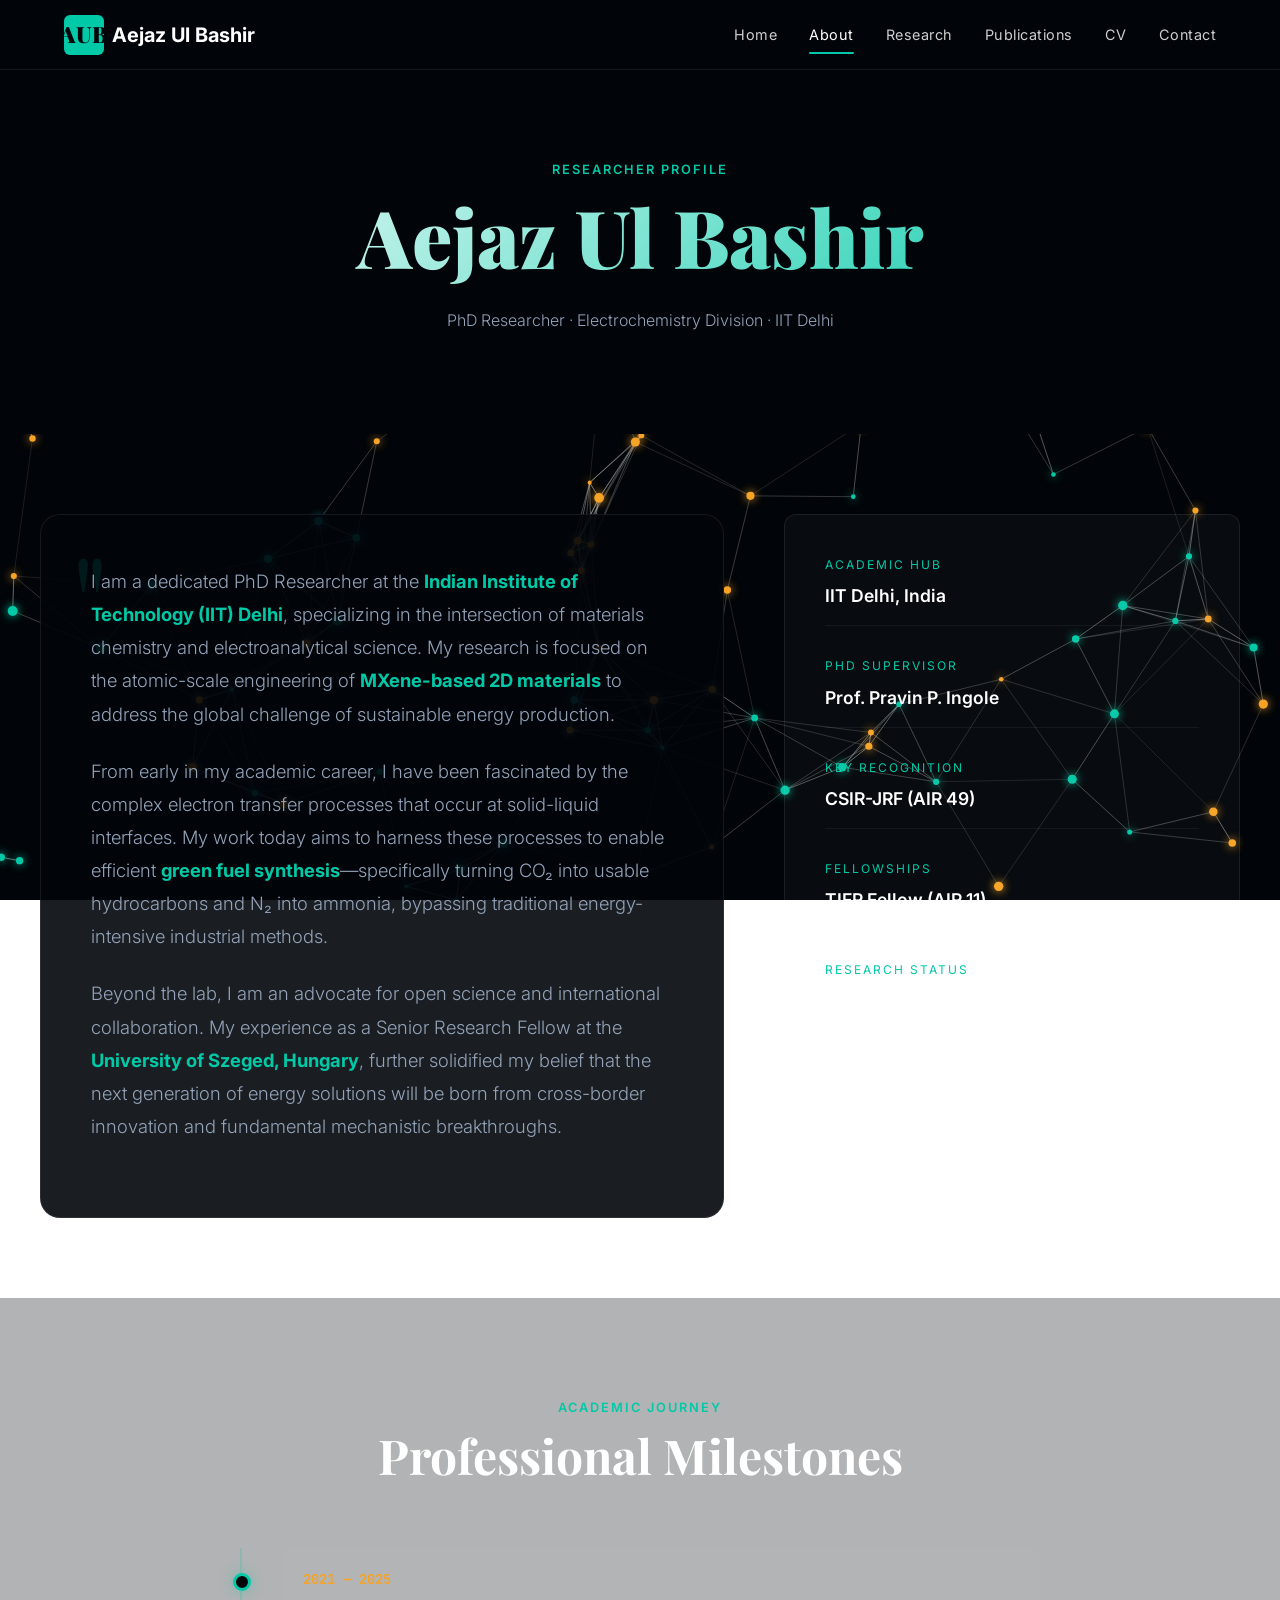
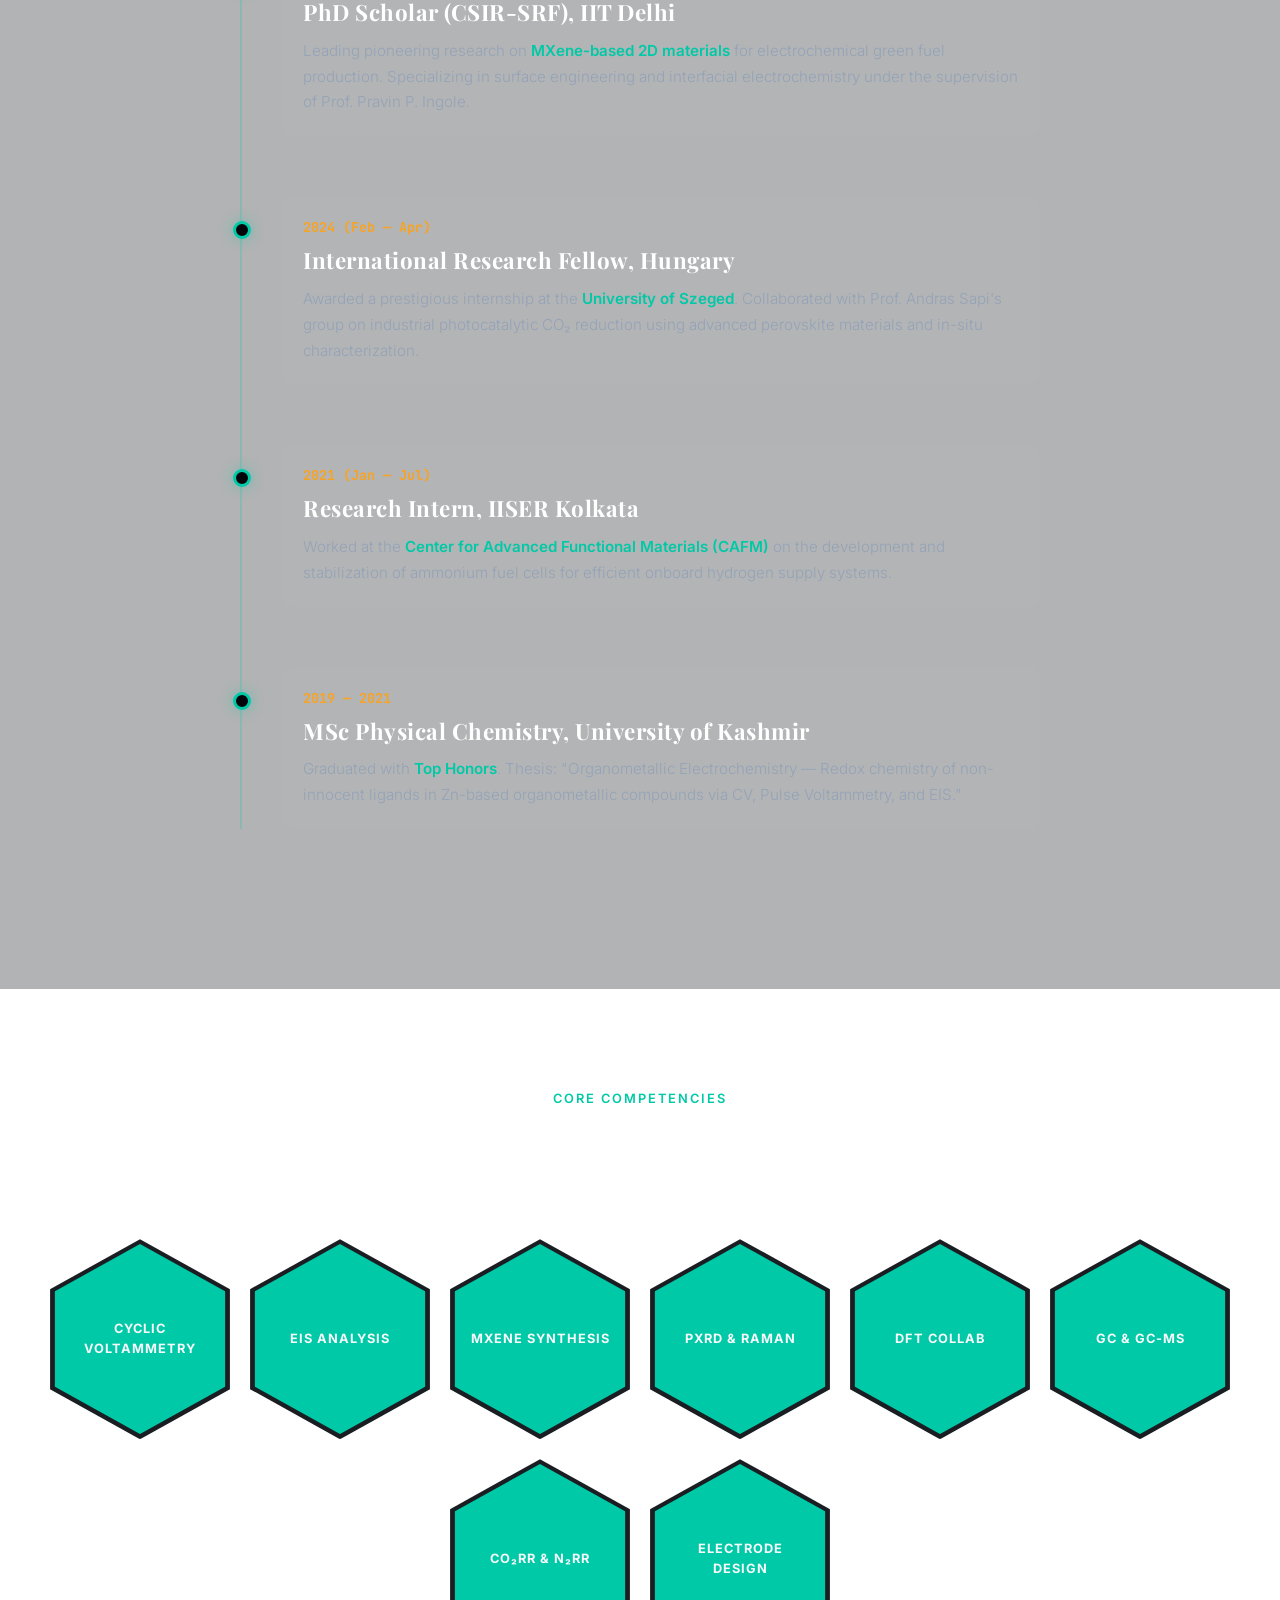
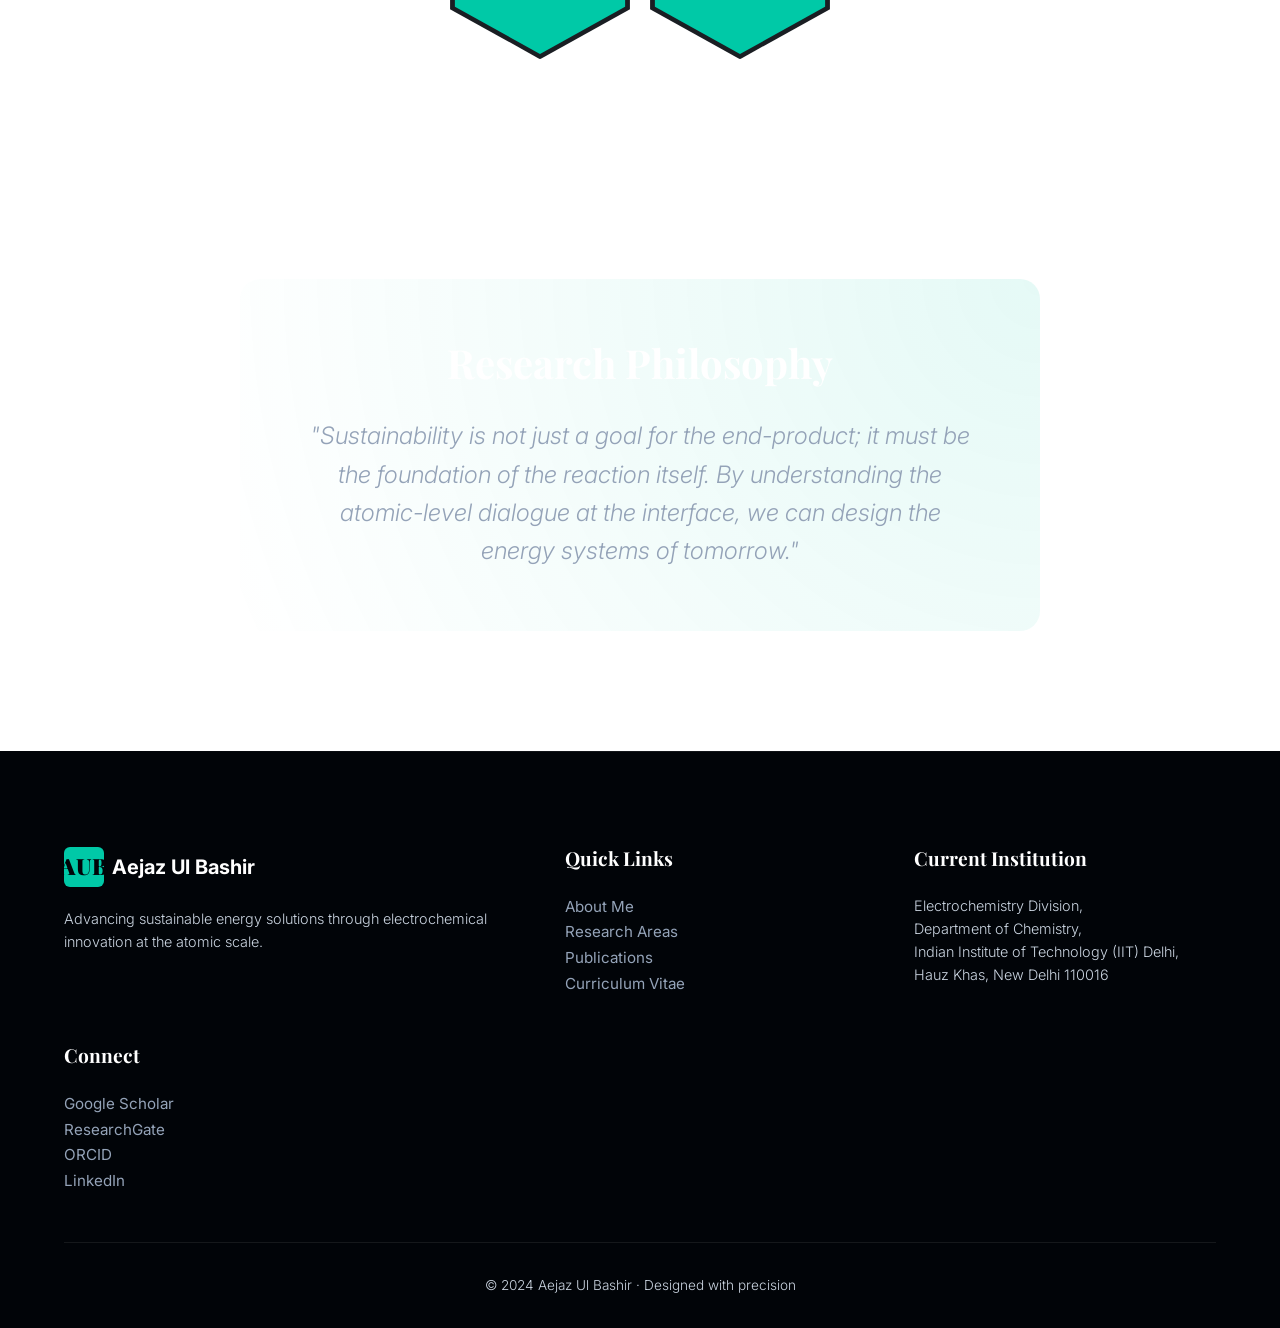
<file: html/about.html>
<!DOCTYPE html>
<html lang="en">
<head>
    <meta charset="UTF-8">
    <meta name="viewport" content="width=device-width, initial-scale=1.0">
    <meta name="description" content="About Aejaz Ul Bashir - PhD Researcher at IIT Delhi. Academic journey, research philosophy, and professional background.">
    <title>About | Aejaz Ul Bashir</title>
    
    <link rel="stylesheet" href="../css/global.css">
    <link rel="stylesheet" href="../css/animations.css">
    <link rel="stylesheet" href="../css/nav.css">
    <link rel="stylesheet" href="../css/components.css">
    <link rel="stylesheet" href="../css/about.css">
    <link rel="stylesheet" href="../css/responsive.css">
</head>
<body class="dark-mode">


    <!-- Navigation -->
    <nav class="navbar scrolled" role="navigation">
        <div class="nav-container">
            <a href="../index.html" class="nav-logo">
                <div class="logo-icon">AUB</div>
                <span>Aejaz Ul Bashir</span>
            </a>
            <div class="nav-links">
                <a href="../index.html" class="nav-link">Home</a>
                <a href="about.html" class="nav-link active">About</a>
                <a href="research.html" class="nav-link">Research</a>
                <a href="publications.html" class="nav-link">Publications</a>
                <a href="cv.html" class="nav-link">CV</a>
                <a href="contact.html" class="nav-link">Contact</a>
            </div>
            <div class="nav-toggle"><span></span><span></span><span></span></div>
        </div>
    </nav>

    <!-- Mobile Nav -->
    <div class="mobile-nav">
        <a href="../index.html" class="mobile-link">Home</a>
        <a href="about.html" class="mobile-link active">About</a>
        <a href="research.html" class="mobile-link">Research</a>
        <a href="publications.html" class="mobile-link">Publications</a>
        <a href="cv.html" class="mobile-link">CV</a>
        <a href="contact.html" class="mobile-link">Contact</a>
    </div>

    <!-- About Hero -->
    <section class="about-hero">
        <div class="container">
            <span class="section-label anim-fade-up">Researcher Profile</span>
            <h1 class="anim-fade-up" style="transition-delay: 200ms;">Aejaz Ul Bashir</h1>
            <p class="text-muted anim-fade-up" style="transition-delay: 400ms;">PhD Researcher · Electrochemistry Division · IIT Delhi</p>
        </div>
    </section>

    <!-- Bio Section -->
    <section class="bio-section container">
        <div class="bio-grid">
            <div class="bio-card anim-fade-left">
                <div class="bio-text">
                    <p>I am a dedicated PhD Researcher at the <strong>Indian Institute of Technology (IIT) Delhi</strong>, specializing in the intersection of materials chemistry and electroanalytical science. My research is focused on the atomic-scale engineering of <strong>MXene-based 2D materials</strong> to address the global challenge of sustainable energy production.</p>
                    <p>From early in my academic career, I have been fascinated by the complex electron transfer processes that occur at solid-liquid interfaces. My work today aims to harness these processes to enable efficient <strong>green fuel synthesis</strong>—specifically turning CO₂ into usable hydrocarbons and N₂ into ammonia, bypassing traditional energy-intensive industrial methods.</p>
                    <p>Beyond the lab, I am an advocate for open science and international collaboration. My experience as a Senior Research Fellow at the <strong>University of Szeged, Hungary</strong>, further solidified my belief that the next generation of energy solutions will be born from cross-border innovation and fundamental mechanistic breakthroughs.</p>
                </div>
            </div>
            <div class="facts-card anim-fade-right">
                <div class="fact-item">
                    <div class="fact-label">Academic Hub</div>
                    <div class="fact-value">IIT Delhi, India</div>
                </div>
                <div class="fact-item">
                    <div class="fact-label">PhD Supervisor</div>
                    <div class="fact-value">Prof. Pravin P. Ingole</div>
                </div>
                <div class="fact-item">
                    <div class="fact-label">Key Recognition</div>
                    <div class="fact-value">CSIR-JRF (AIR 49)</div>
                </div>
                <div class="fact-item">
                    <div class="fact-label">Fellowships</div>
                    <div class="fact-value">TIFR Fellow (AIR 11)</div>
                </div>
                <div class="fact-item">
                    <div class="fact-label">Research Status</div>
                    <div class="fact-value">CSIR-Senior Research Fellow</div>
                </div>
            </div>
        </div>
    </section>

    <!-- Journey Timeline -->
    <section class="journey-section">
        <div class="container">
            <div class="section-header anim-fade-up">
                <span class="section-label">Academic Journey</span>
                <h2 class="section-title">Professional Milestones</h2>
            </div>
            
            <div class="timeline anim-stagger">
                <div class="timeline-node anim-fade-up">
                    <span class="timeline-year">2021 — 2025</span>
                    <h3 class="timeline-title">PhD Scholar (CSIR-SRF), IIT Delhi</h3>
                    <p class="timeline-desc">Leading pioneering research on <strong>MXene-based 2D materials</strong> for electrochemical green fuel production. Specializing in surface engineering and interfacial electrochemistry under the supervision of Prof. Pravin P. Ingole.</p>
                </div>

                <div class="timeline-node anim-fade-up">
                    <span class="timeline-year">2024 (Feb — Apr)</span>
                    <h3 class="timeline-title">International Research Fellow, Hungary</h3>
                    <p class="timeline-desc">Awarded a prestigious internship at the <strong>University of Szeged</strong>. Collaborated with Prof. Andras Sapi's group on industrial photocatalytic CO₂ reduction using advanced perovskite materials and in-situ characterization.</p>
                </div>

                <div class="timeline-node anim-fade-up">
                    <span class="timeline-year">2021 (Jan — Jul)</span>
                    <h3 class="timeline-title">Research Intern, IISER Kolkata</h3>
                    <p class="timeline-desc">Worked at the <strong>Center for Advanced Functional Materials (CAFM)</strong> on the development and stabilization of ammonium fuel cells for efficient onboard hydrogen supply systems.</p>
                </div>

                <div class="timeline-node anim-fade-up">
                    <span class="timeline-year">2019 — 2021</span>
                    <h3 class="timeline-title">MSc Physical Chemistry, University of Kashmir</h3>
                    <p class="timeline-desc">Graduated with <strong>Top Honors</strong>. Thesis: "Organometallic Electrochemistry — Redox chemistry of non-innocent ligands in Zn-based organometallic compounds via CV, Pulse Voltammetry, and EIS."</p>
                </div>
            </div>
        </div>
    </section>

    <!-- Skills Hex Grid -->
    <section class="skills-section container">
        <div class="section-header anim-fade-up">
            <span class="section-label">Core Competencies</span>
            <h2 class="section-title">Technical Expertise</h2>
        </div>
        
        <div class="hex-grid anim-stagger">
            <div class="hex anim-scale-in"><span>Cyclic Voltammetry</span></div>
            <div class="hex anim-scale-in"><span>EIS Analysis</span></div>
            <div class="hex anim-scale-in"><span>MXene Synthesis</span></div>
            <div class="hex anim-scale-in"><span>pXRD & Raman</span></div>
            <div class="hex anim-scale-in"><span>DFT Collab</span></div>
            <div class="hex anim-scale-in"><span>GC & GC-MS</span></div>
            <div class="hex anim-scale-in"><span>CO₂RR & N₂RR</span></div>
            <div class="hex anim-scale-in"><span>Electrode Design</span></div>
        </div>
    </section>

    <!-- Philosophy -->
    <section class="philosophy-section container">
        <div class="phil-card anim-fade-up">
            <h2 class="phil-title">Research Philosophy</h2>
            <p class="phil-quote">"Sustainability is not just a goal for the end-product; it must be the foundation of the reaction itself. By understanding the atomic-level dialogue at the interface, we can design the energy systems of tomorrow."</p>
        </div>
    </section>

    <!-- Footer -->
    <footer class="footer">
        <div class="container">
            <div class="footer-grid">
                <div class="footer-col">
                    <a href="../index.html" class="nav-logo" style="margin-bottom: 20px;">
                        <div class="logo-icon">AUB</div>
                        <span>Aejaz Ul Bashir</span>
                    </a>
                    <p class="feature-desc" style="font-size: 0.9rem;">Advancing sustainable energy solutions through electrochemical innovation at the atomic scale.</p>
                </div>
                <div class="footer-col">
                    <h4>Quick Links</h4>
                    <ul class="footer-links">
                        <li><a href="about.html">About Me</a></li>
                        <li><a href="research.html">Research Areas</a></li>
                        <li><a href="publications.html">Publications</a></li>
                        <li><a href="cv.html">Curriculum Vitae</a></li>
                    </ul>
                </div>
                <div class="footer-col">
                    <h4>Current Institution</h4>
                    <p class="feature-desc" style="font-size: 0.9rem;">
                        Electrochemistry Division,<br>
                        Department of Chemistry,<br>
                        Indian Institute of Technology (IIT) Delhi,<br>
                        Hauz Khas, New Delhi 110016
                    </p>
                </div>
                <div class="footer-col">
                    <h4>Connect</h4>
                    <ul class="footer-links">
                        <li><a href="https://scholar.google.com/citations?user=hjD2JRMAAAAJ&hl=en" target="_blank">Google Scholar</a></li>
                        <li><a href="https://www.researchgate.net/profile/Aejaz-Ul-Bashir" target="_blank">ResearchGate</a></li>
                        <li><a href="https://orcid.org/0000-0002-2627-6318" target="_blank">ORCID</a></li>
                        <li><a href="https://www.linkedin.com/in/aejaz-ul-bashir-4b4719210/" target="_blank">LinkedIn</a></li>
                    </ul>
                </div>
            </div>
            <div class="footer-bottom">
                <p>&copy; 2024 Aejaz Ul Bashir &middot; Designed with precision</p>
            </div>
        </div>
    </footer>

    <!-- Scripts -->
    <script src="../js/particles.js"></script>
    <script src="../js/animations.js"></script>
    <script src="../js/main.js"></script>
</body>
</html>
</file>
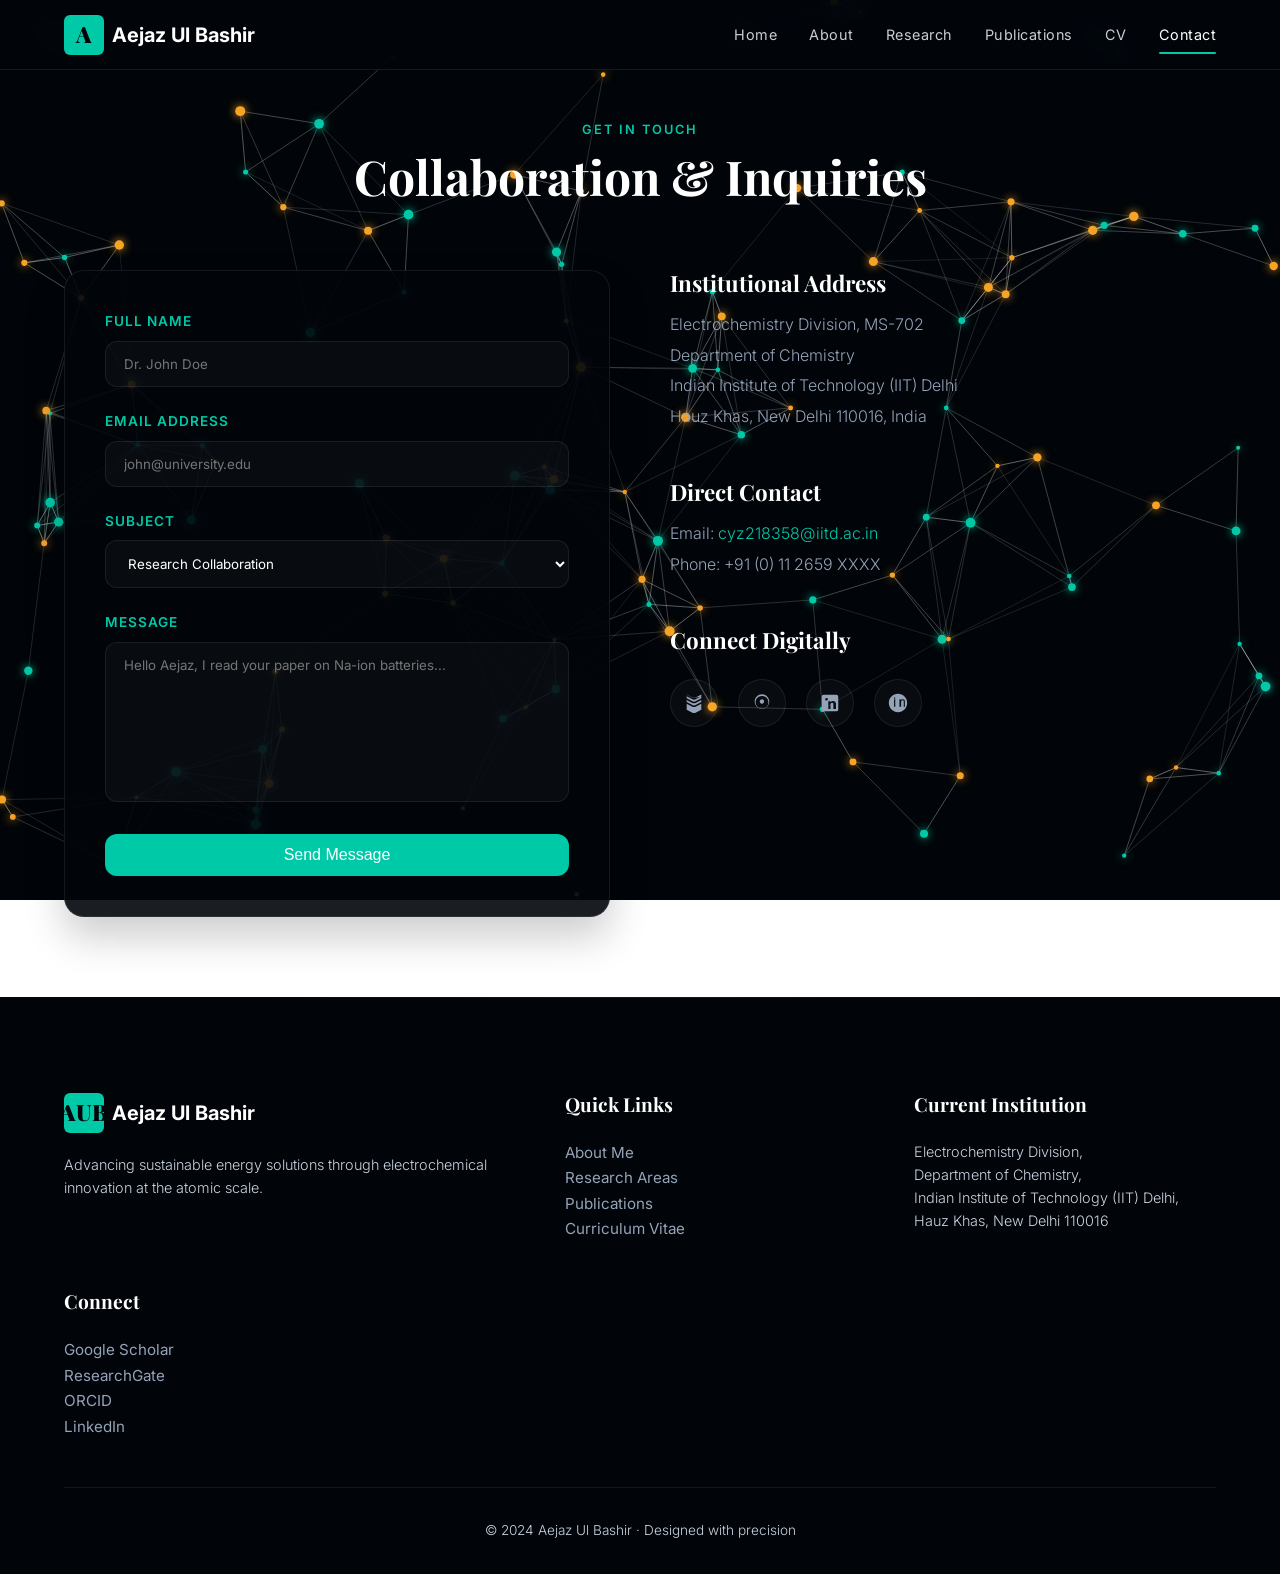
<file: html/contact.html>
<!DOCTYPE html>
<html lang="en">
<head>
    <meta charset="UTF-8">
    <meta name="viewport" content="width=device-width, initial-scale=1.0">
    <title>Contact | Aejaz Ul Bashir</title>
    
    <link rel="stylesheet" href="../css/global.css">
    <link rel="stylesheet" href="../css/animations.css">
    <link rel="stylesheet" href="../css/nav.css">
    <link rel="stylesheet" href="../css/components.css">
    <link rel="stylesheet" href="../css/contact.css">
    <link rel="stylesheet" href="../css/responsive.css">
</head>
<body>

    <nav class="navbar scrolled" role="navigation">
        <div class="nav-container">
            <a href="../index.html" class="nav-logo">
                <div class="logo-icon">A</div>
                <span>Aejaz Ul Bashir</span>
            </a>
            <div class="nav-links">
                <a href="../index.html" class="nav-link">Home</a>
                <a href="about.html" class="nav-link">About</a>
                <a href="research.html" class="nav-link">Research</a>
                <a href="publications.html" class="nav-link">Publications</a>
                <a href="cv.html" class="nav-link">CV</a>
                <a href="contact.html" class="nav-link active">Contact</a>
            </div>
            <div class="nav-toggle"><span></span><span></span><span></span></div>
        </div>
    </nav>

    <div class="mobile-nav">
        <a href="../index.html" class="mobile-link">Home</a>
        <a href="about.html" class="mobile-link">About</a>
        <a href="research.html" class="mobile-link">Research</a>
        <a href="publications.html" class="mobile-link">Publications</a>
        <a href="cv.html" class="mobile-link">CV</a>
        <a href="contact.html" class="mobile-link">Contact</a>
    </div>

    <main class="container" style="padding-top: 120px; padding-bottom: 80px;">
        <div class="section-header anim-fade-up">
            <span class="section-label">Get In Touch</span>
            <h2 class="section-title">Collaboration & Inquiries</h2>
        </div>

        <div class="contact-grid">
            <!-- Left: Form -->
            <div class="contact-form-wrap anim-fade-left">
                <form id="contact-form">
                    <div class="form-group">
                        <label class="form-label">Full Name</label>
                        <input type="text" class="form-control" id="name" required placeholder="Dr. John Doe">
                    </div>
                    <div class="form-group">
                        <label class="form-label">Email Address</label>
                        <input type="email" class="form-control" id="email" required placeholder="john@university.edu">
                    </div>
                    <div class="form-group">
                        <label class="form-label">Subject</label>
                        <select class="form-control" id="subject">
                            <option>Research Collaboration</option>
                            <option>Publication Inquiry</option>
                            <option>General Message</option>
                        </select>
                    </div>
                    <div class="form-group">
                        <label class="form-label">Message</label>
                        <textarea class="form-control" id="message" required placeholder="Hello Aejaz, I read your paper on Na-ion batteries..."></textarea>
                    </div>
                    <button type="submit" class="btn btn-primary" style="width: 100%;">Send Message</button>
                </form>
            </div>

            <!-- Right: Info -->
            <div class="contact-info anim-fade-right">
                <div class="info-block">
                    <h4>Institutional Address</h4>
                    <p>Electrochemistry Division, MS-702</p>
                    <p>Department of Chemistry</p>
                    <p>Indian Institute of Technology (IIT) Delhi</p>
                    <p>Hauz Khas, New Delhi 110016, India</p>
                </div>

                <div class="info-block">
                    <h4>Direct Contact</h4>
                    <p>Email: <a href="mailto:cyz218358@iitd.ac.in" class="text-accent">cyz218358@iitd.ac.in</a></p>
                    <p>Phone: +91 (0) 11 2659 XXXX</p>
                </div>

                <div class="info-block">
                    <h4>Connect Digitally</h4>
                    <div class="social-links">
                        <a href="https://scholar.google.com/citations?user=hjD2JRMAAAAJ&hl=en" class="social-link" title="Google Scholar" target="_blank"><svg viewBox="0 0 24 24"><path d="M12,23C12,23 12,23 12,23C11.39,23 10.79,22.84 10.25,22.56L4,19.33V12.73L10.25,15.96C10.79,16.24 11.39,16.4 12,16.4C12.61,16.4 13.21,16.24 13.75,15.96L20,12.73V19.33L13.75,22.56C13.21,22.84 12.61,23 12,23M12,14.6C11.39,14.6 10.79,14.44 10.25,14.16L4,10.93V8.73L10.25,11.96C10.79,12.24 11.39,12.4 12,12.4C12.61,12.4 13.21,12.24 13.75,11.96L20,8.73V10.93L13.75,14.16C13.21,14.44 12.61,14.6 12,14.6M12,10.6C11.39,10.6 10.79,10.44 10.25,10.16L4,6.93V4.73L10.25,7.96C10.79,8.24 11.39,8.4 12,8.4C12.61,8.4 13.21,8.24 13.75,7.96L20,4.73V6.93L13.75,10.16C13.21,10.44 12.61,10.6 12,10.6M12,6.6C11.39,6.6 10.79,6.44 10.25,6.16L4,2.93V2.73L10.25,5.96C10.79,6.24 11.39,6.4 12,6.4C12.61,6.4 13.21,6.24 13.75,5.96L20,2.73V4.93L13.75,6.16C13.21,6.44 12.61,6.6 12,6.6Z" /></svg></a>
                        <a href="https://www.researchgate.net/profile/Aejaz-Ul-Bashir" class="social-link" title="ResearchGate" target="_blank"><svg viewBox="0 0 24 24"><path d="M11.9,4.4c1.3,0,2.5,0.3,3.6,0.9c1,0.6,1.9,1.4,2.5,2.4c0.6,1,1,2.2,1,3.5c0,1.3-0.3,2.5-0.9,3.5c-0.6,1-1.5,1.8-2.5,2.4c-1,0.6-2.2,0.9-3.5,0.9c-1.3,0-2.5-0.3-3.6-0.9c-1-0.6-1.9-1.4-2.5-2.4c-0.6-1-1-2.2-1-3.5c0-1.3,0.3-2.5,0.9-3.5c0.6-1,1.5-1.8,2.5-2.4C9.5,4.7,10.6,4.4,11.9,4.4 M11.9,2.4C7.5,2.4,4,6,4,10.4c0,4.4,3.5,8,7.9,8c4.4,0,8-3.5,8-8C19.9,6,16.3,2.4,11.9,2.4 M14.3,10.4c0-1.3-1.1-2.4-2.4-2.4c-1.3,0-2.4,1.1-2.4,2.4c0,1.3,1.1,2.4,2.4,2.4C13.2,12.8,14.3,11.7,14.3,10.4z" /></svg></a>
                        <a href="https://www.linkedin.com/in/aejaz-ul-bashir-4b4719210/" class="social-link" title="LinkedIn" target="_blank"><svg viewBox="0 0 24 24"><path d="M19,3A2,2 0 0,1 21,5V19A2,2 0 0,1 19,21H5A2,2 0 0,1 3,19V5A2,2 0 0,1 5,3H19M18.5,18.5V13.2A3.26,3.26 0 0,0 15.24,9.94C13.93,9.94 13,10.63 12.59,11.24V10.13H10.13V18.5H12.59V14.11C12.59,12.96 12.87,11.85 14.28,11.85C15.67,11.85 15.67,13.15 15.67,14.18V18.5H18.5M7,10.13H9.45V18.5H7V10.13M8.22,6.41C7.42,6.41 6.77,7.05 6.77,7.85C6.77,8.65 7.42,9.3 8.22,9.3C9.03,9.3 9.68,8.65 9.68,7.85C9.68,7.05 9.03,6.41 8.22,6.41Z" /></svg></a>
                        <a href="https://orcid.org/0000-0002-2627-6318" class="social-link" title="ORCID" target="_blank"><svg viewBox="0 0 24 24"><path d="M12,2C6.47,2,2,6.47,2,12s4.47,10,10,10s10-4.47,10-10S17.53,2,12,2z M8.99,16H7.72V7.93h1.27V16z M8.35,7.31c-0.41,0-0.75-0.34-0.75-0.75c0-0.41,0.34-0.75,0.75-0.75s0.75,0.34,0.75,0.75C9.1,6.97,8.76,7.31,8.35,7.31z M14.79,16h-1.21V7.93h1.21v1.17c0.23-0.43,0.6-0.74,1.06-0.96c0.46-0.21,0.96-0.32,1.5-0.32c1.43,0,2.15,0.85,2.15,2.54V16h-1.21v-5.46c0-1.07-0.43-1.6-1.3-1.6c-0.54,0-0.94,0.22-1.2,0.65C15.53,9.8,15.4,10.42,15.4,11.45V16H14.79z" /></svg></a>
                    </div>
                </div>
            </div>
        </div>
    </main>

    <!-- Success State Overlay -->
    <div class="success-overlay">
        <svg class="checkmark" xmlns="http://www.w3.org/2000/svg" viewBox="0 0 52 52">
            <circle class="checkmark__circle" cx="26" cy="26" r="25" fill="none"/>
            <path class="checkmark__check" fill="none" d="M14.1 27.2l7.1 7.2 16.7-16.8"/>
        </svg>
        <h2 class="text-white">Message Sent Successfully!</h2>
        <p class="text-muted">I will get back to you shortly.</p>
        <button class="btn btn-primary" onclick="location.reload()" style="margin-top: 30px;">Return</button>
    </div>

    <footer class="footer">
        <div class="container">
            <div class="footer-grid">
                <div class="footer-col">
                    <a href="../index.html" class="nav-logo" style="margin-bottom: 20px;">
                        <div class="logo-icon">AUB</div>
                        <span>Aejaz Ul Bashir</span>
                    </a>
                    <p class="feature-desc" style="font-size: 0.9rem;">Advancing sustainable energy solutions through electrochemical innovation at the atomic scale.</p>
                </div>
                <div class="footer-col">
                    <h4>Quick Links</h4>
                    <ul class="footer-links">
                        <li><a href="about.html">About Me</a></li>
                        <li><a href="research.html">Research Areas</a></li>
                        <li><a href="publications.html">Publications</a></li>
                        <li><a href="cv.html">Curriculum Vitae</a></li>
                    </ul>
                </div>
                <div class="footer-col">
                    <h4>Current Institution</h4>
                    <p class="feature-desc" style="font-size: 0.9rem;">
                        Electrochemistry Division,<br>
                        Department of Chemistry,<br>
                        Indian Institute of Technology (IIT) Delhi,<br>
                        Hauz Khas, New Delhi 110016
                    </p>
                </div>
                <div class="footer-col">
                    <h4>Connect</h4>
                    <ul class="footer-links">
                        <li><a href="https://scholar.google.com/citations?user=hjD2JRMAAAAJ&hl=en" target="_blank">Google Scholar</a></li>
                        <li><a href="https://www.researchgate.net/profile/Aejaz-Ul-Bashir" target="_blank">ResearchGate</a></li>
                        <li><a href="https://orcid.org/0000-0002-2627-6318" target="_blank">ORCID</a></li>
                        <li><a href="https://www.linkedin.com/in/aejaz-ul-bashir-4b4719210/" target="_blank">LinkedIn</a></li>
                    </ul>
                </div>
            </div>
            <div class="footer-bottom">
                <p>&copy; 2024 Aejaz Ul Bashir &middot; Designed with precision</p>
            </div>
        </div>
    </footer>

    <script src="../js/particles.js"></script>
    <script src="../js/animations.js"></script>
    <script src="../js/main.js"></script>
    <script>
        document.getElementById('contact-form').addEventListener('submit', (e) => {
            e.preventDefault();
            document.querySelector('.success-overlay').classList.add('show');
        });
    </script>
</body>
</html>
</file>
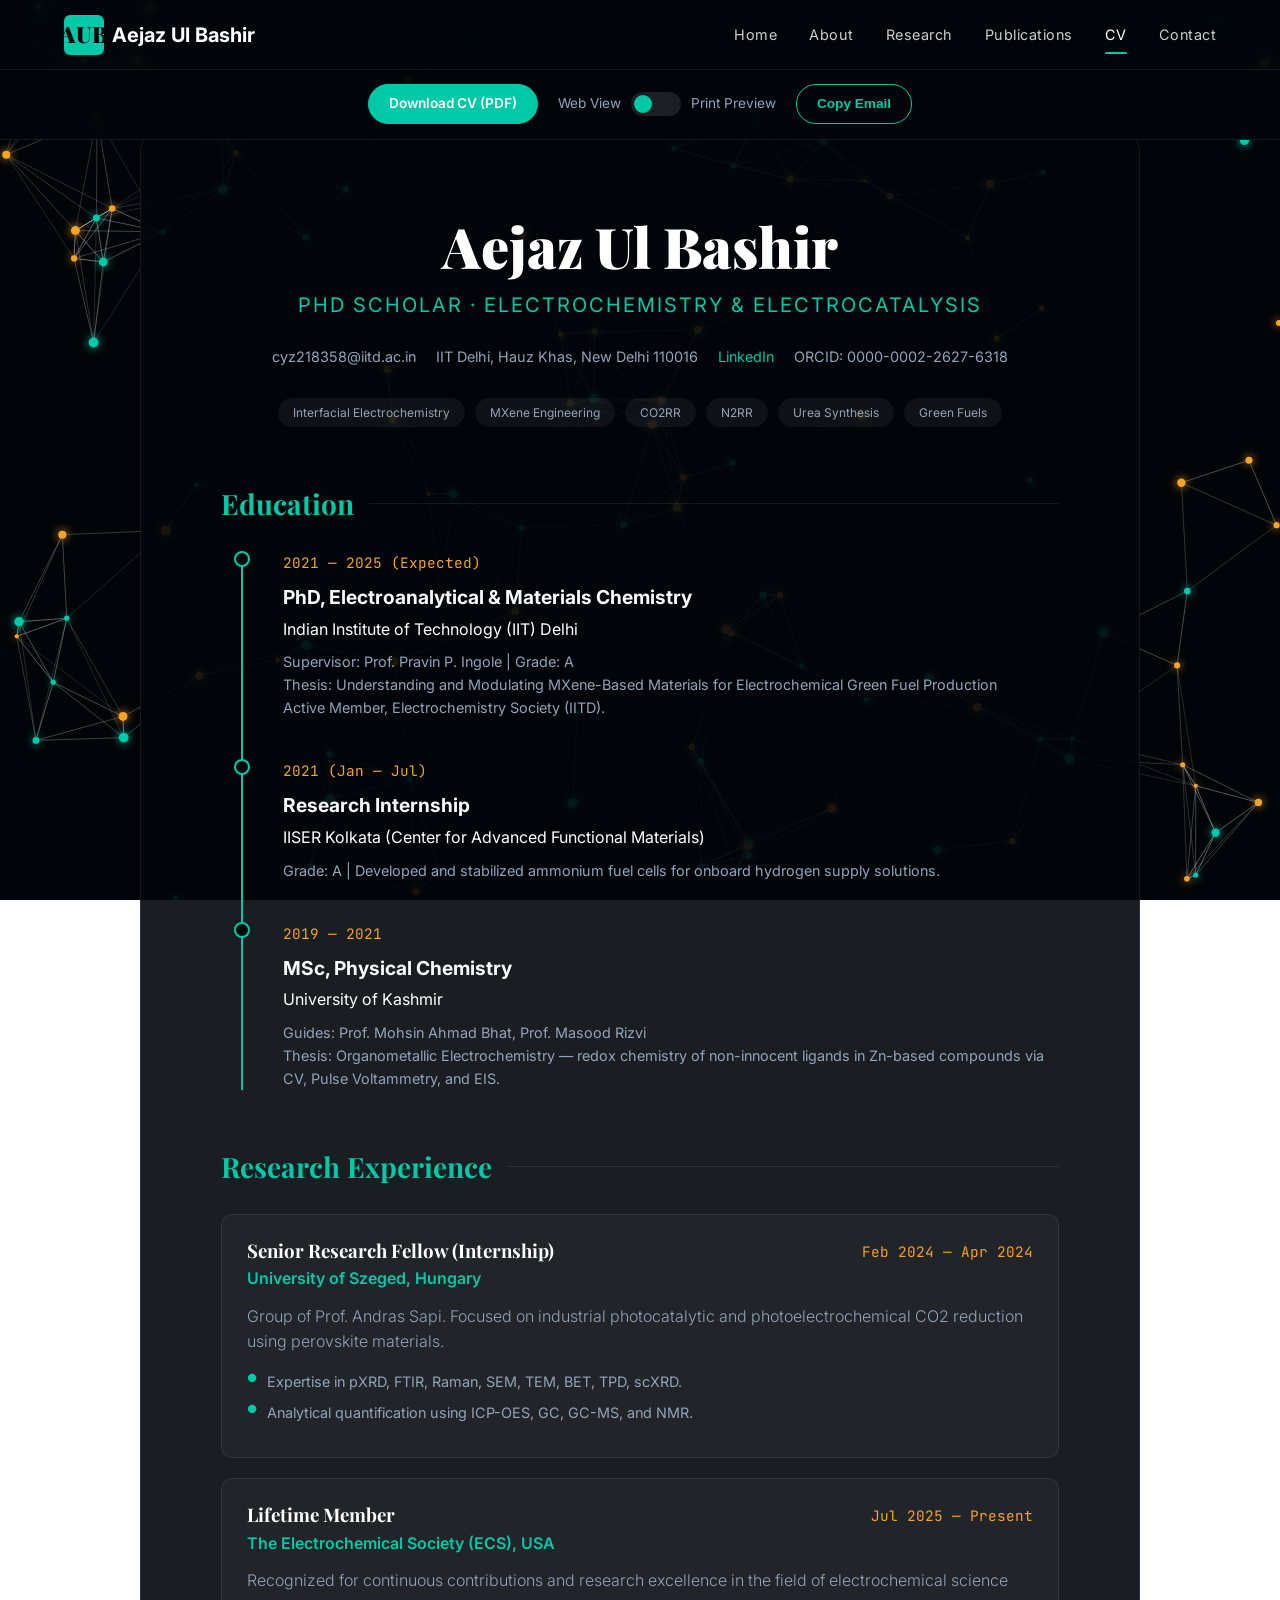
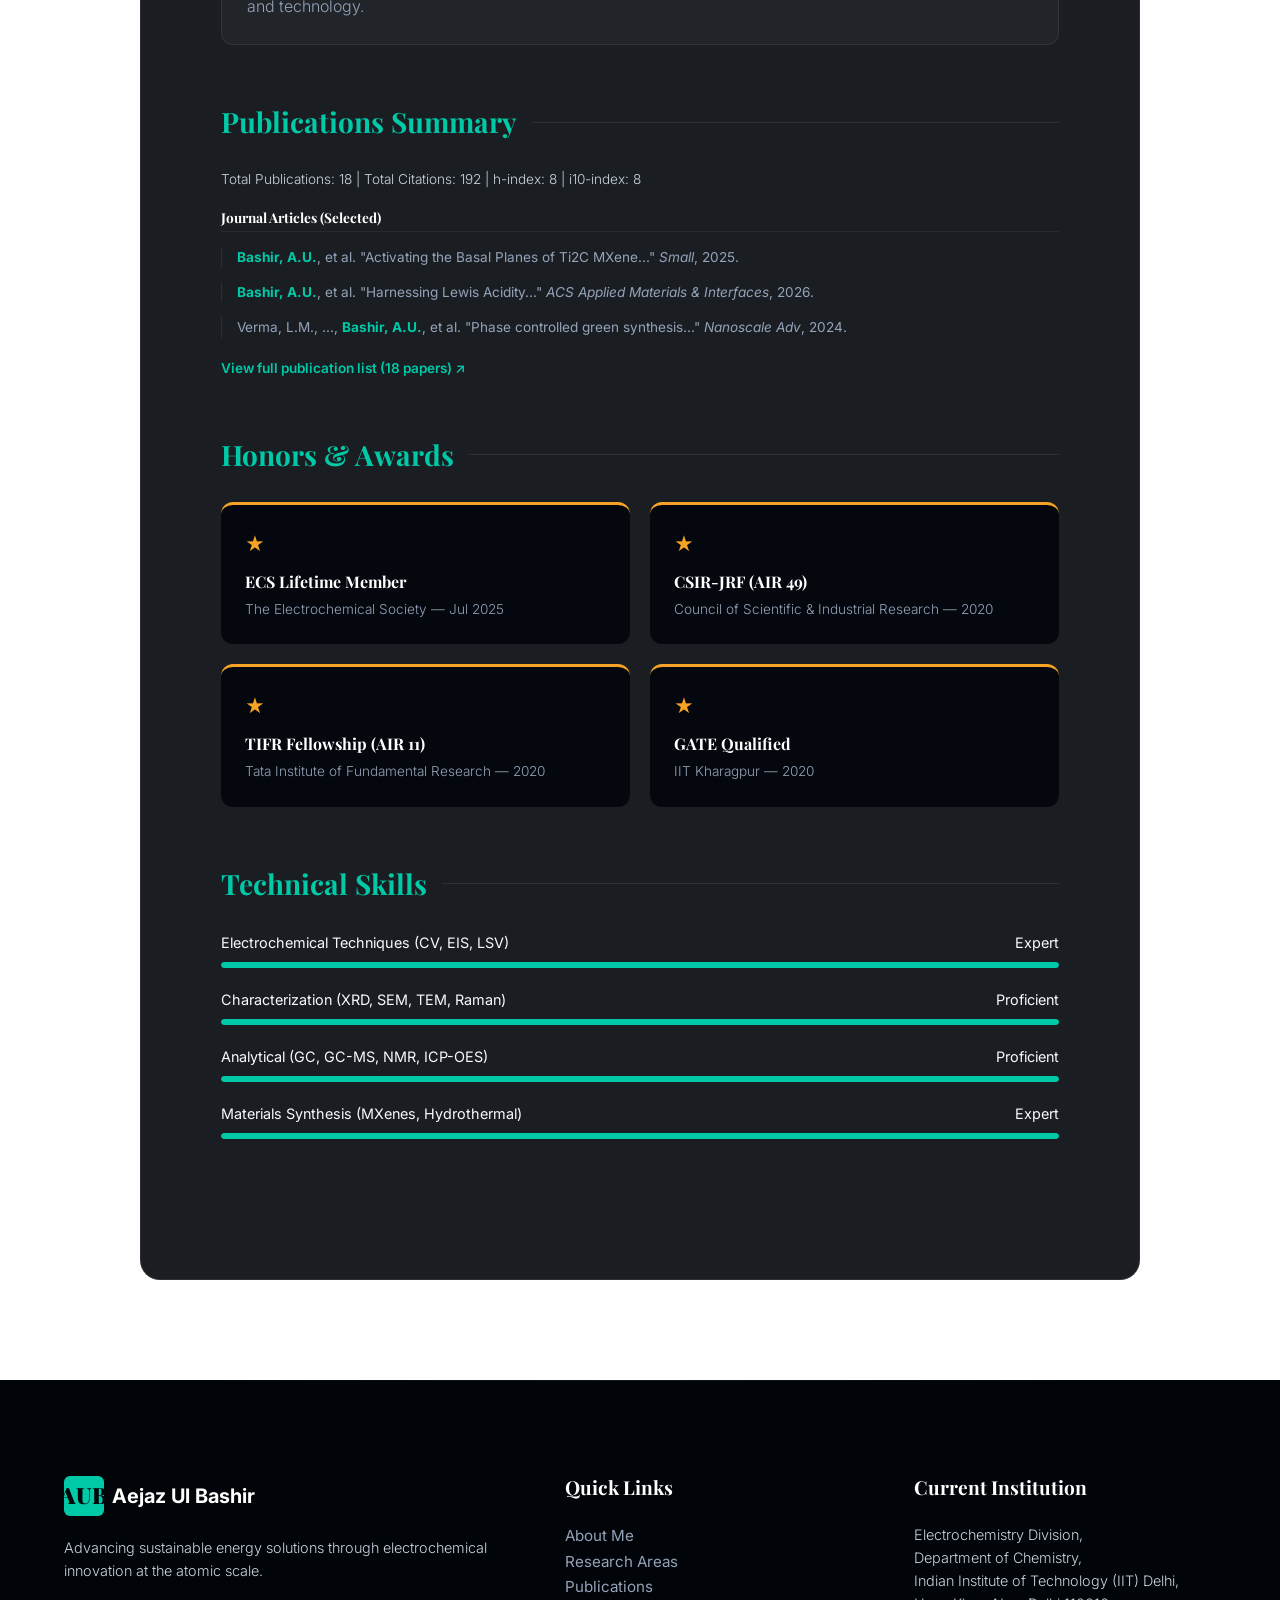
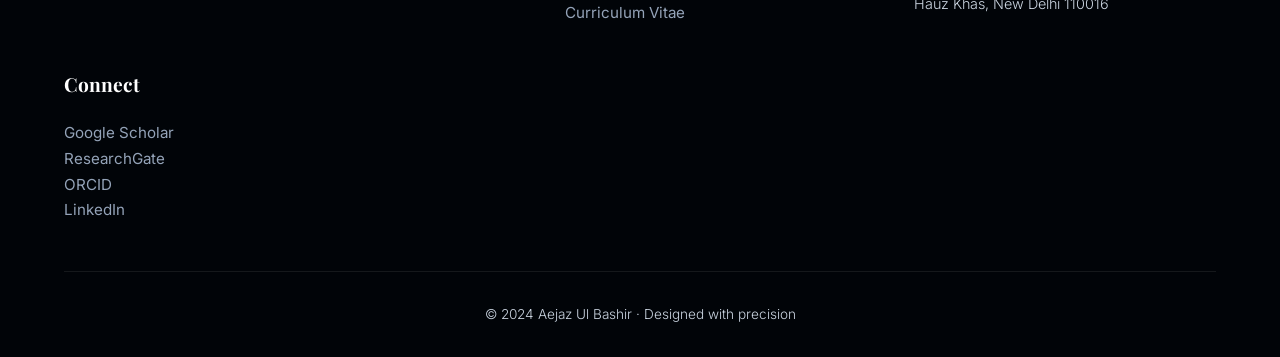
<file: html/cv.html>
<!DOCTYPE html>
<html lang="en">
<head>
    <meta charset="UTF-8">
    <meta name="viewport" content="width=device-width, initial-scale=1.0">
    <meta name="description" content="Curriculum Vitae of Aejaz Ul Bashir. PhD Scholar at IIT Delhi specializing in Electrochemistry.">
    <title>CV | Aejaz Ul Bashir</title>
    
    <link rel="stylesheet" href="../css/global.css">
    <link rel="stylesheet" href="../css/animations.css">
    <link rel="stylesheet" href="../css/nav.css">
    <link rel="stylesheet" href="../css/components.css">
    <link rel="stylesheet" href="../css/cv.css">
    <link rel="stylesheet" href="../css/responsive.css">
</head>
<body class="dark-mode">

    <!-- Canvas Background -->

    <!-- Navigation -->
    <nav class="navbar scrolled" role="navigation">
        <div class="nav-container">
            <a href="../index.html" class="nav-logo">
                <div class="logo-icon">AUB</div>
                <span>Aejaz Ul Bashir</span>
            </a>
            <div class="nav-links">
                <a href="../index.html" class="nav-link">Home</a>
                <a href="about.html" class="nav-link">About</a>
                <a href="research.html" class="nav-link">Research</a>
                <a href="publications.html" class="nav-link">Publications</a>
                <a href="cv.html" class="nav-link active">CV</a>
                <a href="contact.html" class="nav-link">Contact</a>
            </div>
            <div class="nav-toggle"><span></span><span></span><span></span></div>
        </div>
    </nav>

    <!-- CV Top Bar -->
    <div class="cv-top-bar">
        <a href="../assets/cv.pdf" download="Aejaz_Ul_Bashir_CV.pdf" class="cv-btn primary">Download CV (PDF)</a>
        <div class="toggle-wrap">
            <span>Web View</span>
            <div class="toggle-switch" id="view-toggle"><div class="toggle-circle"></div></div>
            <span>Print Preview</span>
        </div>
        <button class="cv-btn" id="copy-email">Copy Email</button>
    </div>

    <!-- CV Content -->
    <div class="container">
        <div class="cv-shell" id="cv-content">
            
            <!-- Header -->
            <header class="cv-header">
                <h1 class="cv-name">Aejaz Ul Bashir</h1>
                <div class="cv-title">PhD Scholar · Electrochemistry & Electrocatalysis</div>
                <div class="cv-contact">
                    <span>cyz218358@iitd.ac.in</span>
                    <span>IIT Delhi, Hauz Khas, New Delhi 110016</span>
                    <a href="https://www.linkedin.com/in/aejaz-ul-bashir-4b4719210/" target="_blank" style="color: var(--accent);">LinkedIn</a>
                    <span>ORCID: 0000-0002-2627-6318</span>
                </div>
                <div class="cv-interests">
                    <span class="interest-pill">Interfacial Electrochemistry</span>
                    <span class="interest-pill">MXene Engineering</span>
                    <span class="interest-pill">CO2RR</span>
                    <span class="interest-pill">N2RR</span>
                    <span class="interest-pill">Urea Synthesis</span>
                    <span class="interest-pill">Green Fuels</span>
                </div>
            </header>

            <!-- Education -->
            <section class="cv-section">
                <h2 class="cv-section-title">Education</h2>
                <div class="cv-timeline">
                    <div class="timeline-item anim-fade-up">
                        <span class="timeline-date">2021 — 2025 (Expected)</span>
                        <div class="timeline-heading">PhD, Electroanalytical & Materials Chemistry</div>
                        <div class="timeline-sub">Indian Institute of Technology (IIT) Delhi</div>
                        <div class="timeline-details">
                            Supervisor: Prof. Pravin P. Ingole | Grade: A<br>
                            Thesis: Understanding and Modulating MXene-Based Materials for Electrochemical Green Fuel Production<br>
                            Active Member, Electrochemistry Society (IITD).
                        </div>
                    </div>
                    <div class="timeline-item anim-fade-up">
                        <span class="timeline-date">2021 (Jan — Jul)</span>
                        <div class="timeline-heading">Research Internship</div>
                        <div class="timeline-sub">IISER Kolkata (Center for Advanced Functional Materials)</div>
                        <div class="timeline-details">
                            Grade: A | Developed and stabilized ammonium fuel cells for onboard hydrogen supply solutions.
                        </div>
                    </div>
                    <div class="timeline-item anim-fade-up">
                        <span class="timeline-date">2019 — 2021</span>
                        <div class="timeline-heading">MSc, Physical Chemistry</div>
                        <div class="timeline-sub">University of Kashmir</div>
                        <div class="timeline-details">
                            Guides: Prof. Mohsin Ahmad Bhat, Prof. Masood Rizvi<br>
                            Thesis: Organometallic Electrochemistry — redox chemistry of non-innocent ligands in Zn-based compounds via CV, Pulse Voltammetry, and EIS.
                        </div>
                    </div>
                </div>
            </section>

            <!-- Research Experience -->
            <section class="cv-section">
                <h2 class="cv-section-title">Research Experience</h2>
                <div class="exp-card anim-fade-up">
                    <div class="exp-header">
                        <div>
                            <h3 style="margin-bottom: 4px;">Senior Research Fellow (Internship)</h3>
                            <div class="text-accent" style="font-weight: 600;">University of Szeged, Hungary</div>
                        </div>
                        <span class="timeline-date">Feb 2024 — Apr 2024</span>
                    </div>
                    <p class="text-muted">Group of Prof. Andras Sapi. Focused on industrial photocatalytic and photoelectrochemical CO2 reduction using perovskite materials.</p>
                    <ul class="exp-list">
                        <li>Expertise in pXRD, FTIR, Raman, SEM, TEM, BET, TPD, scXRD.</li>
                        <li>Analytical quantification using ICP-OES, GC, GC-MS, and NMR.</li>
                    </ul>
                </div>
                <div class="exp-card anim-fade-up">
                    <div class="exp-header">
                        <div>
                            <h3 style="margin-bottom: 4px;">Lifetime Member</h3>
                            <div class="text-accent" style="font-weight: 600;">The Electrochemical Society (ECS), USA</div>
                        </div>
                        <span class="timeline-date">Jul 2025 — Present</span>
                    </div>
                    <p class="text-muted">Recognized for continuous contributions and research excellence in the field of electrochemical science and technology.</p>
                </div>
            </section>

            <!-- Publications Summary -->
            <section class="cv-section">
                <h2 class="cv-section-title">Publications Summary</h2>
                <div class="pub-summary">
                    <p style="margin-bottom: 20px;">Total Publications: 18 | Total Citations: 192 | h-index: 8 | i10-index: 8</p>
                    
                    <div class="pub-group">
                        <h4 style="margin-bottom: 15px; border-bottom: 1px solid rgba(255,255,255,0.05); padding-bottom: 5px;">Journal Articles (Selected)</h4>
                        <div class="pub-entry"><b>Bashir, A.U.</b>, et al. "Activating the Basal Planes of Ti2C MXene..." <i>Small</i>, 2025.</div>
                        <div class="pub-entry"><b>Bashir, A.U.</b>, et al. "Harnessing Lewis Acidity..." <i>ACS Applied Materials & Interfaces</i>, 2026.</div>
                        <div class="pub-entry">Verma, L.M., ..., <b>Bashir, A.U.</b>, et al. "Phase controlled green synthesis..." <i>Nanoscale Adv</i>, 2024.</div>
                    </div>
                    
                    <p style="margin-top: 20px;"><a href="publications.html" style="color: var(--accent); font-weight: 600;">View full publication list (18 papers) ↗</a></p>
                </div>
            </section>

            <!-- Awards -->
            <section class="cv-section">
                <h2 class="cv-section-title">Honors & Awards</h2>
                <div class="award-grid anim-stagger">
                    <div class="award-card anim-fade-up">
                        <div class="award-icon">★</div>
                        <h4 style="margin-bottom: 8px;">ECS Lifetime Member</h4>
                        <p class="text-muted" style="font-size: 0.85rem;">The Electrochemical Society — Jul 2025</p>
                    </div>
                    <div class="award-card anim-fade-up">
                        <div class="award-icon">★</div>
                        <h4 style="margin-bottom: 8px;">CSIR-JRF (AIR 49)</h4>
                        <p class="text-muted" style="font-size: 0.85rem;">Council of Scientific & Industrial Research — 2020</p>
                    </div>
                    <div class="award-card anim-fade-up">
                        <div class="award-icon">★</div>
                        <h4 style="margin-bottom: 8px;">TIFR Fellowship (AIR 11)</h4>
                        <p class="text-muted" style="font-size: 0.85rem;">Tata Institute of Fundamental Research — 2020</p>
                    </div>
                    <div class="award-card anim-fade-up">
                        <div class="award-icon">★</div>
                        <h4 style="margin-bottom: 8px;">GATE Qualified</h4>
                        <p class="text-muted" style="font-size: 0.85rem;">IIT Kharagpur — 2020</p>
                    </div>
                </div>
            </section>

            <!-- Skills -->
            <section class="cv-section">
                <h2 class="cv-section-title">Technical Skills</h2>
                <div class="skill-grid">
                    <div class="skill-row anim-fade-up">
                        <div class="skill-label"><span>Electrochemical Techniques (CV, EIS, LSV)</span><span>Expert</span></div>
                        <div class="skill-bar-bg"><div class="skill-bar-fill" style="transform: scaleX(0.95);"></div></div>
                    </div>
                    <div class="skill-row anim-fade-up">
                        <div class="skill-label"><span>Characterization (XRD, SEM, TEM, Raman)</span><span>Proficient</span></div>
                        <div class="skill-bar-bg"><div class="skill-bar-fill" style="transform: scaleX(0.9);"></div></div>
                    </div>
                    <div class="skill-row anim-fade-up">
                        <div class="skill-label"><span>Analytical (GC, GC-MS, NMR, ICP-OES)</span><span>Proficient</span></div>
                        <div class="skill-bar-bg"><div class="skill-bar-fill" style="transform: scaleX(0.85);"></div></div>
                    </div>
                    <div class="skill-row anim-fade-up">
                        <div class="skill-label"><span>Materials Synthesis (MXenes, Hydrothermal)</span><span>Expert</span></div>
                        <div class="skill-bar-bg"><div class="skill-bar-fill" style="transform: scaleX(0.92);"></div></div>
                    </div>
                </div>
            </section>

        </div>
    </div>

    <!-- Footer -->
    <footer class="footer">
        <div class="container">
            <div class="footer-grid">
                <div class="footer-col">
                    <a href="../index.html" class="nav-logo" style="margin-bottom: 20px;">
                        <div class="logo-icon">AUB</div>
                        <span>Aejaz Ul Bashir</span>
                    </a>
                    <p class="feature-desc" style="font-size: 0.9rem;">Advancing sustainable energy solutions through electrochemical innovation at the atomic scale.</p>
                </div>
                <div class="footer-col">
                    <h4>Quick Links</h4>
                    <ul class="footer-links">
                        <li><a href="about.html">About Me</a></li>
                        <li><a href="research.html">Research Areas</a></li>
                        <li><a href="publications.html">Publications</a></li>
                        <li><a href="cv.html">Curriculum Vitae</a></li>
                    </ul>
                </div>
                <div class="footer-col">
                    <h4>Current Institution</h4>
                    <p class="feature-desc" style="font-size: 0.9rem;">
                        Electrochemistry Division,<br>
                        Department of Chemistry,<br>
                        Indian Institute of Technology (IIT) Delhi,<br>
                        Hauz Khas, New Delhi 110016
                    </p>
                </div>
                <div class="footer-col">
                    <h4>Connect</h4>
                    <ul class="footer-links">
                        <li><a href="https://scholar.google.com/citations?user=hjD2JRMAAAAJ&hl=en" target="_blank">Google Scholar</a></li>
                        <li><a href="https://www.researchgate.net/profile/Aejaz-Ul-Bashir" target="_blank">ResearchGate</a></li>
                        <li><a href="https://orcid.org/0000-0002-2627-6318" target="_blank">ORCID</a></li>
                        <li><a href="https://www.linkedin.com/in/aejaz-ul-bashir-4b4719210/" target="_blank">LinkedIn</a></li>
                    </ul>
                </div>
            </div>
            <div class="footer-bottom">
                <p>&copy; 2024 Aejaz Ul Bashir &middot; Designed with precision</p>
            </div>
        </div>
    </footer>

    <!-- Scripts -->
    <script src="../js/particles.js"></script>
    <script src="../js/animations.js"></script>
    <script src="../js/main.js"></script>
    <script>
        document.addEventListener('DOMContentLoaded', () => {
            const toggle = document.getElementById('view-toggle');
            const body = document.body;
            const cvContent = document.getElementById('cv-content');

            toggle.addEventListener('click', () => {
                body.classList.toggle('print-mode');
            });

            document.getElementById('copy-email').addEventListener('click', () => {
                navigator.clipboard.writeText('cyz218358@iitd.ac.in').then(() => {
                    alert('Email copied to clipboard!');
                });
            });

            // Animate skill bars on scroll
            const bars = document.querySelectorAll('.skill-bar-fill');
            const obs = new IntersectionObserver((entries) => {
                entries.forEach(entry => {
                    if (entry.isIntersecting) {
                        entry.target.style.transform = entry.target.style.transform.replace('scaleX(0)', 'scaleX(1)');
                        // Note: I used inline style for target width, so just trigger transform
                        const targetScale = entry.target.style.transform;
                        entry.target.style.transform = 'scaleX(1)';
                    }
                });
            }, { threshold: 0.5 });
            bars.forEach(b => obs.observe(b));
        });
    </script>
</body>
</html>
</file>
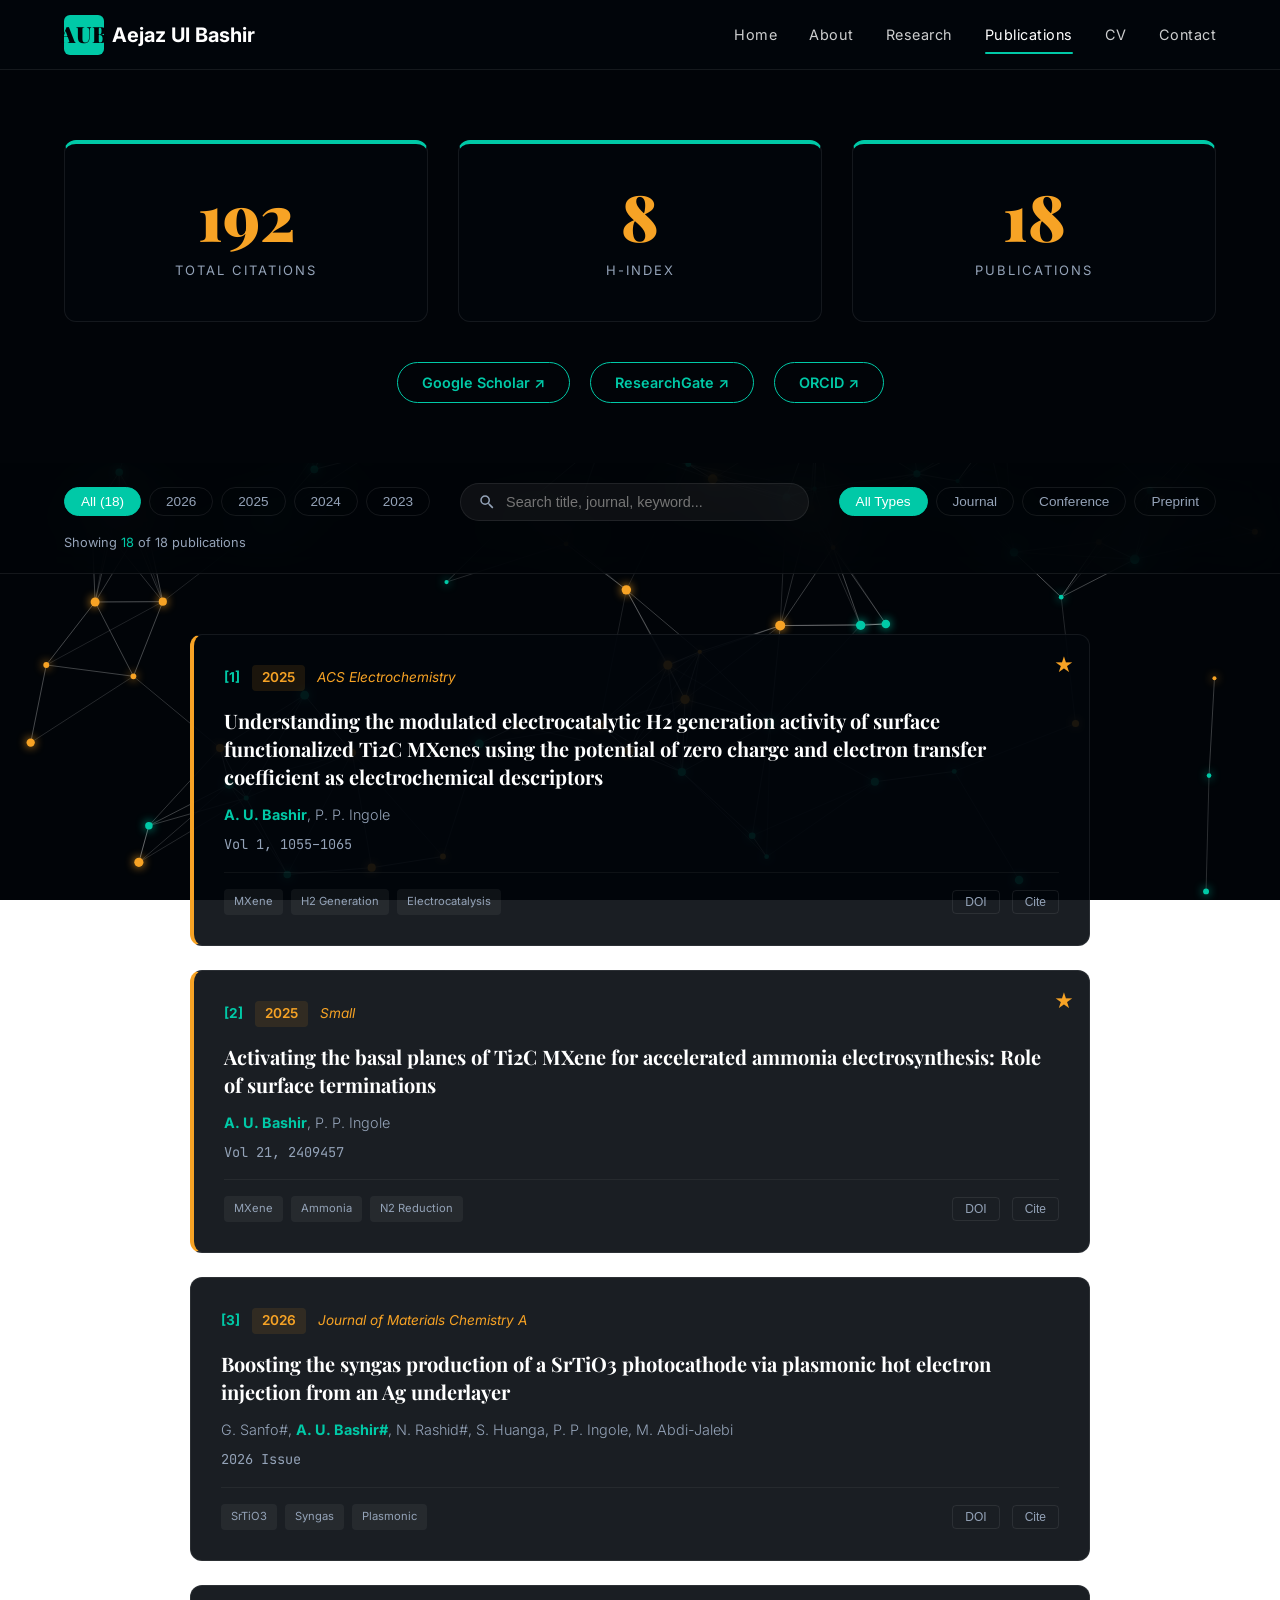
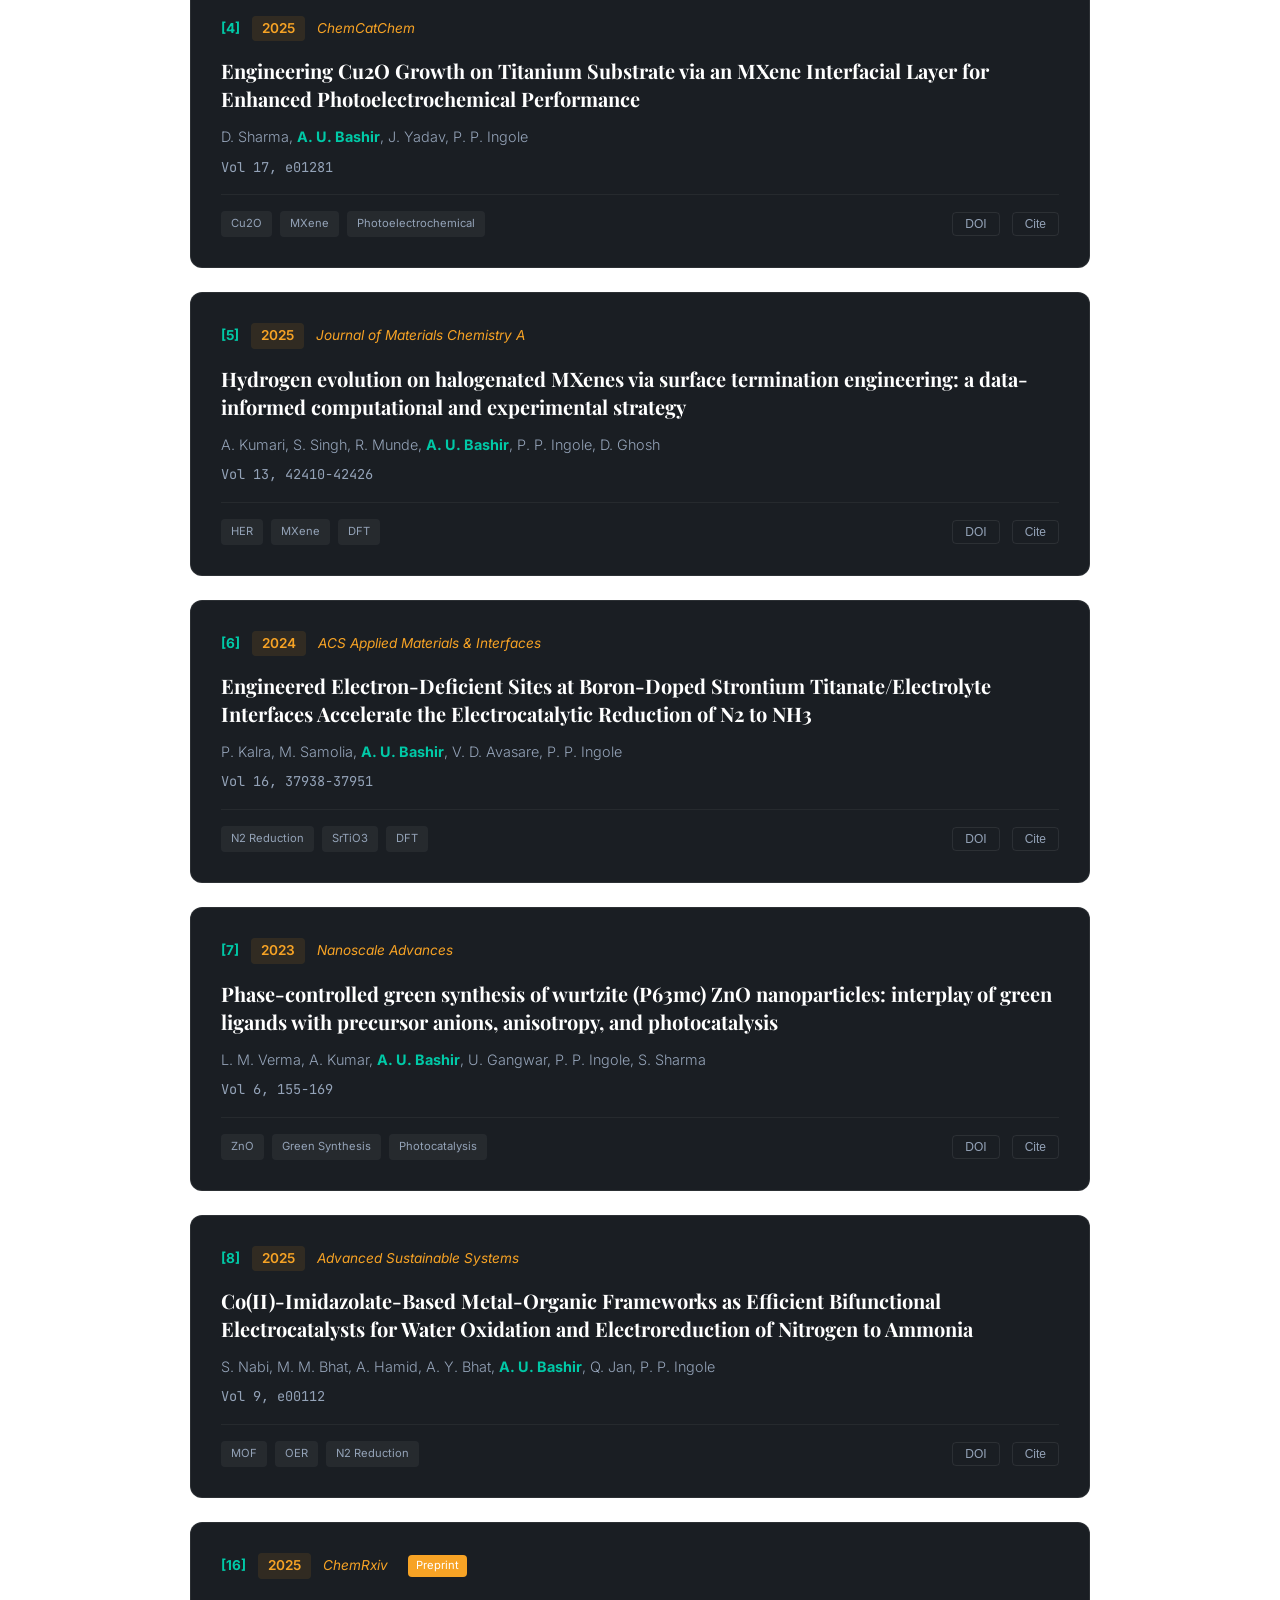
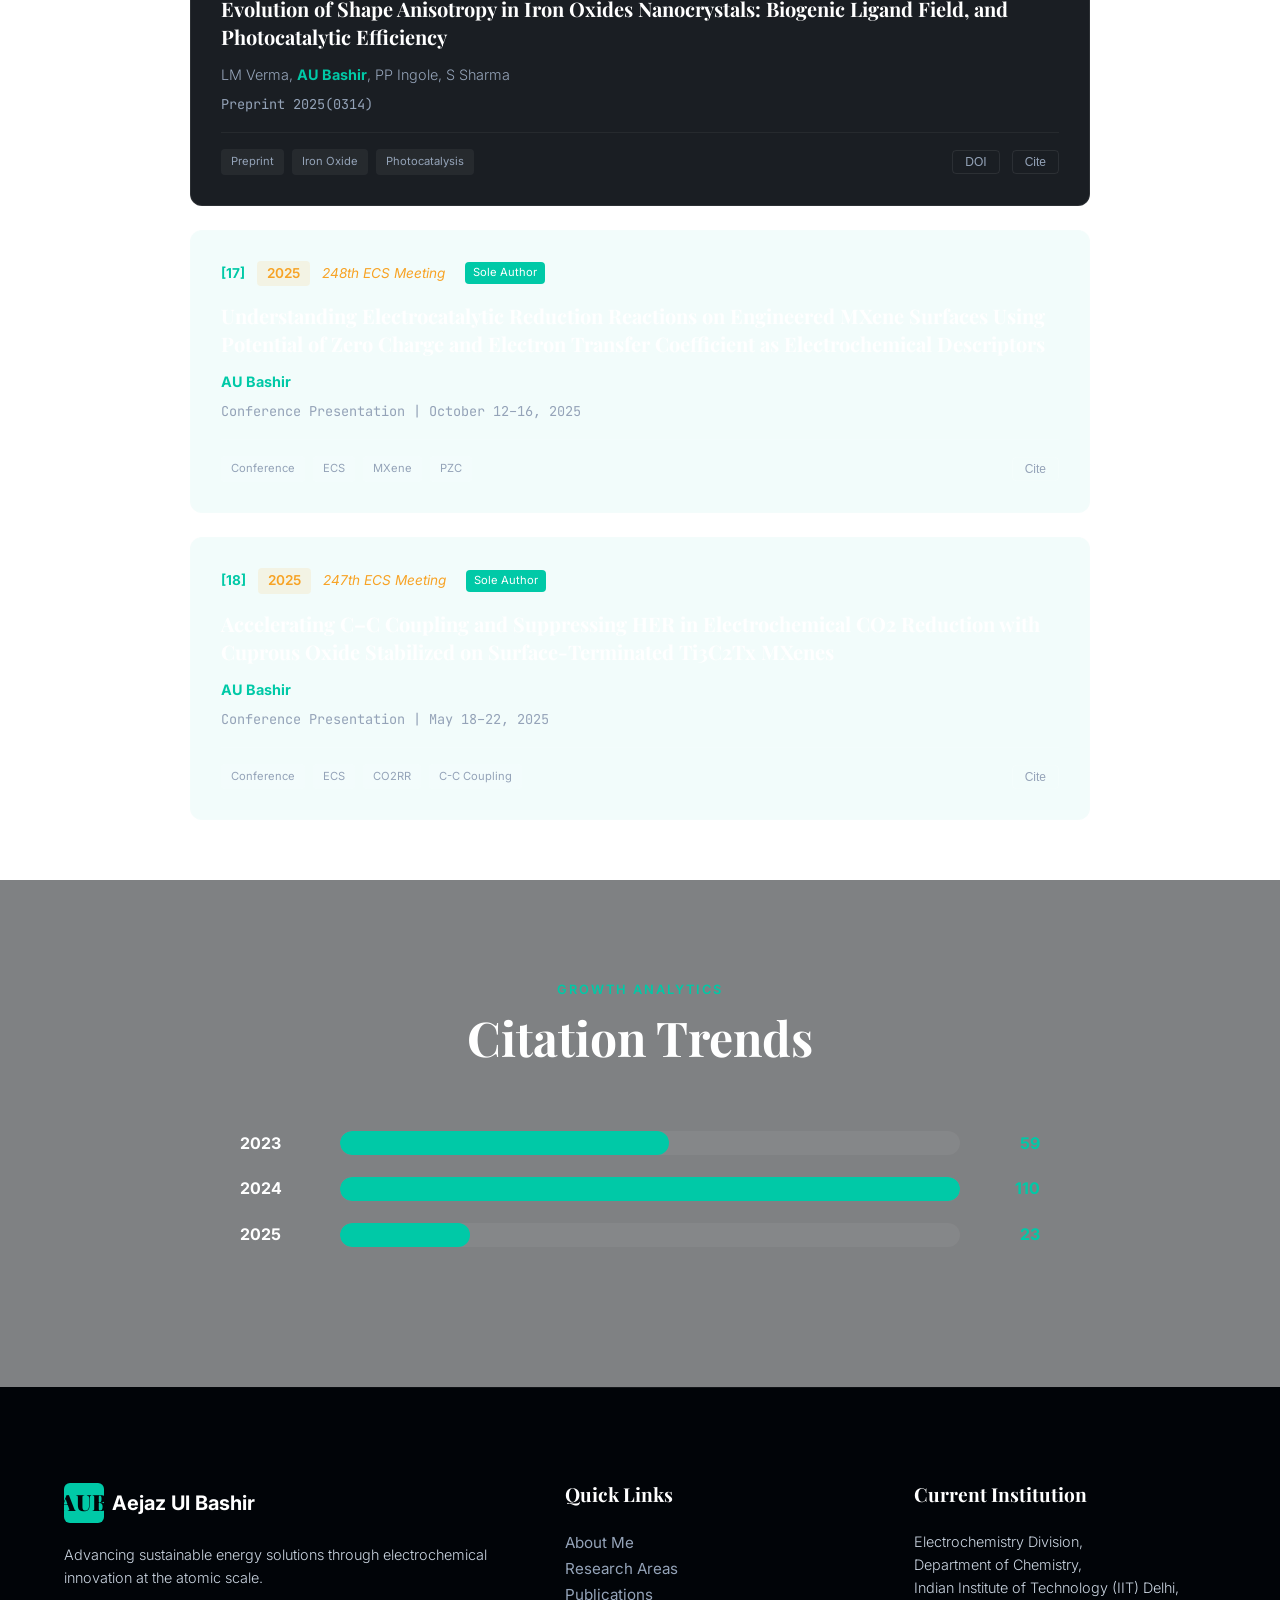
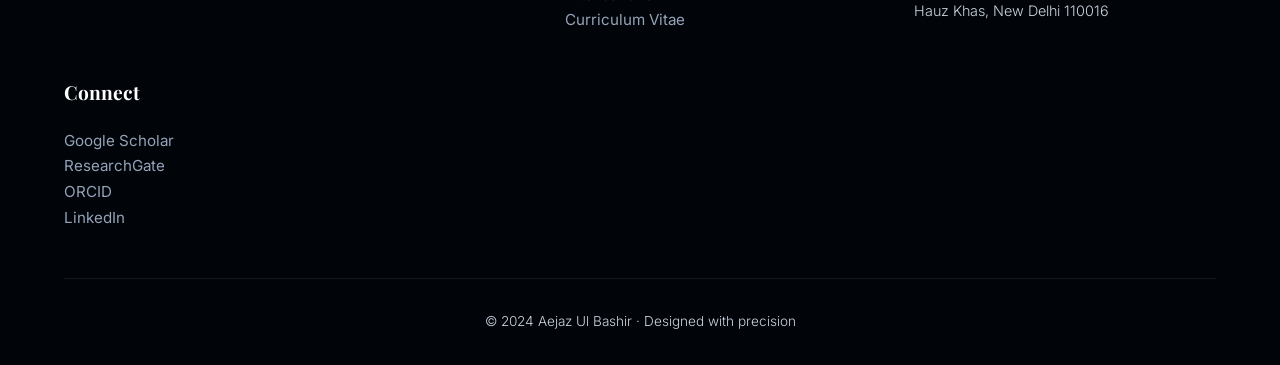
<file: html/publications.html>
<!DOCTYPE html>
<html lang="en">
<head>
    <meta charset="UTF-8">
    <meta name="viewport" content="width=device-width, initial-scale=1.0">
    <meta name="description" content="Research publications of Aejaz Ul Bashir. Impact metrics, journal articles, and conference presentations in Electrochemistry.">
    <title>Publications | Aejaz Ul Bashir</title>
    
    <link rel="stylesheet" href="../css/global.css">
    <link rel="stylesheet" href="../css/animations.css">
    <link rel="stylesheet" href="../css/nav.css">
    <link rel="stylesheet" href="../css/components.css">
    <link rel="stylesheet" href="../css/publications.css">
    <link rel="stylesheet" href="../css/responsive.css">
</head>
<body class="dark-mode">

    <!-- Canvas Background -->

    <!-- Navigation -->
    <nav class="navbar scrolled" role="navigation">
        <div class="nav-container">
            <a href="../index.html" class="nav-logo">
                <div class="logo-icon">AUB</div>
                <span>Aejaz Ul Bashir</span>
            </a>
            <div class="nav-links">
                <a href="../index.html" class="nav-link">Home</a>
                <a href="about.html" class="nav-link">About</a>
                <a href="research.html" class="nav-link">Research</a>
                <a href="publications.html" class="nav-link active">Publications</a>
                <a href="cv.html" class="nav-link">CV</a>
                <a href="contact.html" class="nav-link">Contact</a>
            </div>
            <div class="nav-toggle"><span></span><span></span><span></span></div>
        </div>
    </nav>

    <!-- Mobile Nav -->
    <div class="mobile-nav">
        <a href="../index.html" class="mobile-link">Home</a>
        <a href="about.html" class="mobile-link">About</a>
        <a href="research.html" class="mobile-link">Research</a>
        <a href="publications.html" class="mobile-link active">Publications</a>
        <a href="cv.html" class="mobile-link">CV</a>
        <a href="contact.html" class="mobile-link">Contact</a>
    </div>

    <!-- Hero Banner -->
    <section class="pub-hero">
        <div class="container">
            <div class="impact-stats anim-stagger">
                <div class="stat-card anim-fade-up">
                    <div class="stat-number" data-target="192">0</div>
                    <div class="stat-label">Total Citations</div>
                </div>
                <div class="stat-card anim-fade-up">
                    <div class="stat-number" data-target="8">0</div>
                    <div class="stat-label">h-index</div>
                </div>
                <div class="stat-card anim-fade-up">
                    <div class="stat-number" data-target="18">0</div>
                    <div class="stat-label">Publications</div>
                </div>
            </div>
            <div class="hero-links anim-fade-up" style="transition-delay: 600ms;">
                <a href="https://scholar.google.com/citations?user=hjD2JRMAAAAJ&hl=en" class="pill-link" target="_blank">Google Scholar ↗</a>
                <a href="https://www.researchgate.net/profile/Aejaz-Ul-Bashir" class="pill-link" target="_blank">ResearchGate ↗</a>
                <a href="https://orcid.org/0000-0002-2627-6318" class="pill-link" target="_blank">ORCID ↗</a>
            </div>
        </div>
    </section>

    <!-- Sticky Filter Bar -->
    <div class="sticky-filter">
        <div class="container">
            <div class="filter-wrapper">
                <div class="filter-group" id="year-filters">
                    <button class="filter-btn active" data-filter="all">All (18)</button>
                    <button class="filter-btn" data-filter="2026">2026</button>
                    <button class="filter-btn" data-filter="2025">2025</button>
                    <button class="filter-btn" data-filter="2024">2024</button>
                    <button class="filter-btn" data-filter="2023">2023</button>
                </div>
                <div class="search-container">
                    <svg class="search-icon" viewBox="0 0 24 24"><path d="M9.5,3A6.5,6.5 0 0,1 16,9.5C16,11.11 15.41,12.59 14.44,13.73L14.71,14H15.5L20.5,19L19,20.5L14,15.5V14.71L13.73,14.44C12.59,15.41 11.11,16 9.5,16A6.5,6.5 0 0,1 3,9.5A6.5,6.5 0 0,1 9.5,3M9.5,5C7,5 5,7 5,9.5C5,12 7,14 9.5,14C12,14 14,12 14,9.5C14,7 12,5 9.5,5Z" /></svg>
                    <input type="text" id="pub-search" class="search-input" placeholder="Search title, journal, keyword...">
                </div>
                <div class="filter-group" id="type-filters">
                    <button class="filter-btn active" data-type="all">All Types</button>
                    <button class="filter-btn" data-type="journal">Journal</button>
                    <button class="filter-btn" data-type="conference">Conference</button>
                    <button class="filter-btn" data-type="preprint">Preprint</button>
                </div>
            </div>
            <div class="result-count">Showing <span id="current-count" class="text-accent">18</span> of 18 publications</div>
        </div>
    </div>

    <!-- Publications Grid -->
    <main class="container">
        <div class="pub-grid" id="publications-container">
            
            <!-- [1] 2025 ACS Electrochemistry -->
            <div class="pub-item first-author anim-fade-up" data-year="2025" data-type="journal">
                <span class="badge-star">★</span>
                <div class="pub-header">
                    <div class="pub-meta">
                        <span class="pub-index">[1]</span>
                        <span class="pub-year">2025</span>
                        <span class="pub-journal-name">ACS Electrochemistry</span>
                    </div>
                </div>
                <h3 class="pub-title"><a href="https://doi.org/10.1021/acselectrochem.5c00025" target="_blank">Understanding the modulated electrocatalytic H2 generation activity of surface functionalized Ti2C MXenes using the potential of zero charge and electron transfer coefficient as electrochemical descriptors</a></h3>
                <p class="pub-authors"><b>A. U. Bashir</b>, P. P. Ingole</p>
                <div class="pub-details">Vol 1, 1055–1065</div>
                <div class="pub-footer">
                    <div class="pub-tags">
                        <span class="tag">MXene</span>
                        <span class="tag">H2 Generation</span>
                        <span class="tag">Electrocatalysis</span>
                    </div>
                    <div class="pub-btns">
                        <button class="btn-doi" onclick="window.open('https://doi.org/10.1021/acselectrochem.5c00025')">DOI</button>
                        <button class="btn-cite" data-cite="Bashir, A. U., & Ingole, P. P. (2025). ACS Electrochemistry, 1, 1055.">Cite</button>
                    </div>
                </div>
            </div>

            <!-- [2] 2025 Small -->
            <div class="pub-item first-author anim-fade-up" data-year="2025" data-type="journal">
                <span class="badge-star">★</span>
                <div class="pub-header">
                    <div class="pub-meta">
                        <span class="pub-index">[2]</span>
                        <span class="pub-year">2025</span>
                        <span class="pub-journal-name">Small</span>
                    </div>
                </div>
                <h3 class="pub-title"><a href="https://doi.org/10.1002/smll.202409457" target="_blank">Activating the basal planes of Ti2C MXene for accelerated ammonia electrosynthesis: Role of surface terminations</a></h3>
                <p class="pub-authors"><b>A. U. Bashir</b>, P. P. Ingole</p>
                <div class="pub-details">Vol 21, 2409457</div>
                <div class="pub-footer">
                    <div class="pub-tags">
                        <span class="tag">MXene</span>
                        <span class="tag">Ammonia</span>
                        <span class="tag">N2 Reduction</span>
                    </div>
                    <div class="pub-btns">
                        <button class="btn-doi" onclick="window.open('https://doi.org/10.1002/smll.202409457')">DOI</button>
                        <button class="btn-cite" data-cite="Bashir, A. U., & Ingole, P. P. (2025). Small, 21, 2409457.">Cite</button>
                    </div>
                </div>
            </div>

            <!-- [3] 2026 JMCA -->
            <div class="pub-item anim-fade-up" data-year="2026" data-type="journal">
                <div class="pub-header">
                    <div class="pub-meta">
                        <span class="pub-index">[3]</span>
                        <span class="pub-year">2026</span>
                        <span class="pub-journal-name">Journal of Materials Chemistry A</span>
                    </div>
                </div>
                <h3 class="pub-title"><a href="https://doi.org/10.1039/D5TA08539J" target="_blank">Boosting the syngas production of a SrTiO3 photocathode via plasmonic hot electron injection from an Ag underlayer</a></h3>
                <p class="pub-authors">G. Sanfo#, <b>A. U. Bashir#</b>, N. Rashid#, S. Huanga, P. P. Ingole, M. Abdi-Jalebi</p>
                <div class="pub-details">2026 Issue</div>
                <div class="pub-footer">
                    <div class="pub-tags">
                        <span class="tag">SrTiO3</span>
                        <span class="tag">Syngas</span>
                        <span class="tag">Plasmonic</span>
                    </div>
                    <div class="pub-btns">
                        <button class="btn-doi" onclick="window.open('https://doi.org/10.1039/D5TA08539J')">DOI</button>
                        <button class="btn-cite" data-cite="Sanfo, G., et al. (2026). Journal of Materials Chemistry A.">Cite</button>
                    </div>
                </div>
            </div>

            <!-- [4] 2025 ChemCatChem -->
            <div class="pub-item anim-fade-up" data-year="2025" data-type="journal">
                <div class="pub-header">
                    <div class="pub-meta">
                        <span class="pub-index">[4]</span>
                        <span class="pub-year">2025</span>
                        <span class="pub-journal-name">ChemCatChem</span>
                    </div>
                </div>
                <h3 class="pub-title"><a href="https://doi.org/10.1002/cctc.202501281" target="_blank">Engineering Cu2O Growth on Titanium Substrate via an MXene Interfacial Layer for Enhanced Photoelectrochemical Performance</a></h3>
                <p class="pub-authors">D. Sharma, <b>A. U. Bashir</b>, J. Yadav, P. P. Ingole</p>
                <div class="pub-details">Vol 17, e01281</div>
                <div class="pub-footer">
                    <div class="pub-tags">
                        <span class="tag">Cu2O</span>
                        <span class="tag">MXene</span>
                        <span class="tag">Photoelectrochemical</span>
                    </div>
                    <div class="pub-btns">
                        <button class="btn-doi" onclick="window.open('https://doi.org/10.1002/cctc.202501281')">DOI</button>
                        <button class="btn-cite" data-cite="Sharma, D., et al. (2025). ChemCatChem, 17, e01281.">Cite</button>
                    </div>
                </div>
            </div>

            <!-- [5] 2025 JMCA -->
            <div class="pub-item anim-fade-up" data-year="2025" data-type="journal">
                <div class="pub-header">
                    <div class="pub-meta">
                        <span class="pub-index">[5]</span>
                        <span class="pub-year">2025</span>
                        <span class="pub-journal-name">Journal of Materials Chemistry A</span>
                    </div>
                </div>
                <h3 class="pub-title"><a href="https://doi.org/10.1039/D5TA06531C" target="_blank">Hydrogen evolution on halogenated MXenes via surface termination engineering: a data-informed computational and experimental strategy</a></h3>
                <p class="pub-authors">A. Kumari, S. Singh, R. Munde, <b>A. U. Bashir</b>, P. P. Ingole, D. Ghosh</p>
                <div class="pub-details">Vol 13, 42410-42426</div>
                <div class="pub-footer">
                    <div class="pub-tags">
                        <span class="tag">HER</span>
                        <span class="tag">MXene</span>
                        <span class="tag">DFT</span>
                    </div>
                    <div class="pub-btns">
                        <button class="btn-doi" onclick="window.open('https://doi.org/10.1039/D5TA06531C')">DOI</button>
                        <button class="btn-cite" data-cite="Kumari, A., et al. (2025). Journal of Materials Chemistry A, 13, 42410.">Cite</button>
                    </div>
                </div>
            </div>

            <!-- [6] 2024 ACS AMI -->
            <div class="pub-item anim-fade-up" data-year="2024" data-type="journal">
                <div class="pub-header">
                    <div class="pub-meta">
                        <span class="pub-index">[6]</span>
                        <span class="pub-year">2024</span>
                        <span class="pub-journal-name">ACS Applied Materials & Interfaces</span>
                    </div>
                </div>
                <h3 class="pub-title"><a href="https://doi.org/10.1021/acsami.4c05487" target="_blank">Engineered Electron-Deficient Sites at Boron-Doped Strontium Titanate/Electrolyte Interfaces Accelerate the Electrocatalytic Reduction of N2 to NH3</a></h3>
                <p class="pub-authors">P. Kalra, M. Samolia, <b>A. U. Bashir</b>, V. D. Avasare, P. P. Ingole</p>
                <div class="pub-details">Vol 16, 37938-37951</div>
                <div class="pub-footer">
                    <div class="pub-tags">
                        <span class="tag">N2 Reduction</span>
                        <span class="tag">SrTiO3</span>
                        <span class="tag">DFT</span>
                    </div>
                    <div class="pub-btns">
                        <button class="btn-doi" onclick="window.open('https://doi.org/10.1021/acsami.4c05487')">DOI</button>
                        <button class="btn-cite" data-cite="Kalra, P., et al. (2024). ACS Applied Materials & Interfaces, 16, 37938.">Cite</button>
                    </div>
                </div>
            </div>

            <!-- [7] 2023 Nanoscale Adv -->
            <div class="pub-item anim-fade-up" data-year="2023" data-type="journal">
                <div class="pub-header">
                    <div class="pub-meta">
                        <span class="pub-index">[7]</span>
                        <span class="pub-year">2023</span>
                        <span class="pub-journal-name">Nanoscale Advances</span>
                    </div>
                </div>
                <h3 class="pub-title"><a href="https://doi.org/10.1039/D3NA00596H" target="_blank">Phase-controlled green synthesis of wurtzite (P63mc) ZnO nanoparticles: interplay of green ligands with precursor anions, anisotropy, and photocatalysis</a></h3>
                <p class="pub-authors">L. M. Verma, A. Kumar, <b>A. U. Bashir</b>, U. Gangwar, P. P. Ingole, S. Sharma</p>
                <div class="pub-details">Vol 6, 155-169</div>
                <div class="pub-footer">
                    <div class="pub-tags">
                        <span class="tag">ZnO</span>
                        <span class="tag">Green Synthesis</span>
                        <span class="tag">Photocatalysis</span>
                    </div>
                    <div class="pub-btns">
                        <button class="btn-doi" onclick="window.open('https://doi.org/10.1039/D3NA00596H')">DOI</button>
                        <button class="btn-cite" data-cite="Verma, L. M., et al. (2023). Nanoscale Advances, 6, 155.">Cite</button>
                    </div>
                </div>
            </div>

            <!-- [8] 2025 Adv Sust Syst -->
            <div class="pub-item anim-fade-up" data-year="2025" data-type="journal">
                <div class="pub-header">
                    <div class="pub-meta">
                        <span class="pub-index">[8]</span>
                        <span class="pub-year">2025</span>
                        <span class="pub-journal-name">Advanced Sustainable Systems</span>
                    </div>
                </div>
                <h3 class="pub-title"><a href="https://doi.org/10.1002/adsu.202500112" target="_blank">Co(II)-Imidazolate-Based Metal-Organic Frameworks as Efficient Bifunctional Electrocatalysts for Water Oxidation and Electroreduction of Nitrogen to Ammonia</a></h3>
                <p class="pub-authors">S. Nabi, M. M. Bhat, A. Hamid, A. Y. Bhat, <b>A. U. Bashir</b>, Q. Jan, P. P. Ingole</p>
                <div class="pub-details">Vol 9, e00112</div>
                <div class="pub-footer">
                    <div class="pub-tags">
                        <span class="tag">MOF</span>
                        <span class="tag">OER</span>
                        <span class="tag">N2 Reduction</span>
                    </div>
                    <div class="pub-btns">
                        <button class="btn-doi" onclick="window.open('https://doi.org/10.1002/adsu.202500112')">DOI</button>
                        <button class="btn-cite" data-cite="Nabi, S., et al. (2025). Advanced Sustainable Systems, 9, e00112.">Cite</button>
                    </div>
                </div>
            </div>

            <!-- [16] PREPRINT -->
            <div class="pub-item anim-fade-up" data-year="2025" data-type="preprint">
                <div class="pub-header">
                    <div class="pub-meta">
                        <span class="pub-index">[16]</span>
                        <span class="pub-year">2025</span>
                        <span class="pub-journal-name">ChemRxiv</span>
                        <span class="badge-type badge-warning">Preprint</span>
                    </div>
                </div>
                <h3 class="pub-title"><a href="#">Evolution of Shape Anisotropy in Iron Oxides Nanocrystals: Biogenic Ligand Field, and Photocatalytic Efficiency</a></h3>
                <p class="pub-authors">LM Verma, <b>AU Bashir</b>, PP Ingole, S Sharma</p>
                <div class="pub-details">Preprint 2025(0314)</div>
                <div class="pub-footer">
                    <div class="pub-tags">
                        <span class="tag">Preprint</span>
                        <span class="tag">Iron Oxide</span>
                        <span class="tag">Photocatalysis</span>
                    </div>
                    <div class="pub-btns">
                        <button class="btn-doi" onclick="window.open('#')">DOI</button>
                        <button class="btn-cite" data-cite="Verma, L.M., et al. (2025). ChemRxiv Preprint.">Cite</button>
                    </div>
                </div>
            </div>

            <!-- [17] SOLE AUTHOR CONFERENCE -->
            <div class="pub-item anim-fade-up" data-year="2025" data-type="conference" style="background: rgba(0, 201, 167, 0.05);">
                <div class="pub-header">
                    <div class="pub-meta">
                        <span class="pub-index">[17]</span>
                        <span class="pub-year">2025</span>
                        <span class="pub-journal-name">248th ECS Meeting</span>
                        <span class="badge-type">Sole Author</span>
                    </div>
                </div>
                <h3 class="pub-title"><a href="#">Understanding Electrocatalytic Reduction Reactions on Engineered MXene Surfaces Using Potential of Zero Charge and Electron Transfer Coefficient as Electrochemical Descriptors</a></h3>
                <p class="pub-authors"><b>AU Bashir</b></p>
                <div class="pub-details">Conference Presentation | October 12–16, 2025</div>
                <div class="pub-footer">
                    <div class="pub-tags">
                        <span class="tag">Conference</span>
                        <span class="tag">ECS</span>
                        <span class="tag">MXene</span>
                        <span class="tag">PZC</span>
                    </div>
                    <div class="pub-btns">
                        <button class="btn-cite" data-cite="Bashir, A.U. (2025). 248th ECS Meeting.">Cite</button>
                    </div>
                </div>
            </div>

            <!-- [18] SOLE AUTHOR CONFERENCE -->
            <div class="pub-item anim-fade-up" data-year="2025" data-type="conference" style="background: rgba(0, 201, 167, 0.05);">
                <div class="pub-header">
                    <div class="pub-meta">
                        <span class="pub-index">[18]</span>
                        <span class="pub-year">2025</span>
                        <span class="pub-journal-name">247th ECS Meeting</span>
                        <span class="badge-type">Sole Author</span>
                    </div>
                </div>
                <h3 class="pub-title"><a href="#">Accelerating C–C Coupling and Suppressing HER in Electrochemical CO2 Reduction with Cuprous Oxide Stabilized on Surface-Terminated Ti3C2Tx MXenes</a></h3>
                <p class="pub-authors"><b>AU Bashir</b></p>
                <div class="pub-details">Conference Presentation | May 18–22, 2025</div>
                <div class="pub-footer">
                    <div class="pub-tags">
                        <span class="tag">Conference</span>
                        <span class="tag">ECS</span>
                        <span class="tag">CO2RR</span>
                        <span class="tag">C-C Coupling</span>
                    </div>
                    <div class="pub-btns">
                        <button class="btn-cite" data-cite="Bashir, A.U. (2025). 247th ECS Meeting.">Cite</button>
                    </div>
                </div>
            </div>

        </div>
    </main>

    <!-- Citation Trends -->
    <section class="chart-section">
        <div class="container">
            <div class="section-header anim-fade-up">
                <span class="section-label">Growth Analytics</span>
                <h2 class="section-title">Citation Trends</h2>
            </div>
            
            <div class="chart-container anim-stagger">
                <div class="chart-row anim-fade-up">
                    <div class="chart-year">2023</div>
                    <div class="chart-bar-bg"><div class="chart-bar-fill" data-width="53"></div></div>
                    <div class="chart-val">59</div>
                </div>
                <div class="chart-row anim-fade-up">
                    <div class="chart-year">2024</div>
                    <div class="chart-bar-bg"><div class="chart-bar-fill" data-width="100"></div></div>
                    <div class="chart-val">110</div>
                </div>
                <div class="chart-row anim-fade-up">
                    <div class="chart-year">2025</div>
                    <div class="chart-bar-bg"><div class="chart-bar-fill" data-width="21"></div></div>
                    <div class="chart-val">23</div>
                </div>
            </div>
        </div>
    </section>

    <!-- Footer -->
    <footer class="footer">
        <div class="container">
            <div class="footer-grid">
                <div class="footer-col">
                    <a href="../index.html" class="nav-logo" style="margin-bottom: 20px;">
                        <div class="logo-icon">AUB</div>
                        <span>Aejaz Ul Bashir</span>
                    </a>
                    <p class="feature-desc" style="font-size: 0.9rem;">Advancing sustainable energy solutions through electrochemical innovation at the atomic scale.</p>
                </div>
                <div class="footer-col">
                    <h4>Quick Links</h4>
                    <ul class="footer-links">
                        <li><a href="about.html">About Me</a></li>
                        <li><a href="research.html">Research Areas</a></li>
                        <li><a href="publications.html">Publications</a></li>
                        <li><a href="cv.html">Curriculum Vitae</a></li>
                    </ul>
                </div>
                <div class="footer-col">
                    <h4>Current Institution</h4>
                    <p class="feature-desc" style="font-size: 0.9rem;">
                        Electrochemistry Division,<br>
                        Department of Chemistry,<br>
                        Indian Institute of Technology (IIT) Delhi,<br>
                        Hauz Khas, New Delhi 110016
                    </p>
                </div>
                <div class="footer-col">
                    <h4>Connect</h4>
                    <ul class="footer-links">
                        <li><a href="https://scholar.google.com/citations?user=hjD2JRMAAAAJ&hl=en" target="_blank">Google Scholar</a></li>
                        <li><a href="https://www.researchgate.net/profile/Aejaz-Ul-Bashir" target="_blank">ResearchGate</a></li>
                        <li><a href="https://orcid.org/0000-0002-2627-6318" target="_blank">ORCID</a></li>
                        <li><a href="https://www.linkedin.com/in/aejaz-ul-bashir-4b4719210/" target="_blank">LinkedIn</a></li>
                    </ul>
                </div>
            </div>
            <div class="footer-bottom">
                <p>&copy; 2024 Aejaz Ul Bashir &middot; Designed with precision</p>
            </div>
        </div>
    </footer>

    <!-- Toast Notification -->
    <div id="toast">BibTeX copied!</div>

    <!-- Scripts -->
    <script src="../js/particles.js"></script>
    <script src="../js/animations.js"></script>
    <script src="../js/main.js"></script>

    <script>
        document.addEventListener('DOMContentLoaded', () => {
            // CountUp Logic
            const stats = document.querySelectorAll('.stat-number');
            const obs = new IntersectionObserver((entries) => {
                entries.forEach(entry => {
                    if (entry.isIntersecting) {
                        const target = entry.target;
                        const end = parseInt(target.getAttribute('data-target'));
                        let start = 0;
                        const duration = 2000;
                        const step = (timestamp) => {
                            if (!start) start = timestamp;
                            const progress = timestamp - start;
                            const val = Math.min(Math.floor((progress / duration) * end), end);
                            target.textContent = val;
                            if (progress < duration) requestAnimationFrame(step);
                            else target.textContent = end;
                        };
                        requestAnimationFrame(step);
                        obs.unobserve(target);
                    }
                });
            }, { threshold: 0.5 });
            stats.forEach(s => obs.observe(s));

            // Chart Animation
            const bars = document.querySelectorAll('.chart-bar-fill');
            const chartObs = new IntersectionObserver((entries) => {
                entries.forEach(entry => {
                    if (entry.isIntersecting) {
                        entry.target.style.width = entry.target.getAttribute('data-width') + '%';
                    }
                });
            }, { threshold: 0.2 });
            bars.forEach(b => chartObs.observe(b));

            // Filter Logic
            const yearBtns = document.querySelectorAll('#year-filters .filter-btn');
            const typeBtns = document.querySelectorAll('#type-filters .filter-btn');
            const searchInput = document.getElementById('pub-search');
            const pubItems = document.querySelectorAll('.pub-item');
            const countDisplay = document.getElementById('current-count');

            let activeYear = 'all';
            let activeType = 'all';
            let searchQuery = '';

            function filter() {
                let count = 0;
                pubItems.forEach(item => {
                    const y = item.getAttribute('data-year');
                    const t = item.getAttribute('data-type');
                    const title = item.querySelector('.pub-title').textContent.toLowerCase();
                    const authors = item.querySelector('.pub-authors').textContent.toLowerCase();
                    const journal = item.querySelector('.pub-journal-name').textContent.toLowerCase();
                    
                    const matchYear = activeYear === 'all' || activeYear === y;
                    const matchType = activeType === 'all' || activeType === t;
                    const matchSearch = title.includes(searchQuery) || authors.includes(searchQuery) || journal.includes(searchQuery);

                    if (matchYear && matchType && matchSearch) {
                        item.style.display = 'block';
                        count++;
                    } else {
                        item.style.display = 'none';
                    }
                });
                countDisplay.textContent = count;
            }

            yearBtns.forEach(btn => btn.addEventListener('click', () => {
                yearBtns.forEach(b => b.classList.remove('active'));
                btn.classList.add('active');
                activeYear = btn.getAttribute('data-filter');
                filter();
            }));

            typeBtns.forEach(btn => btn.addEventListener('click', () => {
                typeBtns.forEach(b => b.classList.remove('active'));
                btn.classList.add('active');
                activeType = btn.getAttribute('data-type');
                filter();
            }));

            searchInput.addEventListener('input', (e) => {
                searchQuery = e.target.value.toLowerCase();
                filter();
            });

            // Cite Copy
            const citeBtns = document.querySelectorAll('.btn-cite');
            const toast = document.getElementById('toast');
            citeBtns.forEach(btn => btn.addEventListener('click', () => {
                const text = btn.getAttribute('data-cite');
                navigator.clipboard.writeText(text).then(() => {
                    toast.classList.add('show');
                    setTimeout(() => toast.classList.remove('show'), 2000);
                });
            }));
        });
    </script>
</body>
</html>
</file>
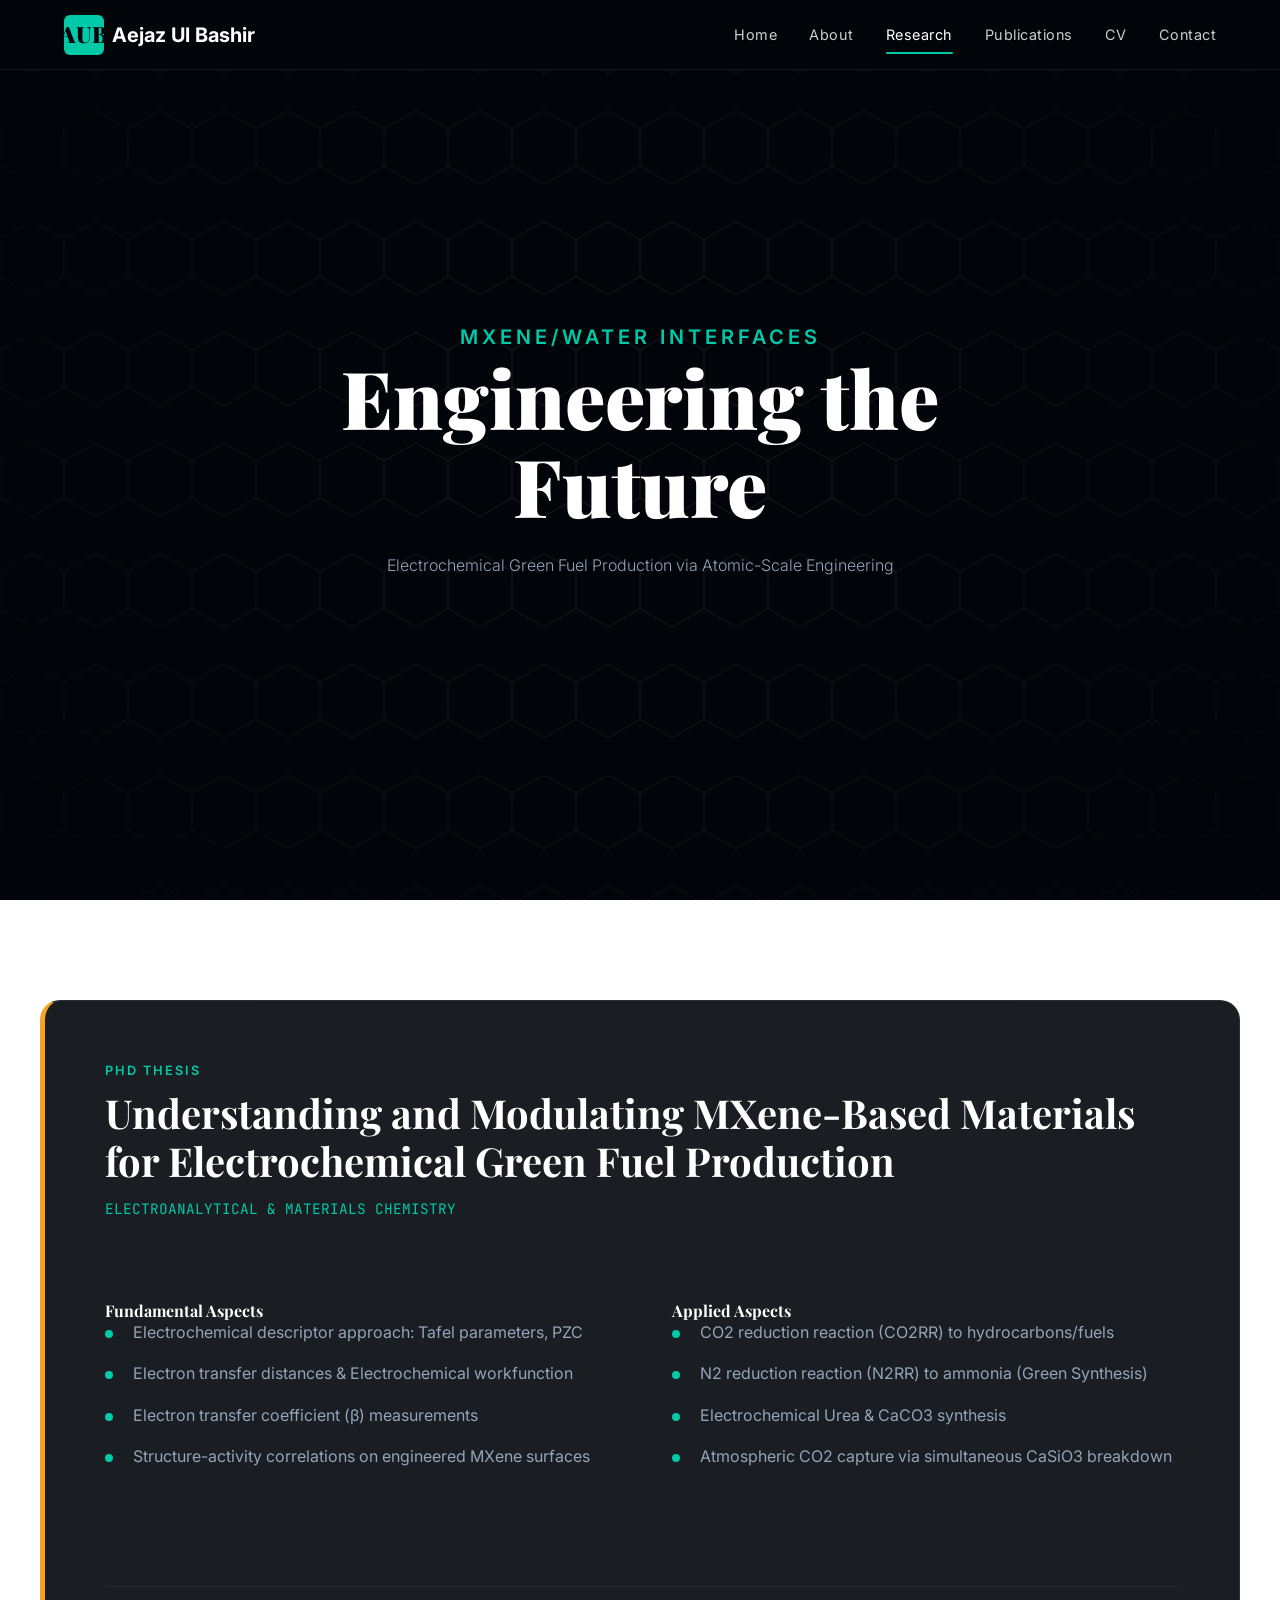
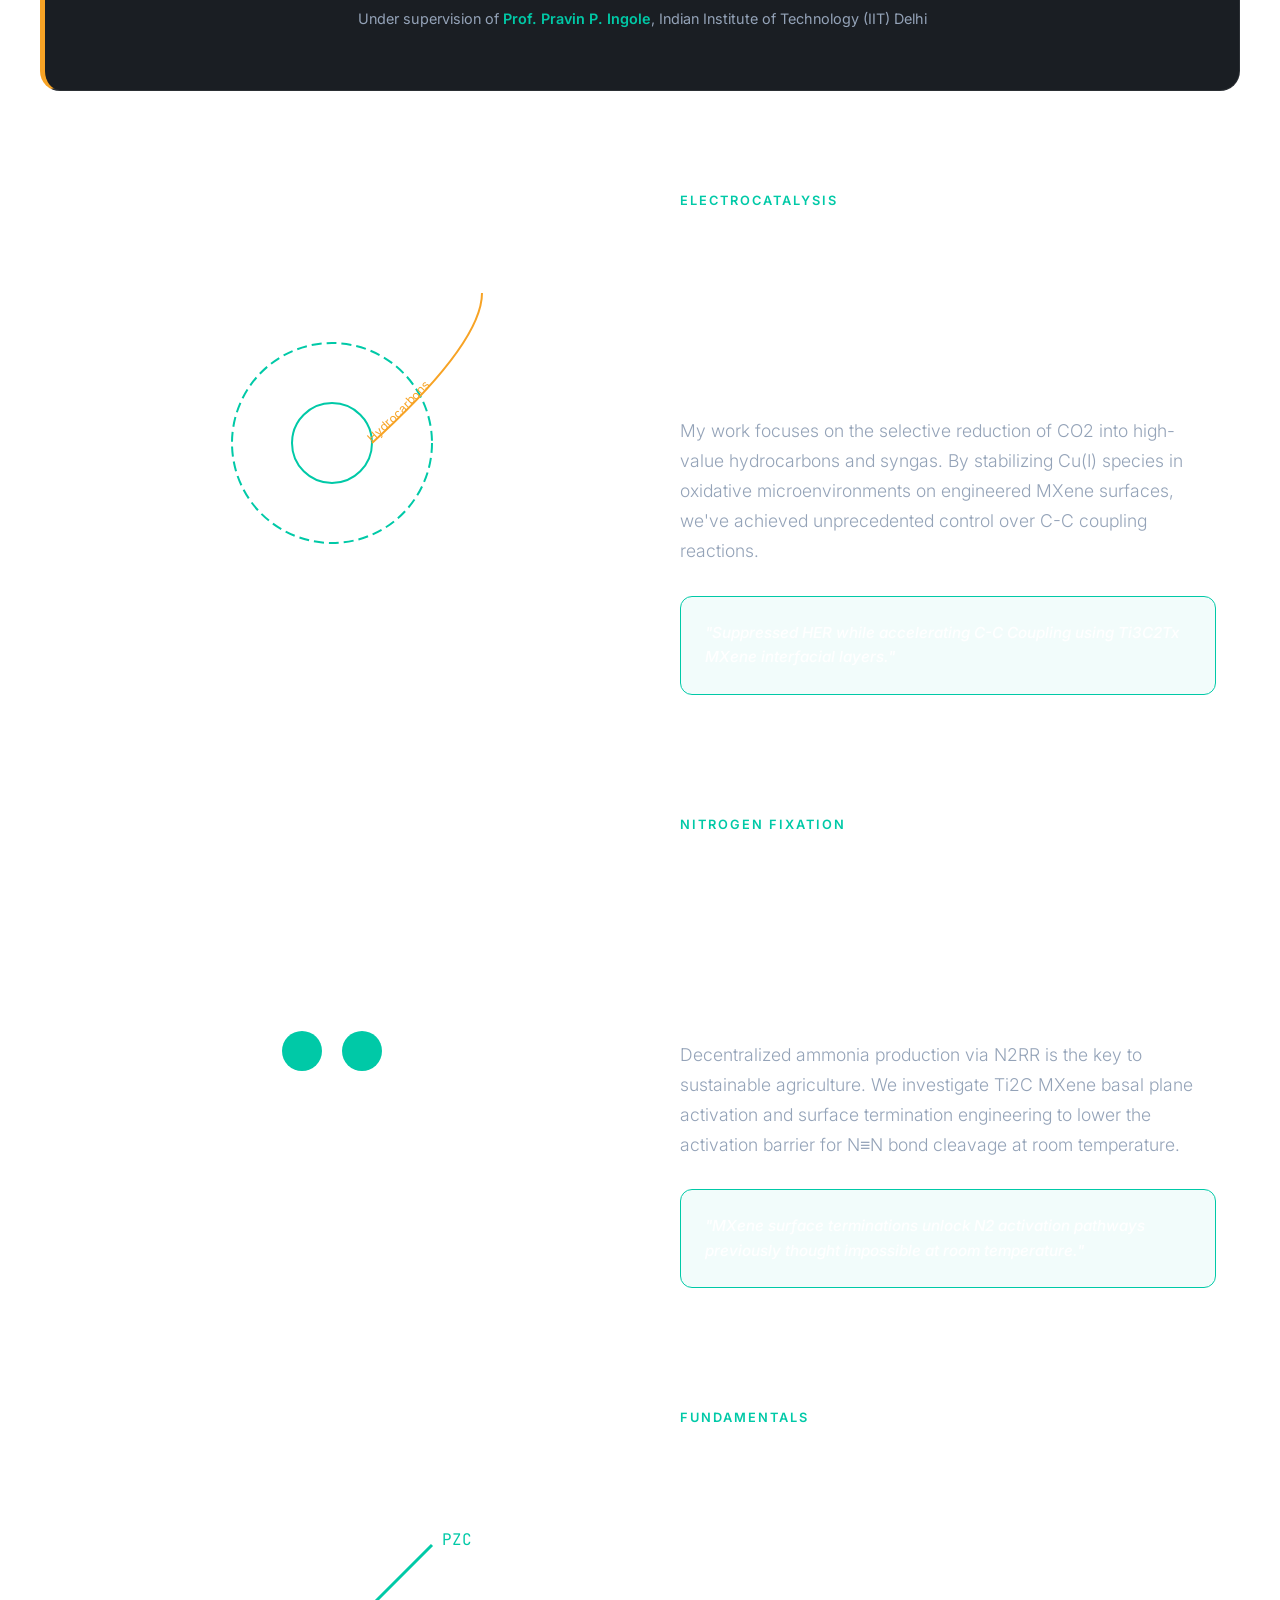
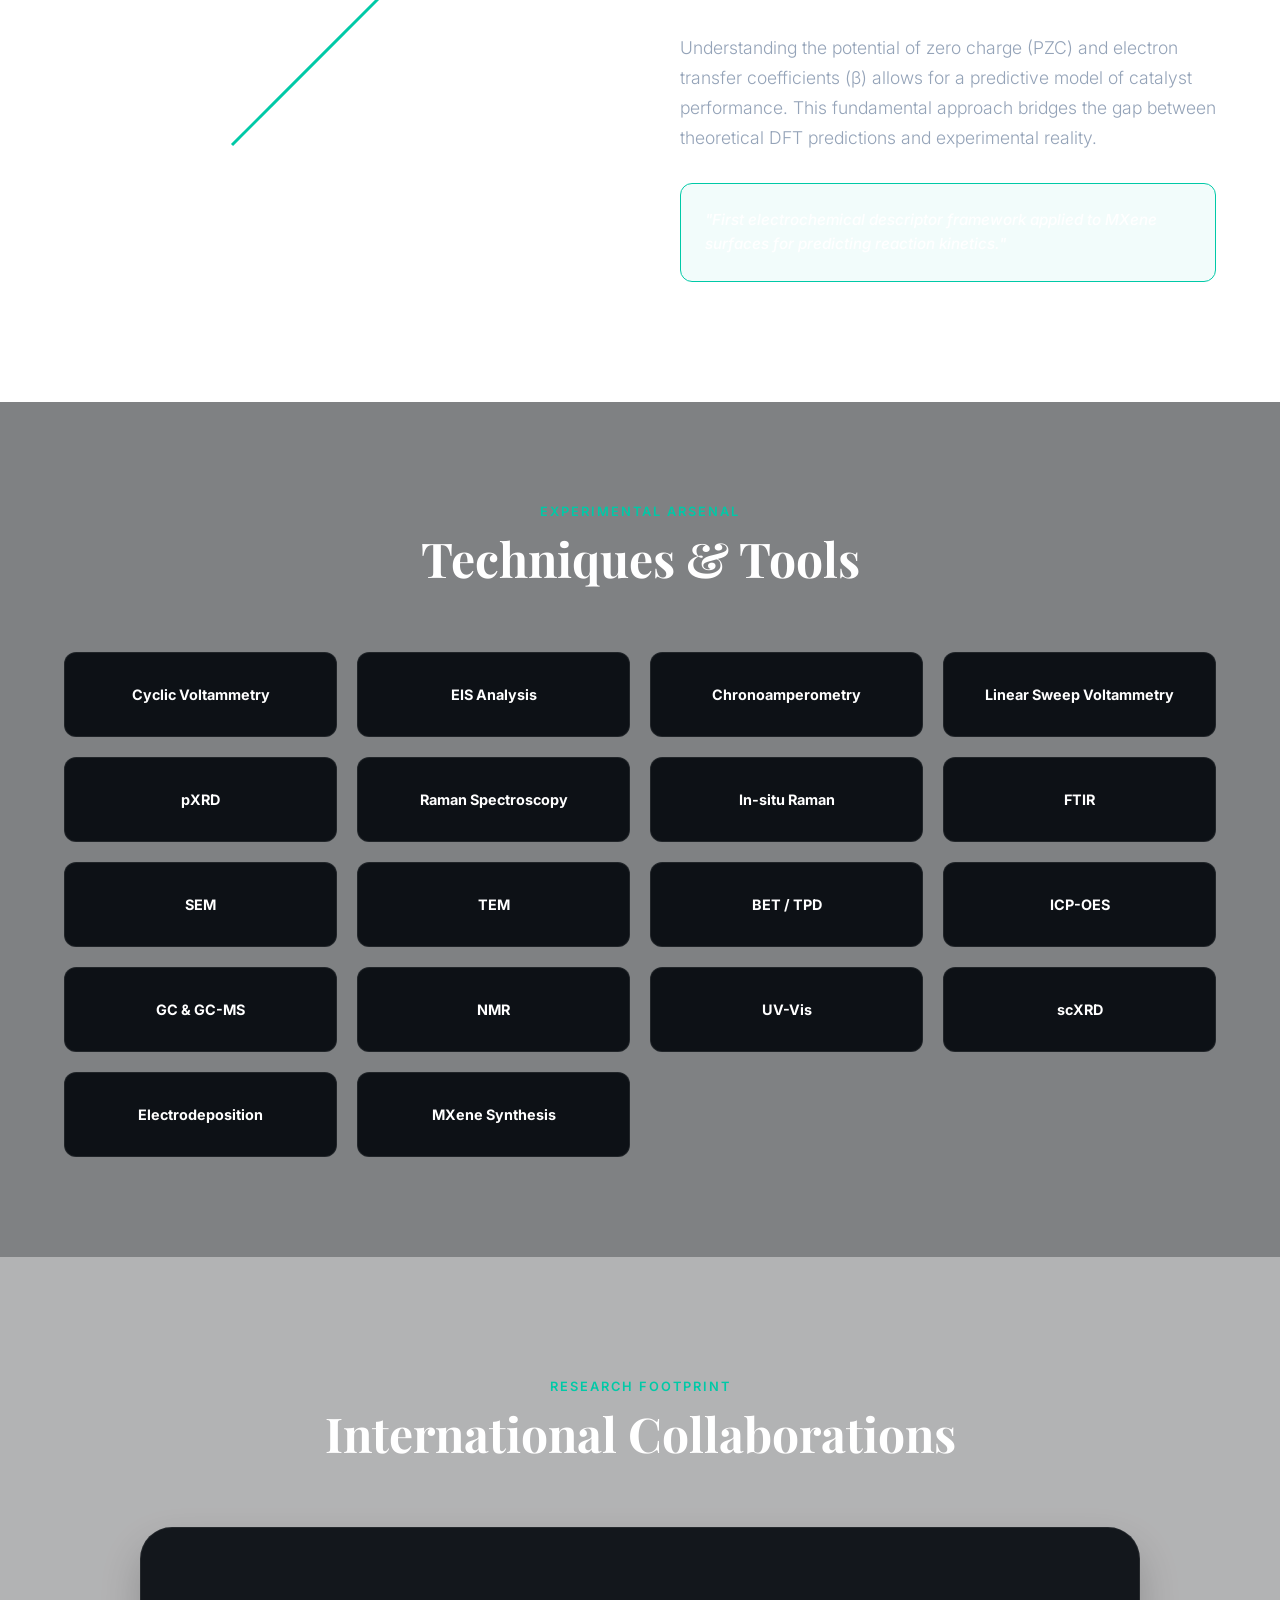
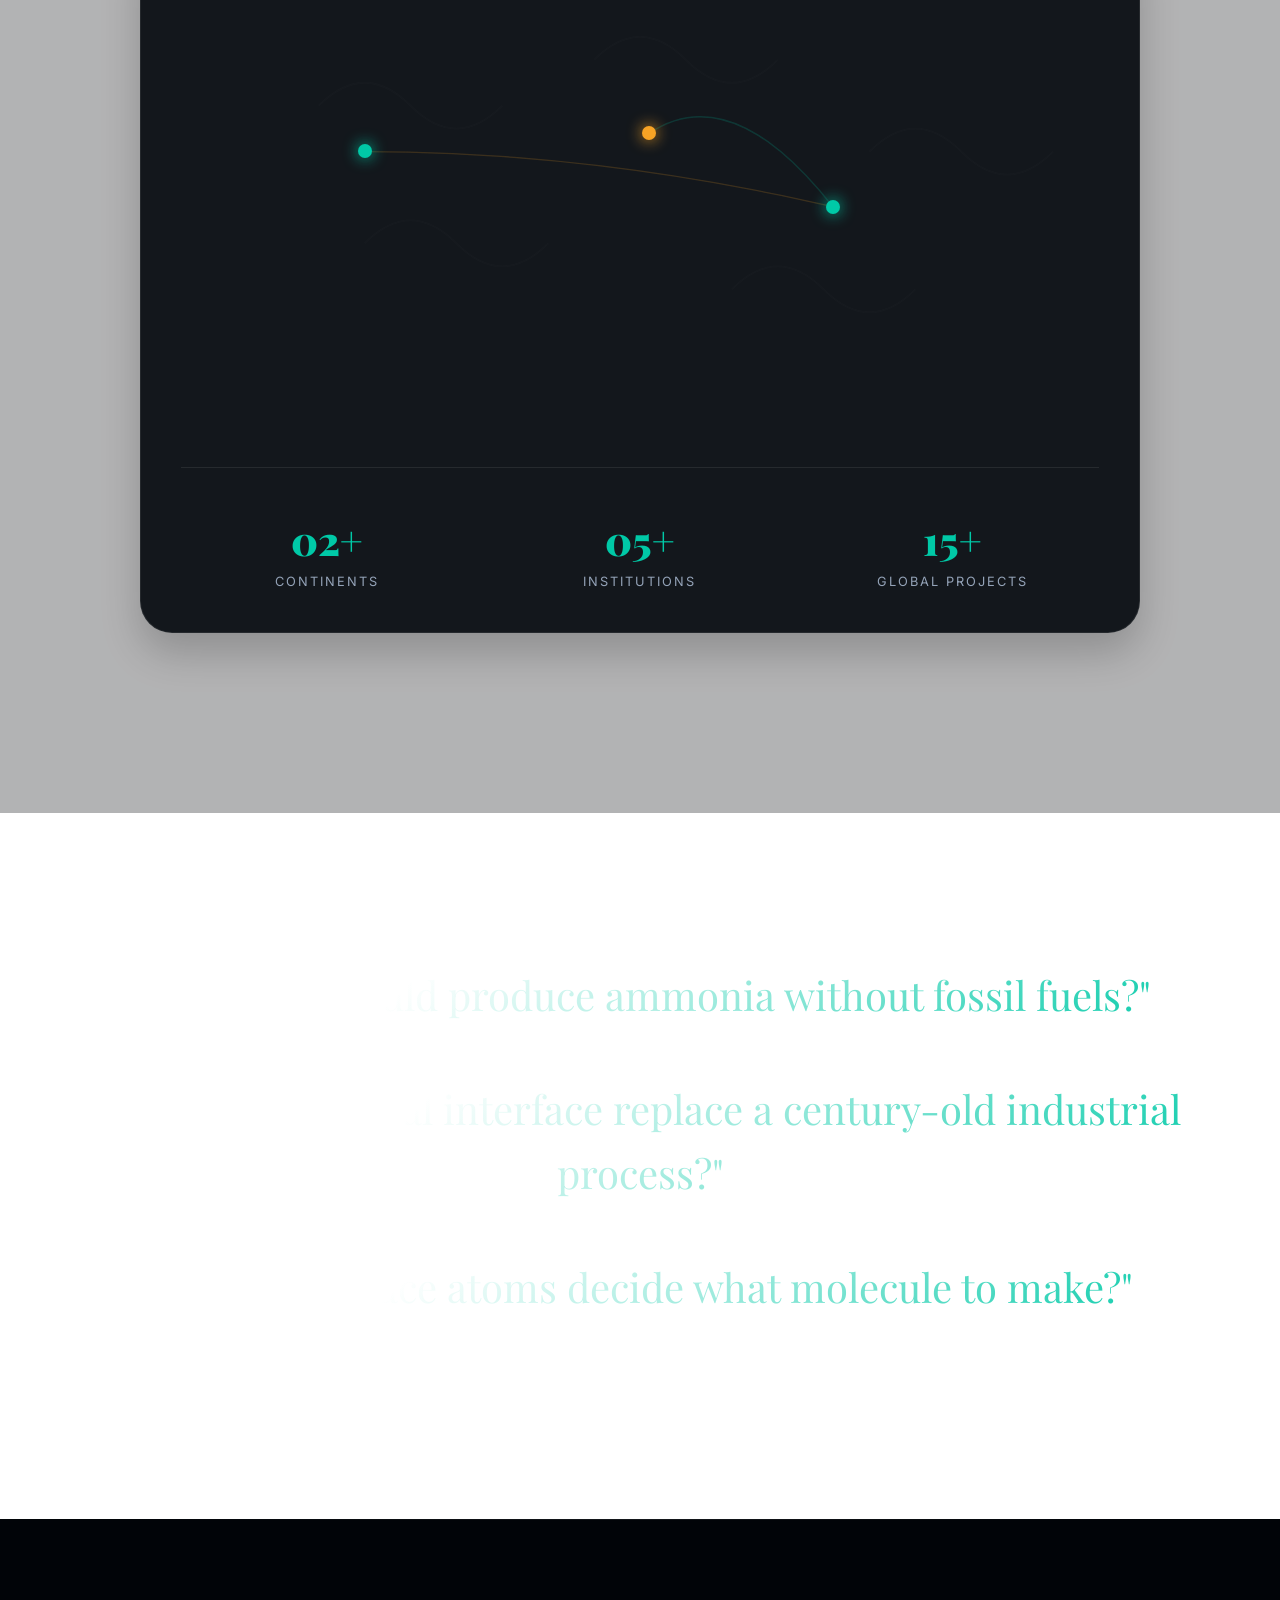
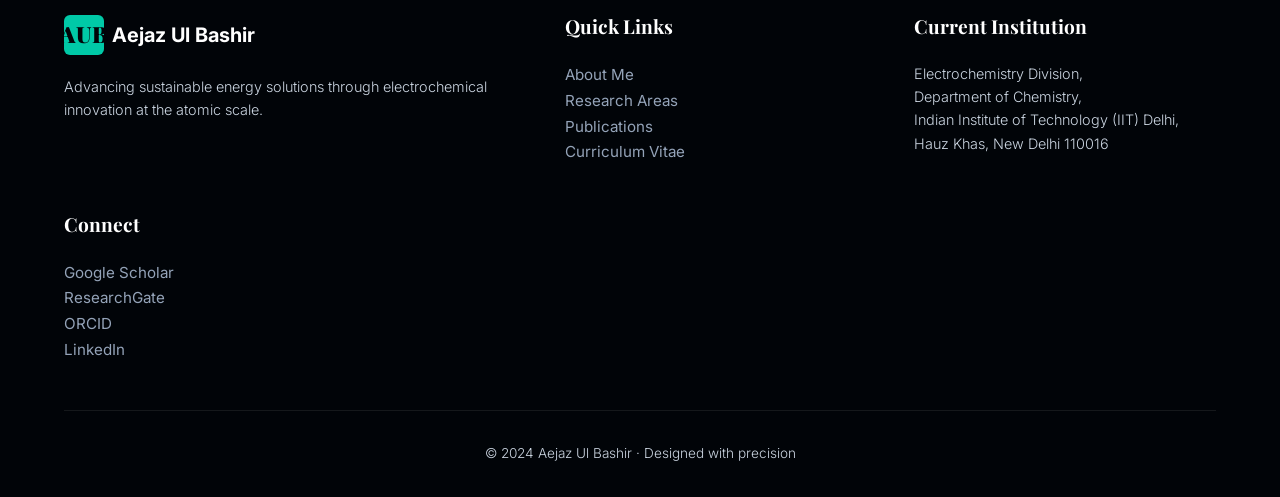
<file: html/research.html>
<!DOCTYPE html>
<html lang="en">
<head>
    <meta charset="UTF-8">
    <meta name="viewport" content="width=device-width, initial-scale=1.0">
    <meta name="description" content="Research areas and projects of Aejaz Ul Bashir. MXene-based 2D materials for CO2 reduction, N2 reduction, and green fuel production.">
    <title>Research | Aejaz Ul Bashir</title>
    
    <link rel="stylesheet" href="../css/global.css">
    <link rel="stylesheet" href="../css/animations.css">
    <link rel="stylesheet" href="../css/nav.css">
    <link rel="stylesheet" href="../css/components.css">
    <link rel="stylesheet" href="../css/research.css">
    <link rel="stylesheet" href="../css/responsive.css">
</head>
<body class="dark-mode">

    <!-- Canvas Background -->

    <!-- Navigation -->
    <nav class="navbar scrolled" role="navigation">
        <div class="nav-container">
            <a href="../index.html" class="nav-logo">
                <div class="logo-icon">AUB</div>
                <span>Aejaz Ul Bashir</span>
            </a>
            <div class="nav-links">
                <a href="../index.html" class="nav-link">Home</a>
                <a href="about.html" class="nav-link">About</a>
                <a href="research.html" class="nav-link active">Research</a>
                <a href="publications.html" class="nav-link">Publications</a>
                <a href="cv.html" class="nav-link">CV</a>
                <a href="contact.html" class="nav-link">Contact</a>
            </div>
            <div class="nav-toggle"><span></span><span></span><span></span></div>
        </div>
    </nav>

    <!-- Mobile Nav -->
    <div class="mobile-nav">
        <a href="../index.html" class="mobile-link">Home</a>
        <a href="about.html" class="mobile-link">About</a>
        <a href="research.html" class="mobile-link active">Research</a>
        <a href="publications.html" class="mobile-link">Publications</a>
        <a href="cv.html" class="mobile-link">CV</a>
        <a href="contact.html" class="mobile-link">Contact</a>
    </div>

    <!-- Research Hero -->
    <section class="research-hero">
        <div class="hero-vignette"></div>
        <div class="lattice-container" id="lattice-anim">
            <!-- Animated Lattice SVG will be injected here via JS -->
            <svg viewBox="0 0 1000 1000" xmlns="http://www.w3.org/2000/svg">
                <defs>
                    <pattern id="hex-grid" width="100" height="173" patternUnits="userSpaceOnUse" patternTransform="scale(0.5)">
                        <path d="M50 0 L100 28 L100 86 L50 115 L0 86 L0 28 Z" fill="none" stroke="currentColor" stroke-width="1" />
                    </pattern>
                </defs>
                <rect width="100%" height="100%" fill="url(#hex-grid)" />
            </svg>
        </div>
        <div class="hero-content">
            <span class="hero-subtitle anim-fade-up">MXene/Water Interfaces</span>
            <h1 class="hero-title anim-fade-up" style="transition-delay: 200ms;">Engineering the Future</h1>
            <p class="text-muted anim-fade-up" style="transition-delay: 400ms;">Electrochemical Green Fuel Production via Atomic-Scale Engineering</p>
        </div>
        <div class="scroll-indicator">
            <svg viewBox="0 0 24 24"><path d="M7.41,8.58L12,13.17L16.59,8.58L18,10L12,16L6,10L7.41,8.58Z" /></svg>
        </div>
    </section>

    <!-- Thesis Narrative -->
    <section class="thesis-section container">
        <div class="thesis-card anim-fade-up">
            <div class="thesis-header">
                <span class="section-label" style="margin-left: 0;">PhD Thesis</span>
                <h2 class="thesis-title">Understanding and Modulating MXene-Based Materials for Electrochemical Green Fuel Production</h2>
                <div class="thesis-subtitle">ELECTROANALYTICAL & MATERIALS CHEMISTRY</div>
            </div>
            
            <div class="thesis-col">
                <h4>Fundamental Aspects</h4>
                <ul class="thesis-list">
                    <li>Electrochemical descriptor approach: Tafel parameters, PZC</li>
                    <li>Electron transfer distances & Electrochemical workfunction</li>
                    <li>Electron transfer coefficient (β) measurements</li>
                    <li>Structure-activity correlations on engineered MXene surfaces</li>
                </ul>
            </div>
            
            <div class="thesis-col">
                <h4>Applied Aspects</h4>
                <ul class="thesis-list">
                    <li>CO2 reduction reaction (CO2RR) to hydrocarbons/fuels</li>
                    <li>N2 reduction reaction (N2RR) to ammonia (Green Synthesis)</li>
                    <li>Electrochemical Urea & CaCO3 synthesis</li>
                    <li>Atmospheric CO2 capture via simultaneous CaSiO3 breakdown</li>
                </ul>
            </div>

            <div class="supervisor-credit">
                Under supervision of <a href="https://sites.google.com/site/drpraviningole/home" target="_blank">Prof. Pravin P. Ingole</a>, Indian Institute of Technology (IIT) Delhi
            </div>
        </div>
    </section>

    <!-- Research Pillars -->
    <section class="container">
        
        <!-- Pillar 1 -->
        <div class="pillar">
            <div class="pillar-visual anim-fade-left">
                <svg viewBox="0 0 400 400">
                    <!-- CO2 to Products Diagram -->
                    <circle cx="200" cy="200" r="100" fill="none" stroke="var(--accent)" stroke-width="2" stroke-dasharray="10 5" />
                    <g transform="translate(200,200)">
                        <circle cx="0" cy="0" r="40" fill="var(--glass)" stroke="var(--accent)" stroke-width="2" />
                        <text x="0" y="8" text-anchor="middle" fill="white" font-weight="bold">CO2</text>
                        <!-- Animated outgoing products -->
                        <path id="path1" d="M 40 0 Q 150 -100 150 -150" fill="none" stroke="var(--accent-warm)" stroke-width="2" />
                        <text font-size="12" fill="var(--accent-warm)"><textPath href="#path1">Hydrocarbons</textPath></text>
                    </g>
                </svg>
            </div>
            <div class="pillar-text anim-fade-right">
                <span class="section-label" style="margin-left: 0;">Electrocatalysis</span>
                <h2 class="pillar-title">Electrochemical CO2 Reduction to Sustainable Fuels</h2>
                <p class="pillar-body">My work focuses on the selective reduction of CO2 into high-value hydrocarbons and syngas. By stabilizing Cu(I) species in oxidative microenvironments on engineered MXene surfaces, we've achieved unprecedented control over C-C coupling reactions.</p>
                <div class="highlight-card">
                    <p>"Suppressed HER while accelerating C-C Coupling using Ti3C2Tx MXene interfacial layers."</p>
                </div>
            </div>
        </div>

        <!-- Pillar 2 -->
        <div class="pillar">
            <div class="pillar-text anim-fade-left">
                <span class="section-label" style="margin-left: 0;">Nitrogen Fixation</span>
                <h2 class="pillar-title">Sustainable Ammonia Synthesis — Beyond Haber-Bosch</h2>
                <p class="pillar-body">Decentralized ammonia production via N2RR is the key to sustainable agriculture. We investigate Ti2C MXene basal plane activation and surface termination engineering to lower the activation barrier for N≡N bond cleavage at room temperature.</p>
                <div class="highlight-card">
                    <p>"MXene surface terminations unlock N2 activation pathways previously thought impossible at room temperature."</p>
                </div>
            </div>
            <div class="pillar-visual anim-fade-right">
                <svg viewBox="0 0 400 400">
                    <!-- N2 to NH3 Diagram -->
                    <g transform="translate(200,200)">
                        <circle cx="-30" cy="0" r="20" fill="var(--accent)" />
                        <circle cx="30" cy="0" r="20" fill="var(--accent)" />
                        <line x1="-10" y1="-5" x2="10" y2="-5" stroke="white" stroke-width="2" />
                        <line x1="-10" y1="0" x2="10" y2="0" stroke="white" stroke-width="2" />
                        <line x1="-10" y1="5" x2="10" y2="5" stroke="white" stroke-width="2" />
                    </g>
                </svg>
            </div>
        </div>

        <!-- Pillar 3 -->
        <div class="pillar">
            <div class="pillar-visual anim-fade-left">
                <svg viewBox="0 0 400 400">
                    <!-- Interface/PZC Diagram -->
                    <line x1="100" y1="300" x2="300" y2="100" stroke="var(--accent)" stroke-width="3" />
                    <text x="310" y="100" fill="var(--accent)" font-family="JetBrains Mono">PZC</text>
                </svg>
            </div>
            <div class="pillar-text anim-fade-right">
                <span class="section-label" style="margin-left: 0;">Fundamentals</span>
                <h2 class="pillar-title">MXene/Water Interface: A Descriptor-Driven Approach</h2>
                <p class="pillar-body">Understanding the potential of zero charge (PZC) and electron transfer coefficients (β) allows for a predictive model of catalyst performance. This fundamental approach bridges the gap between theoretical DFT predictions and experimental reality.</p>
                <div class="highlight-card">
                    <p>"First electrochemical descriptor framework applied to MXene surfaces for predicting reaction kinetics."</p>
                </div>
            </div>
        </div>

    </section>

    <!-- Arsenal -->
    <section class="arsenal-section">
        <div class="container">
            <div class="section-header anim-fade-up">
                <span class="section-label">Experimental Arsenal</span>
                <h2 class="section-title">Techniques & Tools</h2>
            </div>
            <div class="arsenal-grid anim-stagger">
                <!-- Row 1 -->
                <div class="arsenal-item anim-fade-up"><div class="arsenal-label">Cyclic Voltammetry</div></div>
                <div class="arsenal-item anim-fade-up"><div class="arsenal-label">EIS Analysis</div></div>
                <div class="arsenal-item anim-fade-up"><div class="arsenal-label">Chronoamperometry</div></div>
                <div class="arsenal-item anim-fade-up"><div class="arsenal-label">Linear Sweep Voltammetry</div></div>
                <!-- Row 2 -->
                <div class="arsenal-item anim-fade-up"><div class="arsenal-label">pXRD</div></div>
                <div class="arsenal-item anim-fade-up"><div class="arsenal-label">Raman Spectroscopy</div></div>
                <div class="arsenal-item anim-fade-up"><div class="arsenal-label">In-situ Raman</div></div>
                <div class="arsenal-item anim-fade-up"><div class="arsenal-label">FTIR</div></div>
                <!-- Row 3 -->
                <div class="arsenal-item anim-fade-up"><div class="arsenal-label">SEM</div></div>
                <div class="arsenal-item anim-fade-up"><div class="arsenal-label">TEM</div></div>
                <div class="arsenal-item anim-fade-up"><div class="arsenal-label">BET / TPD</div></div>
                <div class="arsenal-item anim-fade-up"><div class="arsenal-label">ICP-OES</div></div>
                <!-- Row 4 -->
                <div class="arsenal-item anim-fade-up"><div class="arsenal-label">GC & GC-MS</div></div>
                <div class="arsenal-item anim-fade-up"><div class="arsenal-label">NMR</div></div>
                <div class="arsenal-item anim-fade-up"><div class="arsenal-label">UV-Vis</div></div>
                <div class="arsenal-item anim-fade-up"><div class="arsenal-label">scXRD</div></div>
                <!-- Row 5 -->
                <div class="arsenal-item anim-fade-up"><div class="arsenal-label">Electrodeposition</div></div>
                <div class="arsenal-item anim-fade-up"><div class="arsenal-label">MXene Synthesis</div></div>
            </div>
        </div>
    </section>

    <!-- Map -->
    <section class="map-section">
        <div class="container">
            <div class="section-header anim-fade-up">
                <span class="section-label">Research Footprint</span>
                <h2 class="section-title">International Collaborations</h2>
            </div>
            
            <div class="map-wrapper anim-fade-up">
                <!-- Advanced Stylized World Map -->
                <div class="map-container">
                    <svg viewBox="0 0 1000 500" class="world-map-svg">
                        <path d="M150,150 Q200,100 250,150 T350,150 M450,100 Q500,50 550,100 T650,100 M750,200 Q800,150 850,200 T950,200 M200,300 Q250,250 300,300 T400,300 M600,350 Q650,300 700,350 T800,350" stroke="rgba(255,255,255,0.05)" fill="none" stroke-width="2" />
                        <!-- Connection Lines -->
                        <path d="M710 260 Q 600 120 510 180" class="connection-line line-1" />
                        <path d="M710 260 Q 450 200 200 200" class="connection-line line-2" />
                    </svg>

                    <!-- Interaction Points -->
                    <div class="map-point point-delhi" style="top: 52%; left: 71%;">
                        <div class="point-dot pulse"></div>
                        <div class="point-tag">
                            <span class="tag-loc">IIT Delhi</span>
                            <span class="tag-status">Primary Hub</span>
                        </div>
                    </div>

                    <div class="map-point point-hungary" style="top: 36%; left: 51%;">
                        <div class="point-dot pulse accent-warm"></div>
                        <div class="point-tag">
                            <span class="tag-loc">Univ. of Szeged</span>
                            <span class="tag-status">International Fellow</span>
                        </div>
                    </div>

                    <div class="map-point point-usa" style="top: 40%; left: 20%;">
                        <div class="point-dot"></div>
                        <div class="point-tag">
                            <span class="tag-loc">USA</span>
                            <span class="tag-status">ECS Membership</span>
                        </div>
                    </div>
                </div>

                <div class="collaboration-stats">
                    <div class="stat-item">
                        <div class="stat-value">02+</div>
                        <div class="stat-label">Continents</div>
                    </div>
                    <div class="stat-item">
                        <div class="stat-value">05+</div>
                        <div class="stat-label">Institutions</div>
                    </div>
                    <div class="stat-item">
                        <div class="stat-value">15+</div>
                        <div class="stat-label">Global Projects</div>
                    </div>
                </div>
            </div>
        </div>
    </section>

    <!-- Questions -->
    <section class="questions-section">
        <div class="container">
            <div class="question">"What if we could produce ammonia without fossil fuels?"</div>
            <div class="question">"Can a 2D material interface replace a century-old industrial process?"</div>
            <div class="question">"How do surface atoms decide what molecule to make?"</div>
        </div>
    </section>

    <!-- Footer -->
    <footer class="footer">
        <div class="container">
            <div class="footer-grid">
                <div class="footer-col">
                    <a href="../index.html" class="nav-logo" style="margin-bottom: 20px;">
                        <div class="logo-icon">AUB</div>
                        <span>Aejaz Ul Bashir</span>
                    </a>
                    <p class="feature-desc" style="font-size: 0.9rem;">Advancing sustainable energy solutions through electrochemical innovation at the atomic scale.</p>
                </div>
                <div class="footer-col">
                    <h4>Quick Links</h4>
                    <ul class="footer-links">
                        <li><a href="about.html">About Me</a></li>
                        <li><a href="research.html">Research Areas</a></li>
                        <li><a href="publications.html">Publications</a></li>
                        <li><a href="cv.html">Curriculum Vitae</a></li>
                    </ul>
                </div>
                <div class="footer-col">
                    <h4>Current Institution</h4>
                    <p class="feature-desc" style="font-size: 0.9rem;">
                        Electrochemistry Division,<br>
                        Department of Chemistry,<br>
                        Indian Institute of Technology (IIT) Delhi,<br>
                        Hauz Khas, New Delhi 110016
                    </p>
                </div>
                <div class="footer-col">
                    <h4>Connect</h4>
                    <ul class="footer-links">
                        <li><a href="https://scholar.google.com/citations?user=hjD2JRMAAAAJ&hl=en" target="_blank">Google Scholar</a></li>
                        <li><a href="https://www.researchgate.net/profile/Aejaz-Ul-Bashir" target="_blank">ResearchGate</a></li>
                        <li><a href="https://orcid.org/0000-0002-2627-6318" target="_blank">ORCID</a></li>
                        <li><a href="https://www.linkedin.com/in/aejaz-ul-bashir-4b4719210/" target="_blank">LinkedIn</a></li>
                    </ul>
                </div>
            </div>
            <div class="footer-bottom">
                <p>&copy; 2024 Aejaz Ul Bashir &middot; Designed with precision</p>
            </div>
        </div>
    </footer>

    <!-- Scripts -->
    <script src="../js/particles.js"></script>
    <script src="../js/animations.js"></script>
    <script src="../js/main.js"></script>

    <script>
        document.addEventListener('DOMContentLoaded', () => {
            // Sequential fade for questions
            const questions = document.querySelectorAll('.question');
            const qObs = new IntersectionObserver((entries) => {
                entries.forEach((entry, idx) => {
                    if (entry.isIntersecting) {
                        setTimeout(() => {
                            entry.target.style.transition = 'opacity 1s ease, transform 1s ease';
                            entry.target.style.opacity = '1';
                            entry.target.style.transform = 'translateY(0)';
                        }, idx * 400);
                        qObs.unobserve(entry.target);
                    }
                });
            }, { threshold: 0.5 });
            questions.forEach(q => {
                q.style.transform = 'translateY(20px)';
                qObs.observe(q);
            });
        });
    </script>
</body>
</html>
</file>
<file: css/global.css>
@import url('https://fonts.googleapis.com/css2?family=Inter:wght@300;400;500;600&family=Playfair+Display:wght@700;900&family=JetBrains+Mono&display=swap');

:root {
    /* Color Palette */
    --primary: #0a2342;
    --primary-light: #1a3a6b;
    --accent: #00c9a7;
    --accent-warm: #f7a325;
    --surface: #f4f7fb;
    --dark-bg: #010408;
    --text-primary: #f8fafc;
    --text-secondary: #cbd5e1;
    --text-muted: #94a3b8;
    --glass: rgba(255, 255, 255, 0.03);
    --glass-border: rgba(255, 255, 255, 0.08);
    --glass-dark: rgba(2, 6, 12, 0.9);

    /* Spacing Scale (4px base) */
    --sp-1: 4px;
    --sp-2: 8px;
    --sp-4: 16px;
    --sp-6: 24px;
    --sp-8: 32px;
    --sp-12: 48px;
    --sp-16: 64px;
    --sp-24: 96px;
    --sp-32: 128px;

    /* Border Radius */
    --radius-sm: 6px;
    --radius-md: 12px;
    --radius-lg: 20px;
    --radius-xl: 32px;

    /* Shadows */
    --shadow-sm: 0 2px 4px rgba(0, 0, 0, 0.1);
    --shadow-md: 0 10px 20px rgba(0, 0, 0, 0.15);
    --shadow-lg: 0 20px 40px rgba(0, 0, 0, 0.2);
    --shadow-accent: 0 0 20px rgba(0, 201, 167, 0.3);

    /* Transitions */
    --transition-fast: 200ms ease;
    --transition-base: 400ms cubic-bezier(0.4, 0, 0.2, 1);
    --transition-slow: 600ms cubic-bezier(0.4, 0, 0.2, 1);
}

/* Reset & Base Styles */
*,
*::before,
*::after {
    margin: 0;
    padding: 0;
    box-sizing: border-box;
}

html {
    scroll-behavior: smooth;
    font-size: 16px;
}

body {
    font-family: 'Inter', sans-serif;
    background-color: transparent;
    color: var(--text-primary);
    line-height: 1.6;
    overflow-x: hidden;
    min-height: 100vh;
}

h1,
h2,
h3,
h4,
h5,
h6 {
    font-family: 'Playfair Display', serif;
    font-weight: 700;
    color: #ffffff;
    line-height: 1.2;
}

p {
    color: var(--text-secondary);
    font-weight: 300;
}

a {
    text-decoration: none;
    color: inherit;
    transition: var(--transition-fast);
}

ul {
    list-style: none;
}

img {
    max-width: 100%;
    display: block;
}

.mono {
    font-family: 'JetBrains Mono', monospace;
}

/* Layout Utilities */
.container {
    width: 100%;
    max-width: 1200px;
    margin: 0 auto;
    padding: 0 var(--sp-6);
}

.section {
    padding: var(--sp-24) 0;
}

.flex {
    display: flex;
}

.flex-center {
    display: flex;
    justify-content: center;
    align-items: center;
}

.grid {
    display: grid;
}

/* Canvas Background */
#particles-canvas {
    position: fixed !important;
    top: 0 !important;
    left: 0 !important;
    width: 100% !important;
    height: 100% !important;
    z-index: -5 !important;
    pointer-events: none !important;
    background-color: var(--dark-bg);
    display: block !important;
}

/* Scroll Transition Overlay */
#page-transition {
    position: fixed;
    top: 0;
    left: 0;
    width: 100%;
    height: 100%;
    background: var(--dark-bg);
    z-index: 9999;
    pointer-events: none;
    opacity: 0;
    transition: opacity 250ms ease;
}

#page-transition.active {
    opacity: 1;
    pointer-events: all;
}

/* Typography Overrides for Dark Sections */
.text-white {
    color: #ffffff !important;
}

.text-muted {
    color: var(--text-muted) !important;
}

.text-accent {
    color: var(--accent) !important;
}

.text-amber {
    color: var(--accent-warm) !important;
}

/* Button Bases */
.btn {
    display: inline-flex;
    align-items: center;
    justify-content: center;
    padding: 12px 32px;
    border-radius: var(--radius-md);
    font-weight: 500;
    font-size: 1rem;
    cursor: pointer;
    transition: var(--transition-base);
    border: none;
    gap: var(--sp-2);
}

.btn-primary {
    background: var(--accent);
    color: #ffffff;
}

.btn-primary:hover {
    transform: scale(1.03);
    box-shadow: var(--shadow-accent);
}

.btn-secondary {
    background: transparent;
    color: #ffffff;
    border: 1px solid rgba(255, 255, 255, 0.3);
}

.btn-secondary:hover {
    background: #ffffff;
    color: var(--primary);
}

/* Glassmorphism utility */
.glass-card {
    background: var(--glass);
    backdrop-filter: blur(20px);
    -webkit-backdrop-filter: blur(20px);
    border: 1px solid var(--glass-border);
    border-radius: var(--radius-lg);
}
</file>
<file: css/animations.css>
/* Keyframe Animations */

@keyframes fadeIn {
    from { opacity: 0; }
    to { opacity: 1; }
}

@keyframes fadeUp {
    from {
        opacity: 0;
        transform: translateY(30px);
    }
    to {
        opacity: 1;
        transform: translateY(0);
    }
}

@keyframes fadeLeft {
    from {
        opacity: 0;
        transform: translateX(-40px);
    }
    to {
        opacity: 1;
        transform: translateX(0);
    }
}

@keyframes fadeRight {
    from {
        opacity: 0;
        transform: translateX(40px);
    }
    to {
        opacity: 1;
        transform: translateX(0);
    }
}

@keyframes scaleIn {
    from {
        opacity: 0;
        transform: scale(0.9);
    }
    to {
        opacity: 1;
        transform: scale(1);
    }
}

@keyframes clipReveal {
    from { clip-path: inset(0 100% 0 0); }
    to { clip-path: inset(0 0 0 0); }
}

@keyframes rotate {
    from { transform: rotate(0deg); }
    to { transform: rotate(360deg); }
}

@keyframes pulse {
    0% { transform: scale(1); opacity: 1; }
    50% { transform: scale(1.05); opacity: 0.8; }
    100% { transform: scale(1); opacity: 1; }
}

@keyframes bounce {
    0%, 20%, 50%, 80%, 100% { transform: translateY(0); }
    40% { transform: translateY(-10px); }
    60% { transform: translateY(-5px); }
}

@keyframes drawUnderline {
    from { width: 0; }
    to { width: 100%; }
}

@keyframes orbit {
    from { transform: rotate(0deg) translateX(var(--orbit-radius)) rotate(0deg); }
    to { transform: rotate(360deg) translateX(var(--orbit-radius)) rotate(-360deg); }
}

/* Motion Utilities */

.anim-fade-in { opacity: 0; }
.anim-fade-up { opacity: 0; transform: translateY(30px); }
.anim-fade-left { opacity: 0; transform: translateX(-40px); }
.anim-fade-right { opacity: 0; transform: translateX(40px); }
.anim-scale-in { opacity: 0; transform: scale(0.9); }

.anim-active {
    opacity: 1 !important;
    transform: translate(0) scale(1) !important;
    transition: opacity 800ms cubic-bezier(0.2, 0.8, 0.2, 1), 
                transform 800ms cubic-bezier(0.2, 0.8, 0.2, 1);
}

.stagger-1 { transition-delay: 150ms; }
.stagger-2 { transition-delay: 300ms; }
.stagger-3 { transition-delay: 450ms; }
.stagger-4 { transition-delay: 600ms; }
.stagger-5 { transition-delay: 750ms; }

/* Reduced Motion */
@media (prefers-reduced-motion: reduce) {
    *, ::before, ::after {
        animation-delay: -1ms !important;
        animation-duration: 1ms !important;
        animation-iteration-count: 1 !important;
        background-attachment: initial !important;
        scroll-behavior: auto !important;
        transition-duration: 0s !important;
        transition-delay: 0s !important;
    }
    
    .anim-fade-in, .anim-fade-up, .anim-fade-left, .anim-fade-right, .anim-scale-in {
        opacity: 1;
        transform: none;
    }
}
</file>
<file: css/nav.css>
.navbar {
    position: fixed;
    top: 0;
    left: 0;
    width: 100%;
    height: 80px;
    z-index: 1000;
    transition: all 400ms cubic-bezier(0.4, 0, 0.2, 1);
    display: flex;
    align-items: center;
}

.navbar.scrolled {
    height: 70px;
    background: var(--glass-dark);
    backdrop-filter: blur(16px);
    -webkit-backdrop-filter: blur(16px);
    border-bottom: 1px solid var(--glass-border);
}

.nav-container {
    display: flex;
    justify-content: space-between;
    align-items: center;
    width: 100%;
    max-width: 1200px;
    margin: 0 auto;
    padding: 0 var(--sp-6);
}

.nav-logo {
    display: flex;
    align-items: center;
    gap: var(--sp-2);
    color: #ffffff;
    font-weight: 700;
    font-size: 1.25rem;
}

.logo-icon {
    width: 40px;
    height: 40px;
    background: var(--accent);
    color: var(--dark-bg);
    display: flex;
    justify-content: center;
    align-items: center;
    border-radius: var(--radius-sm);
    font-family: 'Playfair Display', serif;
    font-weight: 900;
    font-size: 1.4rem;
}

.nav-links {
    display: flex;
    gap: var(--sp-8);
}

.nav-link {
    color: rgba(255, 255, 255, 0.8);
    font-size: 0.9rem;
    font-weight: 400;
    letter-spacing: 0.5px;
    position: relative;
    padding: 8px 0;
}

.nav-link:hover {
    color: var(--accent);
}

.nav-link.active {
    color: #ffffff;
}

.nav-link::after {
    content: '';
    position: absolute;
    bottom: 0;
    left: 0;
    width: 0;
    height: 2px;
    background: var(--accent);
    transition: width 300ms ease;
    border-radius: 2px;
}

.nav-link:hover::after,
.nav-link.active::after {
    width: 100%;
}

/* Hamburger Menu */
.nav-toggle {
    display: none;
    flex-direction: column;
    gap: 6px;
    cursor: pointer;
    z-index: 1100;
}

.nav-toggle span {
    display: block;
    width: 28px;
    height: 2px;
    background: #ffffff;
    transition: all 300ms ease;
}

/* Mobile Nav Overlay */
.mobile-nav {
    position: fixed;
    top: 0;
    left: 0;
    width: 100%;
    height: 100vh;
    background: var(--glass-dark);
    backdrop-filter: blur(25px);
    display: flex;
    flex-direction: column;
    justify-content: center;
    align-items: center;
    gap: var(--sp-8);
    transform: translateY(-100%);
    transition: transform 500ms cubic-bezier(0.77, 0, 0.175, 1);
    z-index: 1050;
}

.mobile-nav.open {
    transform: translateY(0);
}

.mobile-link {
    color: #ffffff;
    font-size: 2rem;
    font-family: 'Playfair Display', serif;
    font-weight: 700;
    opacity: 0;
    transform: translateY(20px);
    transition: all 400ms ease;
}

.mobile-nav.open .mobile-link {
    opacity: 1;
    transform: translateY(0);
}

.mobile-nav.open .mobile-link:nth-child(1) { transition-delay: 100ms; }
.mobile-nav.open .mobile-link:nth-child(2) { transition-delay: 200ms; }
.mobile-nav.open .mobile-link:nth-child(3) { transition-delay: 300ms; }
.mobile-nav.open .mobile-link:nth-child(4) { transition-delay: 400ms; }
.mobile-nav.open .mobile-link:nth-child(5) { transition-delay: 500ms; }
.mobile-nav.open .mobile-link:nth-child(6) { transition-delay: 600ms; }

/* Hamburger Open State */
.nav-toggle.active span:nth-child(1) {
    transform: translateY(8px) rotate(45deg);
}

.nav-toggle.active span:nth-child(2) {
    opacity: 0;
}

.nav-toggle.active span:nth-child(3) {
    transform: translateY(-8px) rotate(-45deg);
}

@media (max-width: 900px) {
    .nav-links { display: none; }
    .nav-toggle { display: flex; }
}
</file>
<file: css/components.css>
/* Section Headers */
.section-header {
    margin-bottom: var(--sp-16);
    text-align: center;
}

.section-label {
    font-size: 0.8rem;
    text-transform: uppercase;
    letter-spacing: 2px;
    color: var(--accent);
    margin-bottom: var(--sp-2);
    display: block;
    font-weight: 600;
}

.section-title {
    font-size: 3rem;
    color: #ffffff;
    font-family: 'Playfair Display', serif;
}

/* Common Card Base */
.glass-card {
    background: var(--glass);
    backdrop-filter: blur(20px);
    -webkit-backdrop-filter: blur(20px);
    border: 1px solid var(--glass-border);
    border-radius: var(--radius-lg);
    padding: var(--sp-8);
    transition: var(--transition-base);
}

.glass-card:hover {
    border-color: rgba(0, 201, 167, 0.4);
    background: rgba(255, 255, 255, 0.05);
}

/* Footer */
.footer {
    background: var(--dark-bg);
    padding: var(--sp-24) 0 var(--sp-8);
    position: relative;
    z-index: 10;
}

.footer::before {
    content: '';
    position: absolute;
    top: 0;
    left: 50%;
    transform: translateX(-50%);
    width: 80%;
    height: 1px;
    background: linear-gradient(90deg, transparent, var(--glass-border), transparent);
}

.footer-grid {
    display: grid;
    grid-template-columns: 1.5fr 1fr 1fr;
    gap: var(--sp-12);
    margin-bottom: var(--sp-12);
}

.footer-col h4 {
    color: #ffffff;
    margin-bottom: var(--sp-6);
    font-size: 1.2rem;
    font-family: 'Playfair Display', serif;
}

.footer-links li { margin-bottom: var(--sp-3); }
.footer-links a { 
    color: var(--text-muted); 
    font-size: 0.95rem; 
    transition: var(--transition-fast);
}

.footer-links a:hover { 
    color: var(--accent); 
    padding-left: 5px;
}

.footer-bottom {
    text-align: center;
    padding-top: var(--sp-8);
    border-top: 1px solid var(--glass-border);
    color: var(--text-muted);
    font-size: 0.85rem;
}

/* Citation Pill/Badge */
.badge {
    display: inline-block;
    padding: 2px 10px;
    border-radius: 4px;
    font-size: 0.75rem;
    font-weight: 600;
    text-transform: uppercase;
}

.badge-accent { background: rgba(0, 201, 167, 0.1); color: var(--accent); }
.badge-warm { background: rgba(247, 163, 37, 0.1); color: var(--accent-warm); }

/* Animation Classes */
.anim-fade-up { opacity: 0; transform: translateY(30px); transition: all 0.8s cubic-bezier(0.2, 0.8, 0.2, 1); }
.anim-fade-up.visible { opacity: 1; transform: translateY(0); }

/* Custom Scrollbar */
::-webkit-scrollbar { width: 8px; }
::-webkit-scrollbar-track { background: var(--dark-bg); }
::-webkit-scrollbar-thumb { background: var(--glass-border); border-radius: 10px; }
::-webkit-scrollbar-thumb:hover { background: var(--accent); }
</file>
<file: css/about.css>
/* About Page Specific Styles */

.about-hero {
    position: relative;
    padding: 160px 0 100px;
    background: var(--dark-bg);
    text-align: center;
    overflow: hidden;
}

.about-hero h1 {
    font-family: 'Playfair Display', serif;
    font-size: 5rem;
    font-weight: 900;
    margin-bottom: 24px;
    background: linear-gradient(135deg, #ffffff 0%, var(--accent) 100%);
    -webkit-background-clip: text;
    -webkit-text-fill-color: transparent;
}

/* Bio Section */
.bio-section { padding: 80px 0; }
.bio-grid {
    display: grid;
    grid-template-columns: 1.2fr 0.8fr;
    gap: 60px;
    align-items: flex-start;
}

.bio-card {
    background: var(--glass-dark);
    border: 1px solid var(--glass-border);
    padding: 50px;
    border-radius: var(--radius-lg);
    position: relative;
}

.bio-card::before {
    content: '"';
    position: absolute;
    top: 20px; left: 30px;
    font-family: 'Playfair Display', serif;
    font-size: 8rem;
    color: var(--accent);
    opacity: 0.1;
    line-height: 1;
}

.bio-text p {
    font-size: 1.15rem;
    line-height: 1.8;
    color: var(--text-muted);
    margin-bottom: 24px;
}

.bio-text strong { color: var(--accent); }

.facts-card {
    background: var(--glass);
    border: 1px solid var(--glass-border);
    padding: 40px;
    border-radius: var(--radius-md);
}

.fact-item {
    margin-bottom: 30px;
    border-bottom: 1px solid rgba(255, 255, 255, 0.05);
    padding-bottom: 15px;
}

.fact-item:last-child { border: none; }
.fact-label { font-size: 0.75rem; text-transform: uppercase; letter-spacing: 2px; color: var(--accent); margin-bottom: 8px; }
.fact-value { font-size: 1.1rem; color: #ffffff; font-weight: 600; }

/* Journey Timeline */
.journey-section { padding: 100px 0; background: rgba(1, 4, 8, 0.3); }
.timeline { 
    position: relative; 
    max-width: 800px; 
    margin: 60px auto; 
    padding-left: 40px; 
    border-left: 2px solid rgba(0, 201, 167, 0.2);
}

.timeline-node {
    position: relative;
    margin-bottom: 60px;
    padding: 20px;
    background: rgba(255, 255, 255, 0.02);
    border-radius: var(--radius-md);
    border: 1px solid transparent;
    transition: all 0.3s ease;
}

.timeline-node:hover {
    background: rgba(255, 255, 255, 0.04);
    border-color: rgba(0, 201, 167, 0.3);
    transform: translateX(10px);
}

.timeline-node::before {
    content: '';
    position: absolute;
    left: -50px; 
    top: 24px;
    width: 18px;
    height: 18px;
    background: var(--dark-bg);
    border: 3px solid var(--accent);
    border-radius: 50%;
    z-index: 2;
    box-shadow: 0 0 15px rgba(0, 201, 167, 0.4);
    transition: all 0.3s ease;
}

.timeline-node:hover::before {
    background: var(--accent);
    box-shadow: 0 0 25px var(--accent);
}

.timeline-year { 
    font-family: 'JetBrains Mono', monospace; 
    font-size: 0.85rem; 
    color: var(--accent-warm); 
    margin-bottom: 8px; 
    display: block; 
    font-weight: 700;
}

.timeline-title { 
    font-family: 'Playfair Display', serif; 
    font-size: 1.4rem; 
    margin-bottom: 12px; 
    color: #ffffff; 
    letter-spacing: 0.5px;
}

.timeline-desc { 
    font-size: 0.95rem; 
    color: var(--text-muted); 
    line-height: 1.7; 
}

.timeline-desc strong {
    color: var(--accent);
    font-weight: 600;
}

/* Hex Grid */
.skills-section { padding: 100px 0; }
.hex-grid {
    display: flex;
    flex-wrap: wrap;
    justify-content: center;
    gap: 20px;
    margin-top: 60px;
}

.hex {
    width: 180px;
    height: 200px;
    background: var(--glass-dark);
    clip-path: polygon(50% 0%, 100% 25%, 100% 75%, 50% 100%, 0% 75%, 0% 25%);
    display: flex;
    align-items: center;
    justify-content: center;
    text-align: center;
    padding: 20px;
    transition: all 0.4s cubic-bezier(0.175, 0.885, 0.32, 1.275);
    position: relative;
    border: none;
    box-shadow: inset 0 0 0 1px var(--glass-border);
}

.hex::after {
    content: '';
    position: absolute;
    top: 0; left: 0; width: 100%; height: 100%;
    background: var(--accent);
    clip-path: polygon(50% 0%, 100% 25%, 100% 75%, 50% 100%, 0% 75%, 0% 25%);
    z-index: -1;
    transform: scale(0.95);
    transition: transform 0.4s ease;
}

.hex:hover {
    transform: scale(1.05) translateY(-5px);
    background: var(--accent);
    color: white;
}

.hex span { 
    font-size: 0.8rem; 
    font-weight: 700; 
    text-transform: uppercase; 
    letter-spacing: 1px;
    pointer-events: none;
}

@media (max-width: 600px) {
    .hex { width: 140px; height: 160px; }
    .hex span { font-size: 0.7rem; }
}

/* Philosophy */
.philosophy-section { padding: 120px 0; text-align: center; }
.phil-card {
    max-width: 800px;
    margin: 0 auto;
    padding: 60px;
    background: radial-gradient(circle at top right, rgba(0, 201, 167, 0.1), transparent);
    border-radius: var(--radius-lg);
}

.phil-title { font-family: 'Playfair Display', serif; font-size: 2.5rem; margin-bottom: 30px; }
.phil-quote { font-size: 1.5rem; font-style: italic; color: var(--text-muted); line-height: 1.6; }

@media (max-width: 1024px) {
    .bio-grid { grid-template-columns: 1fr; }
    .about-hero h1 { font-size: 3.5rem; }
}
</file>
<file: css/responsive.css>
/* Tablet (Max 1024px) */
@media (max-width: 1024px) {
    .hero-title {
        font-size: 4rem;
    }

    .hero-bg-text {
        font-size: 15vw;
    }
}

/* Tablet / Mobile Switch (Max 768px) */
@media (max-width: 768px) {
    .nav-links {
        display: none;
    }

    .nav-toggle {
        display: flex;
    }

    .hero {
        padding: 100px 0 60px;
    }

    .hero::before {
        content: '';
        position: absolute;
        inset: 0;
        background: linear-gradient(to bottom, rgba(1, 4, 8, 0.7) 0%, rgba(1, 4, 8, 0.9) 100%);
        z-index: 2;
    }

    .hero-layout {
        grid-template-columns: 1fr;
        padding: 0 var(--sp-6);
        text-align: center;
        gap: 30px;
        height: auto;
        position: relative;
        z-index: 10;
    }

    .hero-center {
        order: -1;
        height: 280px;
        margin-bottom: 10px;
        display: flex;
        justify-content: center;
        align-items: flex-end;
    }

    .hero-portrait {
        height: 100%;
        max-width: 100%;
        object-fit: contain;
        mask-image: linear-gradient(to bottom, black 70%, transparent 100%);
        -webkit-mask-image: linear-gradient(to bottom, black 70%, transparent 100%);
    }

    .hero-name {
        font-size: 2rem;
        margin-bottom: 8px;
    }

    .hero-tagline {
        font-size: 0.95rem;
        line-height: 1.5;
        margin: 0 auto 20px;
        color: rgba(255, 255, 255, 0.8);
    }

    .stat-num {
        font-size: 2.5rem;
    }

    .hero-btns {
        flex-direction: row;
        justify-content: center;
        gap: 12px;
    }

    .work-preview-card, .hero-bio-snippet {
        width: 100%;
        max-width: 100%;
        margin: 0 auto;
    }

    .social-sidebar {
        display: none;
    }

    /* Hide sidebar on mobile for cleaner look */
    .hero-bg-text {
        display: none;
    }

    /* Hide large background text on mobile */

    .index-section-header {
        flex-direction: column;
        align-items: center;
        gap: 10px;
        text-align: center;
    }

    .grid {
        grid-template-columns: 1fr !important;
    }

    .footer-grid {
        grid-template-columns: 1fr;
        text-align: center;
        gap: var(--sp-8);
    }

    .timeline::before,
    .timeline-path {
        left: 20px;
        transform: none;
    }

    .timeline-item {
        width: 100%;
        padding-left: 50px;
        padding-right: 0;
        text-align: left !important;
    }

    .timeline-item:nth-child(even) {
        left: 0;
    }

    .timeline-node {
        left: 12px !important;
        right: auto !important;
    }
}

/* Mobile (Max 480px) */
@media (max-width: 480px) {
    html {
        font-size: 14px;
    }

    .hero-title {
        font-size: 2.8rem;
    }

    .pub-card {
        grid-template-columns: 1fr;
        text-align: center;
    }

    .pub-number {
        margin: 0 auto;
    }

    .pub-actions {
        justify-content: center;
    }

    .pub-impact {
        margin: 10px auto 0;
    }

    .hexagon-grid {
        display: grid;
        grid-template-columns: repeat(2, 1fr);
        gap: 10px;
    }

    .hexagon {
        width: 100%;
        height: auto;
        aspect-ratio: 1;
        clip-path: none;
        border-radius: var(--radius-md);
        background: var(--glass);
    }

    .section {
        padding: var(--sp-12) 0;
    }
}

/* Global Layout Shifts */
@media (max-width: 1024px) {
    .container { padding: 0 var(--sp-4); }
}

@media (max-width: 768px) {
    .section { padding: var(--sp-12) 0; }
    
    .grid {
        grid-template-columns: 1fr !important;
    }

    .hero-bg-text {
        display: none !important;
    }
}

@media (max-width: 480px) {
    html {
        font-size: 14px;
    }

    .section-title {
        font-size: 2.2rem;
    }
}

/* Visibility Utilities */
@media (max-width: 768px) {
    .hidden-mobile { display: none !important; }
    .visible-mobile { display: block !important; }
}

@media (min-width: 769px) {
    .visible-mobile { display: none !important; }
}
</file>
<file: css/contact.css>
/* Contact Page Specific Styles */

.contact-grid { 
    display: grid; 
    grid-template-columns: 1fr 1fr; 
    gap: 60px; 
    margin-top: 40px; 
}

.contact-form-wrap { 
    background: var(--glass-dark); 
    border: 1px solid var(--glass-border); 
    padding: 40px; 
    border-radius: var(--radius-lg); 
    box-shadow: var(--shadow-lg);
}

.form-group { margin-bottom: 24px; }

.form-label { 
    display: block; 
    font-size: 0.85rem; 
    color: var(--accent); 
    margin-bottom: 8px; 
    text-transform: uppercase; 
    font-weight: 600;
    letter-spacing: 1px;
}

.form-control { 
    width: 100%; 
    background: rgba(255,255,255,0.03); 
    border: 1px solid var(--glass-border); 
    padding: 14px 18px; 
    color: white; 
    border-radius: var(--radius-md); 
    outline: none; 
    transition: all 300ms ease; 
    font-family: inherit;
}

.form-control:focus { 
    border-color: var(--accent); 
    background: rgba(255,255,255,0.06);
    box-shadow: 0 0 15px rgba(0, 201, 167, 0.1);
}

textarea.form-control { height: 160px; resize: none; }

.contact-info { display: flex; flex-direction: column; gap: 45px; }

.info-block h4 { 
    color: white; 
    margin-bottom: 15px; 
    font-family: 'Playfair Display', serif;
    font-size: 1.4rem;
}

.info-block p { 
    color: var(--text-muted); 
    line-height: 1.6;
    margin-bottom: 5px;
}

.social-links { display: flex; gap: 20px; margin-top: 25px; }

.social-link { 
    width: 48px; 
    height: 48px; 
    background: var(--glass); 
    border: 1px solid var(--glass-border); 
    border-radius: 50%; 
    display: flex; 
    justify-content: center; 
    align-items: center; 
    transition: all 400ms cubic-bezier(0.175, 0.885, 0.32, 1.275); 
}

.social-link:hover { 
    border-color: var(--accent); 
    background: rgba(0, 201, 167, 0.1);
    transform: translateY(-5px); 
    box-shadow: 0 10px 20px rgba(0, 201, 167, 0.2);
}

.social-link svg { 
    width: 22px; 
    height: 22px; 
    fill: var(--text-muted); 
    transition: fill 300ms ease; 
}

.social-link:hover svg { fill: var(--accent); }

/* Success Overlay */
.success-overlay { 
    position: fixed; 
    top: 0; left: 0; 
    width: 100%; height: 100%; 
    background: var(--dark-bg); 
    z-index: 2000; 
    display: none; 
    flex-direction: column; 
    justify-content: center; 
    align-items: center; 
    text-align: center; 
    padding: 20px;
}

.success-overlay.show { display: flex; animation: fadeIn 0.5s ease; }

.checkmark { 
    width: 100px; height: 100px; 
    border-radius: 50%; 
    display: block; 
    stroke-width: 2; 
    stroke: var(--accent); 
    stroke-miterlimit: 10; 
    margin: 30px auto; 
    box-shadow: inset 0px 0px 0px var(--accent); 
    animation: fill .4s ease-in-out .4s forwards, scale .3s ease-in-out .9s both; 
}

.checkmark__circle { 
    stroke-dasharray: 166; 
    stroke-dashoffset: 166; 
    stroke-width: 2; 
    stroke-miterlimit: 10; 
    stroke: var(--accent); 
    fill: none; 
    animation: stroke 0.6s cubic-bezier(0.65, 0, 0.45, 1) forwards; 
}

.checkmark__check { 
    transform-origin: 50% 50%; 
    stroke-dasharray: 48; 
    stroke-dashoffset: 48; 
    animation: stroke 0.3s cubic-bezier(0.65, 0, 0.45, 1) 0.8s forwards; 
}

@keyframes stroke { 100% { stroke-dashoffset: 0; } }
@keyframes fill { 100% { box-shadow: inset 0px 0px 0px 30px transparent; } }

@media (max-width: 900px) {
    .contact-grid { grid-template-columns: 1fr; gap: 40px; }
    .contact-info { text-align: center; align-items: center; }
    .social-links { justify-content: center; }
}
</file>
<file: css/cv.css>
/* CV Page Specific Styles */

.cv-top-bar {
    background: var(--glass-dark);
    backdrop-filter: blur(20px);
    padding: 15px 0;
    border-bottom: 1px solid var(--glass-border);
    position: sticky;
    top: 69px;
    z-index: 100;
    display: flex;
    justify-content: center;
    gap: 20px;
}

.cv-btn {
    background: transparent;
    border: 1px solid var(--accent);
    color: var(--accent);
    padding: 8px 20px;
    border-radius: 100px;
    font-size: 0.85rem;
    font-weight: 600;
    cursor: pointer;
    transition: all 0.3s;
}
.cv-btn:hover { background: var(--accent); color: white; }
.cv-btn.primary { background: var(--accent); color: white; }

.toggle-wrap { display: flex; align-items: center; gap: 10px; color: var(--text-muted); font-size: 0.85rem; }
.toggle-switch {
    width: 50px; height: 24px;
    background: rgba(255,255,255,0.1);
    border-radius: 12px;
    position: relative;
    cursor: pointer;
    transition: background 0.3s;
}
.toggle-circle {
    width: 18px; height: 18px;
    background: var(--accent);
    border-radius: 50%;
    position: absolute;
    top: 3px; left: 3px;
    transition: transform 0.3s;
}
.print-mode .toggle-circle { transform: translateX(26px); background: #333; }
.print-mode .toggle-switch { background: #eee; }

/* CV Content Shell */
.cv-shell {
    max-width: 1000px;
    margin: 60px auto 100px;
    padding: 80px;
    background: var(--glass-dark);
    border: 1px solid var(--glass-border);
    border-radius: var(--radius-lg);
    transition: all 0.5s ease;
}

/* Print Mode Styling */
.print-mode .cv-shell {
    background: #ffffff;
    color: #000000;
    border: none;
    box-shadow: none;
    padding: 40px;
    border-radius: 0;
}
.print-mode .navbar, .print-mode .footer, .print-mode .cv-top-bar, .print-mode #particles-container { display: none; }
.print-mode body { background: #fff !important; }
.print-mode .text-muted { color: #666 !important; }
.print-mode .text-accent, .print-mode .pub-authors b { color: #000 !important; font-weight: bold; }
.print-mode .section-title { color: #000; border-bottom: 2px solid #000; padding-bottom: 5px; }

/* CV Header */
.cv-header { text-align: center; margin-bottom: 60px; }
.cv-name { font-family: 'Playfair Display', serif; font-size: 3.5rem; font-weight: 900; margin-bottom: 10px; }
.cv-title { font-size: 1.25rem; color: var(--accent); letter-spacing: 2px; text-transform: uppercase; margin-bottom: 24px; }
.cv-contact { display: flex; justify-content: center; gap: 20px; flex-wrap: wrap; font-size: 0.9rem; color: var(--text-muted); }
.cv-interests { display: flex; justify-content: center; gap: 10px; margin-top: 30px; flex-wrap: wrap; }
.interest-pill { font-size: 0.75rem; background: rgba(255,255,255,0.05); padding: 5px 15px; border-radius: 100px; color: var(--text-muted); }
.print-mode .interest-pill { border: 1px solid #ddd; }

/* CV Sections */
.cv-section { margin-bottom: 60px; }
.cv-section-title { 
    font-family: 'Playfair Display', serif; 
    font-size: 1.75rem; 
    margin-bottom: 30px; 
    color: var(--accent); 
    display: flex; 
    align-items: center; 
    gap: 15px; 
}
.cv-section-title::after { content: ''; flex: 1; height: 1px; background: var(--glass-border); }

/* Timeline */
.cv-timeline { border-left: 2px solid var(--accent); margin-left: 20px; padding-left: 40px; }
.timeline-item { position: relative; margin-bottom: 40px; }
.timeline-item::before { 
    content: ''; 
    position: absolute; 
    left: -49px; top: 0; 
    width: 16px; height: 16px; 
    background: var(--dark-bg); 
    border: 2px solid var(--accent); 
    border-radius: 50%; 
}
.timeline-date { font-family: 'JetBrains Mono', monospace; font-size: 0.9rem; color: var(--accent-warm); margin-bottom: 8px; display: block; }
.timeline-heading { font-size: 1.2rem; font-weight: 700; margin-bottom: 4px; }
.timeline-sub { font-size: 1rem; color: white; margin-bottom: 8px; }
.timeline-details { font-size: 0.9rem; color: var(--text-muted); line-height: 1.6; }

/* Experience Cards */
.exp-card { background: var(--glass); border: 1px solid var(--glass-border); padding: 25px; border-radius: var(--radius-md); margin-bottom: 20px; }
.exp-header { display: flex; justify-content: space-between; margin-bottom: 12px; align-items: flex-start; }
.exp-list { list-style: none; margin-top: 15px; }
.exp-list li { position: relative; padding-left: 20px; margin-bottom: 8px; font-size: 0.9rem; color: var(--text-muted); }
.exp-list li::before { content: '●'; position: absolute; left: 0; color: var(--accent); font-size: 0.7rem; }

/* Publications Summary */
.pub-summary { font-size: 0.85rem; line-height: 1.5; color: var(--text-muted); }
.pub-entry { margin-bottom: 15px; padding-left: 15px; border-left: 1px solid var(--glass-border); }
.pub-entry b { color: var(--accent); }

/* Award Grid */
.award-grid { display: grid; grid-template-columns: 1fr 1fr; gap: 20px; }
.award-card { 
    background: var(--glass-dark); 
    border-top: 3px solid var(--accent-warm); 
    padding: 24px; 
    border-radius: var(--radius-md); 
    transition: transform 0.3s; 
}
.award-card:hover { transform: scale(1.02); }
.award-icon { color: var(--accent-warm); margin-bottom: 12px; font-size: 1.2rem; }

/* Skills */
.skill-row { margin-bottom: 20px; }
.skill-label { display: flex; justify-content: space-between; margin-bottom: 8px; font-size: 0.9rem; }
.skill-bar-bg { height: 6px; background: rgba(255,255,255,0.05); border-radius: 3px; overflow: hidden; }
.skill-bar-fill { height: 100%; background: var(--accent); border-radius: 3px; transform: scaleX(0); transform-origin: left; transition: transform 1.5s cubic-bezier(0.1, 0.5, 0.5, 1); }

@media print {
    .cv-top-bar, .navbar, .footer, #particles-container { display: none !important; }
    body { background: white !important; color: black !important; padding: 0 !important; }
    .cv-shell { width: 100% !important; max-width: none !important; margin: 0 !important; padding: 2cm !important; background: white !important; box-shadow: none !important; border: none !important; }
    .cv-section-title { color: black !important; border-bottom: 1px solid #333 !important; }
    .skill-bar-fill { background: #333 !important; }
    .text-accent, .timeline-date, .cv-title { color: #000 !important; font-weight: bold !important; }
}

@media (max-width: 768px) {
    .cv-shell { padding: 40px 20px; }
    .cv-name { font-size: 2.5rem; }
    .award-grid { grid-template-columns: 1fr; }
}
</file>
<file: css/publications.css>
/* Publications Page Specific Styles */

.pub-hero {
    position: relative;
    min-height: 45vh;
    padding: 140px 0 60px;
    background: var(--dark-bg);
    overflow: hidden;
    display: flex;
    align-items: center;
}

.impact-stats {
    display: grid;
    grid-template-columns: repeat(3, 1fr);
    gap: 30px;
    width: 100%;
}

.stat-card {
    background: var(--glass-dark);
    backdrop-filter: blur(12px);
    border: 1px solid var(--glass-border);
    border-top: 4px solid var(--accent);
    padding: 40px 20px;
    border-radius: var(--radius-md);
    text-align: center;
    transition: transform 0.4s cubic-bezier(0.175, 0.885, 0.32, 1.275);
}

.stat-card:hover { transform: translateY(-10px); }

.stat-number {
    font-family: 'Playfair Display', serif;
    font-size: 4rem;
    font-weight: 900;
    color: var(--accent-warm);
    line-height: 1;
    margin-bottom: 12px;
}

.stat-label {
    font-family: 'Inter', sans-serif;
    font-size: 13px;
    text-transform: uppercase;
    letter-spacing: 2px;
    color: var(--text-muted);
}

.hero-links {
    display: flex;
    justify-content: center;
    gap: 20px;
    margin-top: 40px;
}

.pill-link {
    padding: 8px 24px;
    border-radius: 100px;
    border: 1px solid var(--accent);
    color: var(--accent);
    font-size: 0.9rem;
    font-weight: 600;
    transition: all 0.3s ease;
}

.pill-link:hover {
    background: var(--accent);
    color: white;
    box-shadow: 0 0 20px rgba(0, 201, 167, 0.3);
}

/* Filter Bar */
.sticky-filter {
    position: sticky;
    top: 69px; /* Match navbar scrolled height */
    z-index: 100;
    background: rgba(1, 4, 8, 0.8);
    backdrop-filter: blur(25px);
    border-bottom: 1px solid var(--glass-border);
    padding: 20px 0;
}

.filter-wrapper {
    display: grid;
    grid-template-columns: auto 1fr auto;
    align-items: center;
    gap: 30px;
}

.filter-group { display: flex; gap: 8px; flex-wrap: wrap; }

.filter-btn {
    background: transparent;
    border: 1px solid var(--glass-border);
    color: var(--text-muted);
    padding: 6px 16px;
    border-radius: 100px;
    font-size: 0.85rem;
    cursor: pointer;
    transition: all 0.3s ease;
}

.filter-btn:hover { border-color: var(--accent); color: var(--accent); }
.filter-btn.active { background: var(--accent); color: white; border-color: var(--accent); }

.search-container { position: relative; }
.search-input {
    width: 100%;
    background: rgba(255, 255, 255, 0.05);
    border: 1px solid var(--glass-border);
    border-radius: 100px;
    padding: 10px 20px 10px 45px;
    color: white;
    font-size: 0.9rem;
    outline: none;
    transition: border-color 0.3s ease;
}
.search-input:focus { border-color: var(--accent); }
.search-icon {
    position: absolute;
    left: 18px;
    top: 50%;
    transform: translateY(-50%);
    width: 18px;
    fill: var(--text-muted);
}

.result-count { font-size: 0.8rem; color: var(--text-muted); margin-top: 12px; }

/* Publication Cards */
.pub-grid {
    max-width: 900px;
    margin: 60px auto;
    display: flex;
    flex-direction: column;
    gap: 24px;
}

.pub-item {
    position: relative;
    background: var(--glass-dark);
    border: 1px solid var(--glass-border);
    padding: 30px;
    border-radius: var(--radius-md);
    transition: all 0.4s ease;
}

.pub-item:hover {
    transform: translateY(-5px);
    border-color: var(--accent);
    box-shadow: 0 12px 40px rgba(0, 201, 167, 0.15);
}

.pub-item.first-author { border-left: 4px solid var(--accent-warm); }

.pub-header {
    display: flex;
    justify-content: space-between;
    align-items: flex-start;
    margin-bottom: 16px;
}

.pub-meta { display: flex; align-items: center; gap: 12px; font-size: 0.85rem; }
.pub-index { font-weight: 700; color: var(--accent); }
.pub-year { background: rgba(247, 163, 37, 0.1); color: var(--accent-warm); padding: 2px 10px; border-radius: 4px; font-weight: 600; }
.pub-journal-name { font-style: italic; color: var(--accent-warm); }

.pub-title {
    font-family: 'Playfair Display', serif;
    font-size: 1.25rem;
    line-height: 1.4;
    margin-bottom: 12px;
}
.pub-title a { color: #ffffff; transition: color 0.3s; }
.pub-title a:hover { color: var(--accent); }

.pub-authors { font-size: 0.9rem; color: var(--text-muted); margin-bottom: 8px; }
.pub-authors b { color: var(--accent); font-weight: 700; }

.pub-details { font-size: 0.85rem; color: var(--text-muted); margin-bottom: 16px; font-family: 'JetBrains Mono', monospace; }

.pub-footer {
    display: flex;
    justify-content: space-between;
    align-items: center;
    border-top: 1px solid rgba(255, 255, 255, 0.05);
    padding-top: 16px;
}

.pub-tags { display: flex; gap: 8px; }
.tag { font-size: 0.7rem; background: rgba(255, 255, 255, 0.05); padding: 4px 10px; border-radius: 4px; color: var(--text-muted); }

.pub-btns { display: flex; gap: 12px; align-items: center; }
.btn-cite, .btn-doi {
    background: transparent;
    border: 1px solid var(--glass-border);
    color: var(--text-muted);
    padding: 4px 12px;
    border-radius: 4px;
    font-size: 0.75rem;
    cursor: pointer;
    transition: all 0.3s;
}
.btn-cite:hover, .btn-doi:hover { background: var(--accent); color: white; border-color: var(--accent); }

.cited-pill { font-size: 0.75rem; color: var(--accent); font-weight: 600; }

.badge-star { position: absolute; top: 15px; right: 15px; color: var(--accent-warm); font-size: 1.2rem; }
.badge-type { background: var(--accent); color: white; padding: 2px 8px; border-radius: 4px; font-size: 0.7rem; margin-left: 8px; }
.badge-warning { background: var(--accent-warm); }
.badge-pulse { animation: pulseGlow 2s infinite; }

@keyframes pulseGlow {
    0% { box-shadow: 0 0 0 0 rgba(0, 201, 167, 0.4); }
    70% { box-shadow: 0 0 0 10px rgba(0, 201, 167, 0); }
    100% { box-shadow: 0 0 0 0 rgba(0, 201, 167, 0); }
}

/* Citation Chart */
.chart-section { padding: 100px 0; background: rgba(1, 4, 8, 0.5); }
.chart-container { max-width: 800px; margin: 40px auto; }
.chart-row { margin-bottom: 20px; display: grid; grid-template-columns: 80px 1fr 60px; align-items: center; gap: 20px; }
.chart-bar-bg { background: rgba(255, 255, 255, 0.05); height: 24px; border-radius: 12px; overflow: hidden; }
.chart-bar-fill { background: var(--accent); height: 100%; width: 0; transition: width 1.5s cubic-bezier(0.1, 0.5, 0.5, 1); border-radius: 12px; }
.chart-year { font-weight: 700; color: white; }
.chart-val { color: var(--accent); font-weight: 700; text-align: right; }

/* Toast */
#toast {
    position: fixed;
    bottom: 30px;
    right: 30px;
    background: var(--accent);
    color: white;
    padding: 12px 24px;
    border-radius: var(--radius-sm);
    box-shadow: 0 10px 30px rgba(0,0,0,0.3);
    transform: translateY(100px);
    opacity: 0;
    transition: all 0.3s ease;
    z-index: 1000;
}
#toast.show { transform: translateY(0); opacity: 1; }

@media (max-width: 768px) {
    .impact-stats { grid-template-columns: 1fr; }
    .filter-wrapper { grid-template-columns: 1fr; }
    .pub-header { flex-direction: column; gap: 10px; }
    .pub-footer { flex-direction: column; align-items: flex-start; gap: 16px; }
}
</file>
<file: css/research.css>
/* Research Page Specific Styles */

.research-hero {
    height: 100vh;
    background: var(--dark-bg);
    position: relative;
    display: flex;
    align-items: center;
    justify-content: center;
    text-align: center;
    overflow: hidden;
}

.hero-vignette {
    position: absolute;
    top: 0; left: 0; width: 100%; height: 100%;
    background: radial-gradient(circle, transparent 20%, rgba(1, 4, 8, 0.8) 100%);
    z-index: 1;
}

.hero-content { position: relative; z-index: 2; max-width: 900px; padding: 0 20px; }
.hero-title { font-family: 'Playfair Display', serif; font-size: 5rem; font-weight: 900; line-height: 1.1; margin-bottom: 24px; }
.hero-subtitle { font-family: 'Inter', sans-serif; font-size: 1.25rem; color: var(--accent); letter-spacing: 4px; text-transform: uppercase; font-weight: 600; }

/* Lattice Animation */
.lattice-container {
    position: absolute;
    top: 50%; left: 50%;
    transform: translate(-50%, -50%);
    width: 100%; height: 100%;
    opacity: 0.15;
    z-index: 0;
    pointer-events: none;
}

/* Thesis Card */
.thesis-section { padding: 100px 0; }
.thesis-card {
    background: var(--glass-dark);
    border: 1px solid var(--glass-border);
    border-left: 5px solid var(--accent-warm);
    padding: 60px;
    border-radius: var(--radius-lg);
    display: grid;
    grid-template-columns: 1fr 1fr;
    gap: 60px;
    position: relative;
}
.thesis-header { grid-column: span 2; margin-bottom: 20px; }
.thesis-title { font-family: 'Playfair Display', serif; font-size: 2.5rem; margin-bottom: 12px; }
.thesis-subtitle { font-family: 'JetBrains Mono', monospace; font-size: 0.9rem; color: var(--accent); }

.thesis-list { list-style: none; }
.thesis-list li { 
    position: relative; 
    padding-left: 28px; 
    margin-bottom: 16px; 
    font-size: 1rem; 
    color: var(--text-muted); 
}
.thesis-list li::before { 
    content: ''; 
    position: absolute; 
    left: 0; top: 10px; 
    width: 8px; height: 8px; 
    background: var(--accent); 
    border-radius: 50%; 
}
.thesis-list h4 { color: white; margin-bottom: 20px; text-transform: uppercase; letter-spacing: 2px; font-size: 1.1rem; }

.supervisor-credit { 
    grid-column: span 2; 
    margin-top: 40px; 
    padding-top: 20px; 
    border-top: 1px solid rgba(255,255,255,0.05); 
    text-align: center;
    font-size: 0.9rem;
    color: var(--text-muted);
}
.supervisor-credit a { color: var(--accent); font-weight: 600; }

/* Research Pillars */
.pillar-section { padding: 120px 0; }
.pillar { display: grid; grid-template-columns: 1fr 1fr; gap: 80px; align-items: center; margin-bottom: 120px; }
.pillar:nth-child(even) { direction: rtl; }
.pillar:nth-child(even) .pillar-text { direction: ltr; }

.pillar-visual { position: relative; height: 400px; background: rgba(255,255,255,0.02); border-radius: var(--radius-lg); display: flex; align-items: center; justify-content: center; }
.pillar-visual svg { width: 100%; height: 100%; max-width: 400px; }

.pillar-title { font-family: 'Playfair Display', serif; font-size: 3rem; margin-bottom: 24px; }
.pillar-body { font-size: 1.1rem; color: var(--text-muted); line-height: 1.7; margin-bottom: 30px; }

.highlight-card { 
    background: rgba(0, 201, 167, 0.05); 
    border: 1px solid var(--accent); 
    padding: 24px; 
    border-radius: var(--radius-md); 
    margin-top: 30px; 
}
.highlight-card p { font-size: 0.95rem; color: white; font-weight: 500; font-style: italic; }

/* Arsenal Grid */
.arsenal-section { padding: 100px 0; background: rgba(1, 4, 8, 0.5); }
.arsenal-grid { display: grid; grid-template-columns: repeat(4, 1fr); gap: 20px; margin-top: 60px; }
.arsenal-item { 
    background: var(--glass-dark); 
    border: 1px solid var(--glass-border); 
    padding: 30px; 
    border-radius: var(--radius-md); 
    text-align: center; 
    transition: all 0.3s ease; 
}
.arsenal-item:hover { border-color: var(--accent); transform: translateY(-5px); }
.arsenal-icon { width: 40px; height: 40px; fill: var(--accent); margin: 0 auto 16px; opacity: 0.7; }
.arsenal-label { font-weight: 700; color: white; font-size: 0.9rem; }
.arsenal-desc { display: none; }

/* Collaboration Map */
.map-section { padding: 120px 0; background: rgba(1, 4, 8, 0.3); }
.map-wrapper { 
    position: relative; 
    max-width: 1000px; 
    margin: 60px auto; 
    background: var(--glass-dark);
    border: 1px solid var(--glass-border);
    border-radius: var(--radius-xl);
    padding: 40px;
    box-shadow: var(--shadow-lg);
}

.map-container { 
    position: relative; 
    width: 100%; 
    aspect-ratio: 2/1; 
    overflow: hidden;
}

.world-map-svg { width: 100%; height: 100%; opacity: 0.3; filter: drop-shadow(0 0 10px rgba(0,201,167,0.2)); }

.connection-line { 
    stroke: var(--accent); 
    stroke-width: 1.5; 
    fill: none; 
    stroke-dasharray: 1000; 
    stroke-dashoffset: 1000; 
    animation: drawConnection 3s ease forwards;
    opacity: 0.6;
}

.line-1 { animation-delay: 1s; }
.line-2 { stroke: var(--accent-warm); animation-delay: 1.5s; }

@keyframes drawConnection {
    to { stroke-dashoffset: 0; }
}

.map-point { 
    position: absolute; 
    transform: translate(-50%, -50%); 
    z-index: 10; 
}

.point-dot { 
    width: 14px; 
    height: 14px; 
    background: var(--accent); 
    border-radius: 50%; 
    box-shadow: 0 0 15px var(--accent); 
}

.point-dot.accent-warm { background: var(--accent-warm); box-shadow: 0 0 15px var(--accent-warm); }

.point-dot.pulse::after { 
    content: ''; 
    position: absolute; 
    top: 50%; left: 50%;
    transform: translate(-50%, -50%);
    width: 100%; height: 100%; 
    border: 2px solid inherit; 
    border-radius: 50%; 
    animation: pulseMap 2s infinite; 
}

.point-dot.accent-warm.pulse::after { border-color: var(--accent-warm); }

.point-tag { 
    position: absolute; 
    top: -60px; 
    left: 50%; 
    transform: translateX(-50%) translateY(10px); 
    background: rgba(255, 255, 255, 0.05);
    backdrop-filter: blur(10px);
    border: 1px solid var(--glass-border);
    padding: 8px 16px;
    border-radius: 8px;
    white-space: nowrap;
    opacity: 0;
    transition: all 0.4s cubic-bezier(0.175, 0.885, 0.32, 1.275);
    pointer-events: none;
}

.map-point:hover .point-tag { opacity: 1; transform: translateX(-50%) translateY(0); }

.tag-loc { display: block; font-weight: 700; font-size: 0.9rem; color: white; }
.tag-status { display: block; font-size: 0.7rem; color: var(--accent); text-transform: uppercase; letter-spacing: 1px; }

.collaboration-stats { 
    display: grid; 
    grid-template-columns: repeat(3, 1fr); 
    gap: 20px; 
    margin-top: 40px; 
    padding-top: 40px; 
    border-top: 1px solid var(--glass-border); 
}

.stat-item { text-align: center; }
.stat-value { font-family: 'Playfair Display', serif; font-size: 2.5rem; font-weight: 900; color: var(--accent); }
.stat-label { font-size: 0.8rem; text-transform: uppercase; letter-spacing: 2px; color: var(--text-muted); }

/* Open Questions */
.questions-section { padding: 150px 0; text-align: center; }
.question { 
    font-family: 'Playfair Display', serif; 
    font-size: 2.5rem; 
    margin-bottom: 50px; 
    opacity: 0; 
    background: linear-gradient(135deg, #ffffff 30%, var(--accent) 100%); 
    -webkit-background-clip: text; 
    -webkit-text-fill-color: transparent; 
    transition: all 1s ease;
}

@media (max-width: 1024px) {
    .pillar { grid-template-columns: 1fr; gap: 40px; }
    .pillar:nth-child(even) { direction: ltr; }
    .thesis-card { grid-template-columns: 1fr; }
    .arsenal-grid { grid-template-columns: repeat(2, 1fr); }
    .map-wrapper { padding: 20px; }
    .collaboration-stats { grid-template-columns: 1fr; gap: 30px; }
    .connection-line { display: none; }
}
</file>
